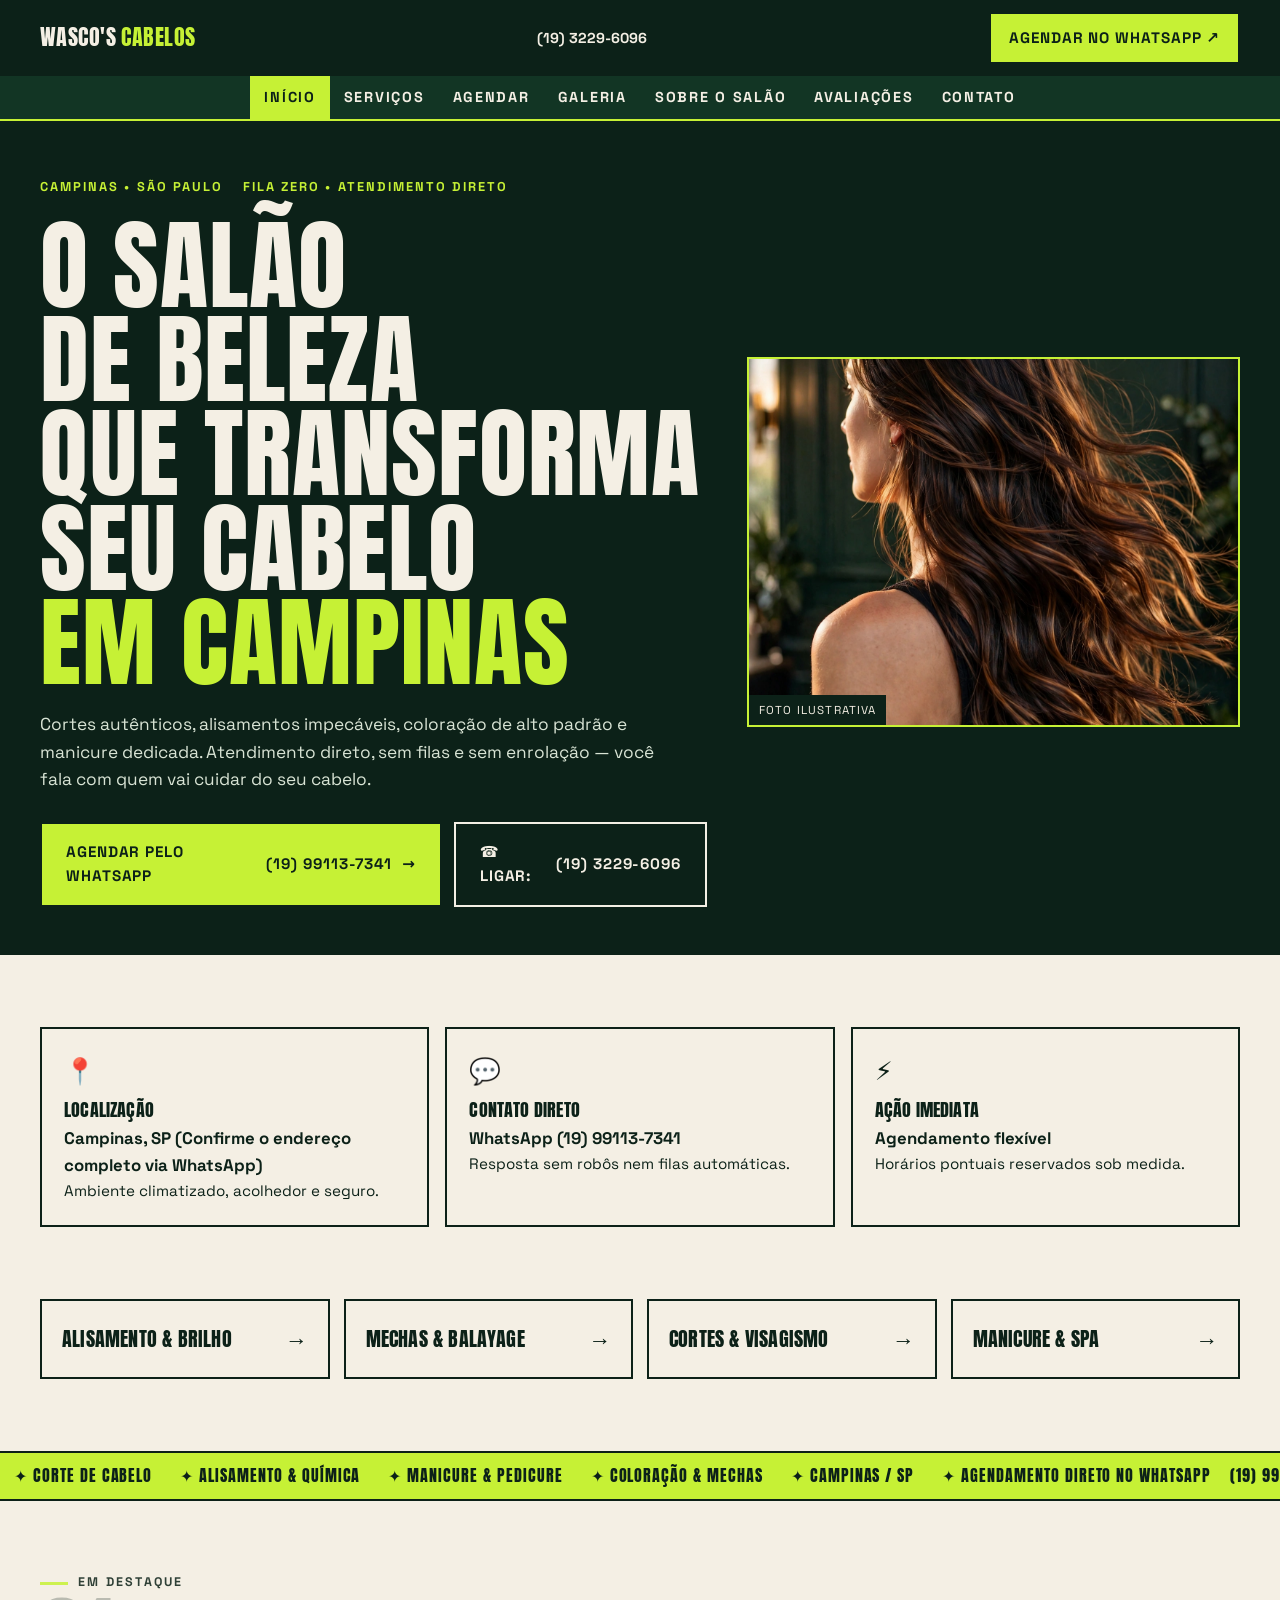
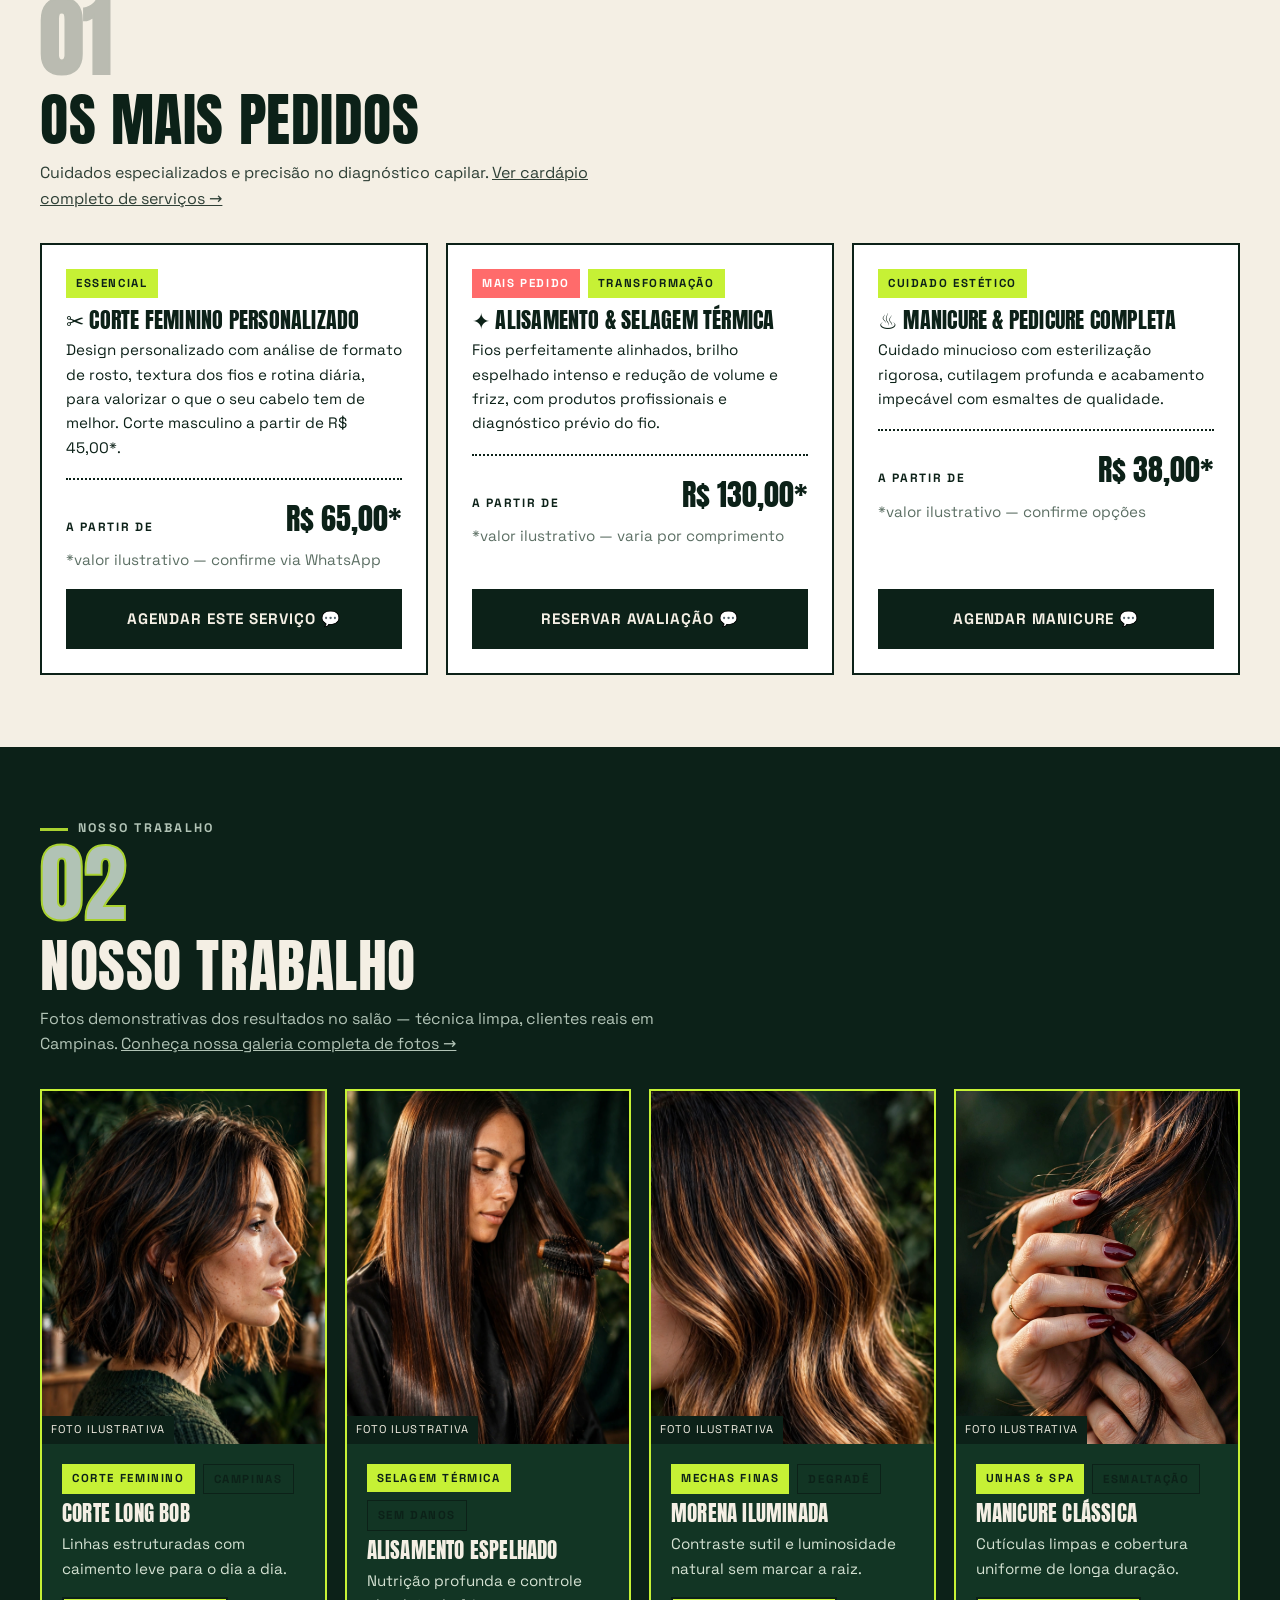
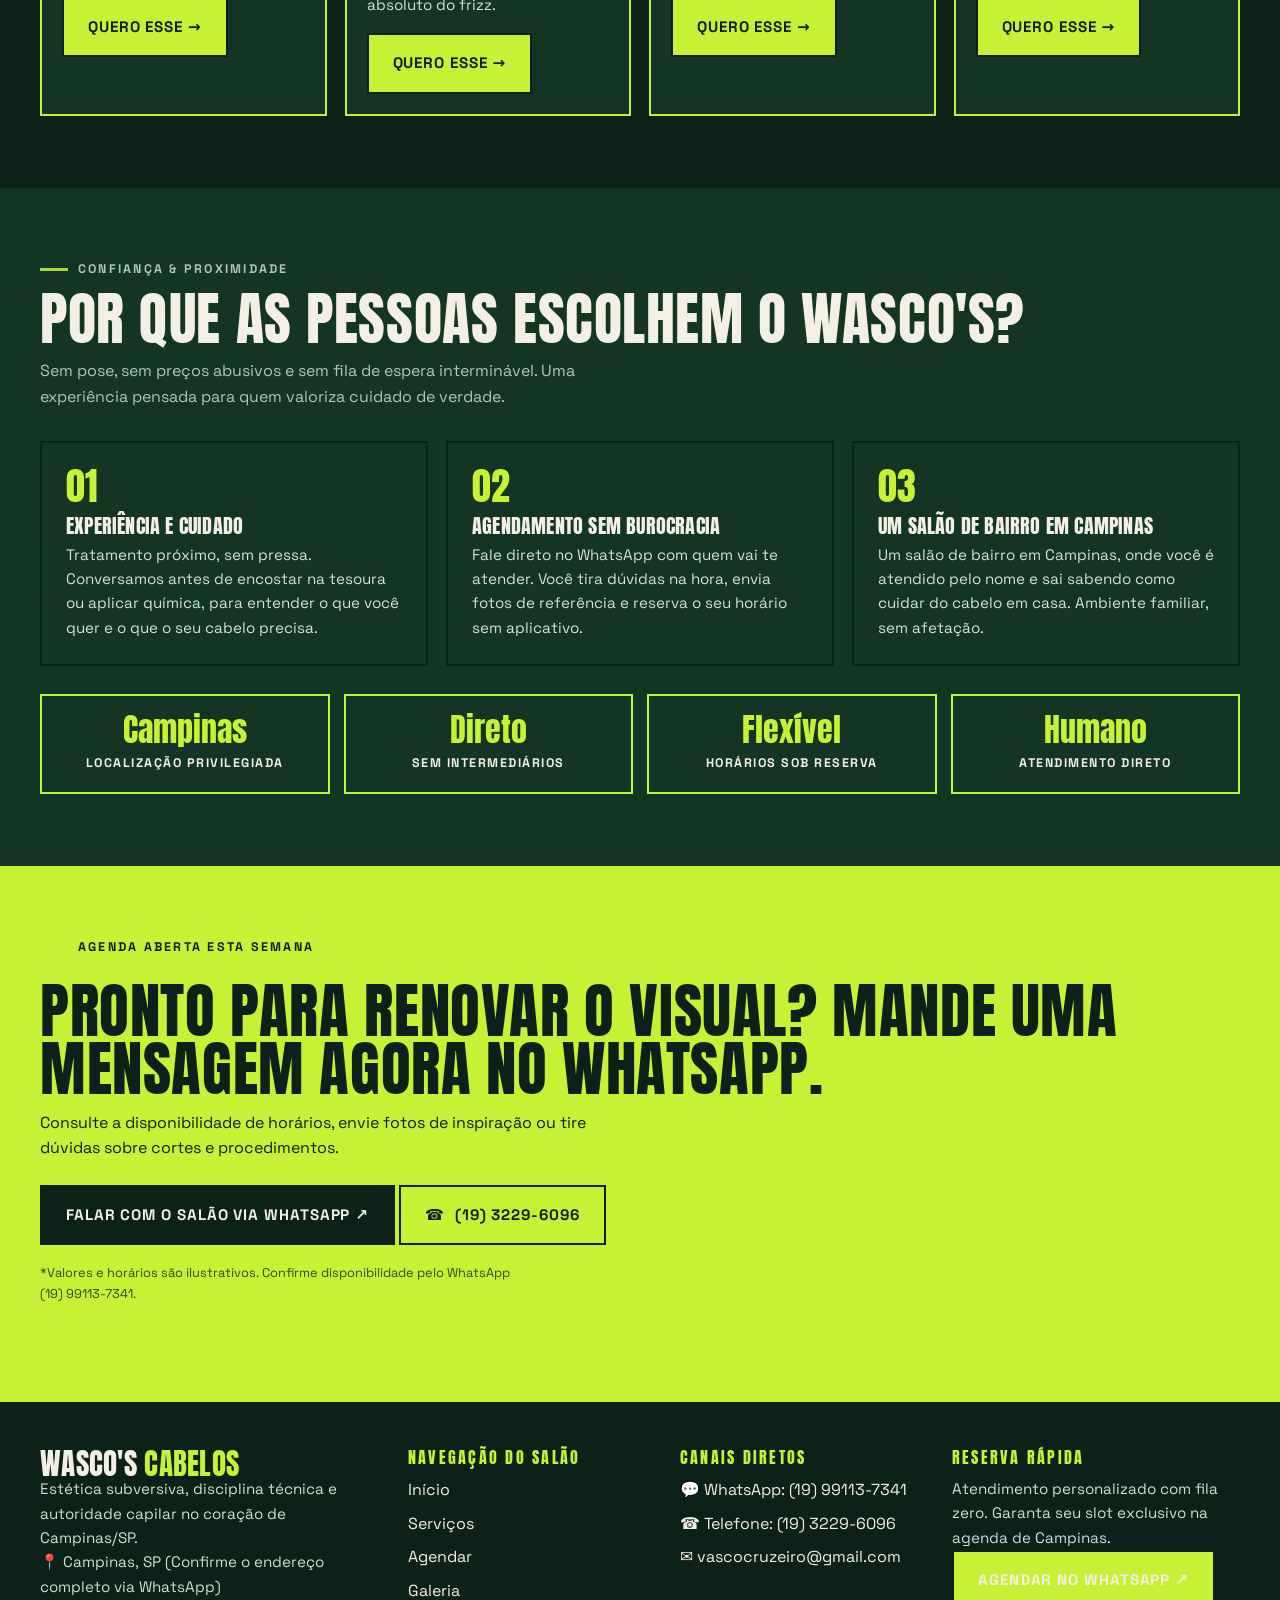
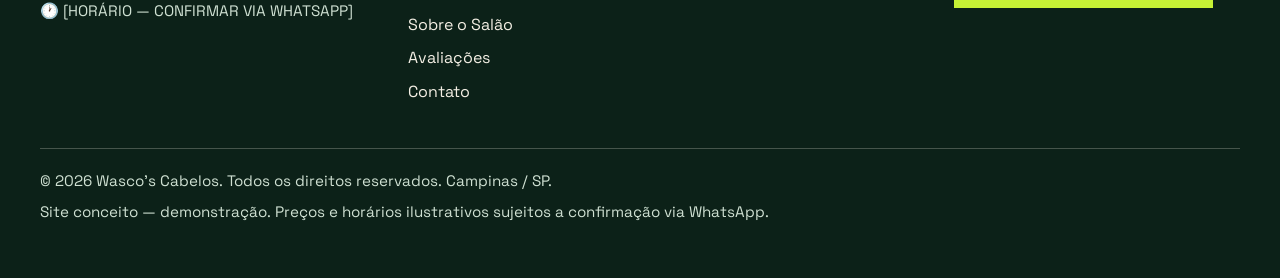
<file: index.html>
<!DOCTYPE html>
<html lang="pt-BR">
<head>
<meta charset="UTF-8">
<meta name="viewport" content="width=device-width, initial-scale=1.0">
<title>Wasco's Cabelos — Salão de Beleza em Campinas/SP | Cortes, Alisamento, Coloração e Manicure</title>
<meta name="description" content="Wasco's Cabelos é um salão de beleza em Campinas/SP. Cortes, alisamento, coloração, mechas e manicure com agendamento direto pelo WhatsApp (19) 99113-7341.">
<link rel="stylesheet" href="style.css">
</head>
<body>
<header class="site-header">
  <div class="wrap header-inner">
    <a class="logo" href="index.html">Wasco's <span>Cabelos</span></a>
    <a class="header-phone" href="tel:+551932296096"><span class="nb">(19) 3229-6096</span></a>
    <a class="btn header-cta" href="https://wa.me/5519991137341?text=Ol%C3%A1%2C%20equipe%20Wasco%27s%20Cabelos!%20Quero%20agendar%20um%20hor%C3%A1rio." target="_blank" rel="noopener">Agendar no WhatsApp ↗</a>
    <button class="nav-toggle" type="button" aria-expanded="false" aria-controls="main-nav">Menu ☰</button>
  </div>
  <nav class="main-nav" id="main-nav" aria-label="Navegação principal">
    <ul>
      <li><a href="index.html" aria-current="page">Início</a></li>
      <li><a href="servicos.html">Serviços</a></li>
      <li><a href="agendar.html">Agendar</a></li>
      <li><a href="galeria.html">Galeria</a></li>
      <li><a href="sobre.html">Sobre o Salão</a></li>
      <li><a href="avaliacoes.html">Avaliações</a></li>
      <li><a href="contato.html">Contato</a></li>
    </ul>
  </nav>
</header>

<main>
  <!-- HERO -->
  <section class="hero">
    <div class="wrap hero-grid">
      <div>
        <p class="hero-kicker"><span>Campinas • São Paulo</span><span>Fila zero • Atendimento direto</span></p>
        <h1><span class="w">O salão</span> <span class="w">de beleza</span> <span class="w">que transforma</span> <span class="w">seu cabelo</span> <span class="w hl">em Campinas</span></h1>
        <p class="lead">Cortes autênticos, alisamentos impecáveis, coloração de alto padrão e manicure dedicada. Atendimento direto, sem filas e sem enrolação — você fala com quem vai cuidar do seu cabelo.</p>
        <div class="hero-actions">
          <a class="btn" href="https://wa.me/5519991137341?text=Ol%C3%A1%2C%20equipe%20Wasco%27s%20Cabelos!%20Quero%20agendar%20um%20hor%C3%A1rio." target="_blank" rel="noopener">Agendar pelo WhatsApp <span class="nb">(19) 99113-7341</span> →</a>
          <a class="btn btn--outline" href="tel:+551932296096">☎ Ligar: <span class="nb">(19) 3229-6096</span></a>
        </div>
      </div>
      <figure class="hero-media">
        <img src="assets/img/hero.webp" alt="Cabelo longo escuro com mechas caramelo, brilho intenso, em salão de beleza" width="900" height="1200">
        <figcaption>Foto ilustrativa</figcaption>
      </figure>
    </div>
  </section>

  <!-- INFO TILES -->
  <section class="section--cream">
    <div class="wrap tiles">
      <article class="tile">
        <div class="tile-icon">📍</div>
        <h3>Localização</h3>
        <p class="tile-strong">Campinas, SP (Confirme o endereço completo via WhatsApp)</p>
        <p>Ambiente climatizado, acolhedor e seguro.</p>
      </article>
      <article class="tile">
        <div class="tile-icon">💬</div>
        <h3>Contato direto</h3>
        <p class="tile-strong">WhatsApp <span class="nb">(19) 99113-7341</span></p>
        <p>Resposta sem robôs nem filas automáticas.</p>
      </article>
      <article class="tile">
        <div class="tile-icon">⚡</div>
        <h3>Ação imediata</h3>
        <p class="tile-strong">Agendamento flexível</p>
        <p>Horários pontuais reservados sob medida.</p>
      </article>
    </div>
  </section>

  <!-- CATEGORY TILES -->
  <section class="section--cream" style="padding-top:0">
    <div class="wrap cat-grid">
      <a class="cat-tile" href="servicos.html#alisamentos"><h3>Alisamento &amp; Brilho</h3><span class="arrow">→</span></a>
      <a class="cat-tile" href="servicos.html#coloracao"><h3>Mechas &amp; Balayage</h3><span class="arrow">→</span></a>
      <a class="cat-tile" href="servicos.html#cortes"><h3>Cortes &amp; Visagismo</h3><span class="arrow">→</span></a>
      <a class="cat-tile" href="servicos.html#manicure"><h3>Manicure &amp; Spa</h3><span class="arrow">→</span></a>
    </div>
  </section>

  <!-- MARQUEE -->
  <div class="ticker" aria-hidden="true">
    <div class="ticker-track">
      <span>✦ Corte de cabelo</span><span>✦ Alisamento &amp; química</span><span>✦ Manicure &amp; pedicure</span><span>✦ Coloração &amp; mechas</span><span>✦ Campinas / SP</span><span>✦ Agendamento direto no WhatsApp <span class="nb">(19) 99113-7341</span></span>
      <span>✦ Corte de cabelo</span><span>✦ Alisamento &amp; química</span><span>✦ Manicure &amp; pedicure</span><span>✦ Coloração &amp; mechas</span><span>✦ Campinas / SP</span><span>✦ Agendamento direto no WhatsApp <span class="nb">(19) 99113-7341</span></span>
    </div>
  </div>

  <!-- FEATURED SERVICES -->
  <section class="section--cream">
    <div class="wrap">
      <div class="section-head">
        <p class="eyebrow">Em destaque</p>
        <p class="section-num on-cream">01</p>
        <h2>Os mais pedidos</h2>
        <p>Cuidados especializados e precisão no diagnóstico capilar. <a href="servicos.html">Ver cardápio completo de serviços →</a></p>
      </div>
      <div class="service-grid">
        <article class="service-card">
          <div class="badges"><span class="badge">Essencial</span></div>
          <h3>✂ Corte feminino personalizado</h3>
          <p>Design personalizado com análise de formato de rosto, textura dos fios e rotina diária, para valorizar o que o seu cabelo tem de melhor. Corte masculino a partir de R$ 45,00*.</p>
          <div class="price-row"><span class="from">A partir de</span><span class="price">R$ 65,00*</span></div>
          <p class="price-note">*valor ilustrativo — confirme via WhatsApp</p>
          <a class="btn btn--dark" href="agendar.html">Agendar este serviço 💬</a>
        </article>
        <article class="service-card">
          <div class="badges"><span class="badge badge--coral">Mais pedido</span><span class="badge">Transformação</span></div>
          <h3>✦ Alisamento &amp; selagem térmica</h3>
          <p>Fios perfeitamente alinhados, brilho espelhado intenso e redução de volume e frizz, com produtos profissionais e diagnóstico prévio do fio.</p>
          <div class="price-row"><span class="from">A partir de</span><span class="price">R$ 130,00*</span></div>
          <p class="price-note">*valor ilustrativo — varia por comprimento</p>
          <a class="btn btn--dark" href="agendar.html">Reservar avaliação 💬</a>
        </article>
        <article class="service-card">
          <div class="badges"><span class="badge">Cuidado estético</span></div>
          <h3>♨ Manicure &amp; pedicure completa</h3>
          <p>Cuidado minucioso com esterilização rigorosa, cutilagem profunda e acabamento impecável com esmaltes de qualidade.</p>
          <div class="price-row"><span class="from">A partir de</span><span class="price">R$ 38,00*</span></div>
          <p class="price-note">*valor ilustrativo — confirme opções</p>
          <a class="btn btn--dark" href="agendar.html">Agendar manicure 💬</a>
        </article>
      </div>
    </div>
  </section>

  <!-- GALLERY STRIP -->
  <section class="section--dark">
    <div class="wrap">
      <div class="section-head">
        <p class="eyebrow">Nosso trabalho</p>
        <p class="section-num">02</p>
        <h2>Nosso trabalho</h2>
        <p>Fotos demonstrativas dos resultados no salão — técnica limpa, clientes reais em Campinas. <a href="galeria.html">Conheça nossa galeria completa de fotos →</a></p>
      </div>
      <div class="work-grid">
        <article class="work-card">
          <figure><img src="assets/img/galeria-longbob.webp" alt="Corte long bob texturizado em cabelo escuro" loading="lazy" width="800" height="1000"><figcaption>Foto ilustrativa</figcaption></figure>
          <div class="work-body">
            <div class="work-cat"><span class="badge">Corte feminino</span><span class="badge badge--outline">Campinas</span></div>
            <h3>Corte long bob</h3>
            <p>Linhas estruturadas com caimento leve para o dia a dia.</p>
            <a class="btn" data-wa-work="Corte Long Bob" href="https://wa.me/5519991137341" target="_blank" rel="noopener">Quero esse →</a>
          </div>
        </article>
        <article class="work-card">
          <figure><img src="assets/img/galeria-selagem.webp" alt="Cabelo longo liso com brilho espelhado" loading="lazy" width="800" height="1000"><figcaption>Foto ilustrativa</figcaption></figure>
          <div class="work-body">
            <div class="work-cat"><span class="badge">Selagem térmica</span><span class="badge badge--outline">Sem danos</span></div>
            <h3>Alisamento espelhado</h3>
            <p>Nutrição profunda e controle absoluto do frizz.</p>
            <a class="btn" data-wa-work="Alisamento Espelhado" href="https://wa.me/5519991137341" target="_blank" rel="noopener">Quero esse →</a>
          </div>
        </article>
        <article class="work-card">
          <figure><img src="assets/img/galeria-morena.webp" alt="Morena iluminada com mechas caramelo em degradê suave" loading="lazy" width="800" height="1000"><figcaption>Foto ilustrativa</figcaption></figure>
          <div class="work-body">
            <div class="work-cat"><span class="badge">Mechas finas</span><span class="badge badge--outline">Degradê</span></div>
            <h3>Morena iluminada</h3>
            <p>Contraste sutil e luminosidade natural sem marcar a raiz.</p>
            <a class="btn" data-wa-work="Morena Iluminada" href="https://wa.me/5519991137341" target="_blank" rel="noopener">Quero esse →</a>
          </div>
        </article>
        <article class="work-card">
          <figure><img src="assets/img/galeria-manicure.webp" alt="Manicure com esmalte vinho intenso" loading="lazy" width="800" height="1000"><figcaption>Foto ilustrativa</figcaption></figure>
          <div class="work-body">
            <div class="work-cat"><span class="badge">Unhas &amp; spa</span><span class="badge badge--outline">Esmaltação</span></div>
            <h3>Manicure clássica</h3>
            <p>Cutículas limpas e cobertura uniforme de longa duração.</p>
            <a class="btn" data-wa-work="Manicure Clássica" href="https://wa.me/5519991137341" target="_blank" rel="noopener">Quero esse →</a>
          </div>
        </article>
      </div>
    </div>
  </section>

  <!-- TRUST -->
  <section class="section--green2">
    <div class="wrap">
      <div class="section-head">
        <p class="eyebrow">Confiança &amp; proximidade</p>
        <h2>Por que as pessoas escolhem o Wasco's?</h2>
        <p>Sem pose, sem preços abusivos e sem fila de espera interminável. Uma experiência pensada para quem valoriza cuidado de verdade.</p>
      </div>
      <div class="reasons">
        <article class="reason">
          <div class="num">01</div>
          <h3>Experiência e cuidado</h3>
          <p>Tratamento próximo, sem pressa. Conversamos antes de encostar na tesoura ou aplicar química, para entender o que você quer e o que o seu cabelo precisa.</p>
        </article>
        <article class="reason">
          <div class="num">02</div>
          <h3>Agendamento sem burocracia</h3>
          <p>Fale direto no WhatsApp com quem vai te atender. Você tira dúvidas na hora, envia fotos de referência e reserva o seu horário sem aplicativo.</p>
        </article>
        <article class="reason">
          <div class="num">03</div>
          <h3>Um salão de bairro em Campinas</h3>
          <p>Um salão de bairro em Campinas, onde você é atendido pelo nome e sai sabendo como cuidar do cabelo em casa. Ambiente familiar, sem afetação.</p>
        </article>
      </div>
      <div class="stat-grid">
        <div class="stat"><div class="stat-big">Campinas</div><div class="stat-label">Localização privilegiada</div></div>
        <div class="stat"><div class="stat-big">Direto</div><div class="stat-label">Sem intermediários</div></div>
        <div class="stat"><div class="stat-big">Flexível</div><div class="stat-label">Horários sob reserva</div></div>
        <div class="stat"><div class="stat-big">Humano</div><div class="stat-label">Atendimento direto</div></div>
      </div>
    </div>
  </section>

  <!-- CTA BANNER -->
  <section class="cta-banner">
    <div class="wrap">
      <p class="eyebrow">Agenda aberta esta semana</p>
      <h2>Pronto para renovar o visual? Mande uma mensagem agora no WhatsApp.</h2>
      <p>Consulte a disponibilidade de horários, envie fotos de inspiração ou tire dúvidas sobre cortes e procedimentos.</p>
      <a class="btn btn--dark" href="https://wa.me/5519991137341?text=Ol%C3%A1%2C%20equipe%20Wasco%27s%20Cabelos!%20Quero%20agendar%20um%20hor%C3%A1rio." target="_blank" rel="noopener">Falar com o salão via WhatsApp ↗</a>
      <a class="btn btn--outline-dark" href="tel:+551932296096">☎ <span class="nb">(19) 3229-6096</span></a>
      <p class="fine">*Valores e horários são ilustrativos. Confirme disponibilidade pelo WhatsApp <span class="nb">(19) 99113-7341</span>.</p>
    </div>
  </section>
</main>

<footer class="site-footer">
  <div class="wrap footer-grid">
    <div>
      <h2 class="logo-foot">Wasco's <span class="lime">Cabelos</span></h2>
      <p>Estética subversiva, disciplina técnica e autoridade capilar no coração de Campinas/SP.</p>
      <p>📍 Campinas, SP (Confirme o endereço completo via WhatsApp)</p>
      <p>🕐 [HORÁRIO — CONFIRMAR VIA WHATSAPP]</p>
    </div>
    <div>
      <h3>Navegação do salão</h3>
      <ul>
        <li><a href="index.html">Início</a></li>
        <li><a href="servicos.html">Serviços</a></li>
        <li><a href="agendar.html">Agendar</a></li>
        <li><a href="galeria.html">Galeria</a></li>
        <li><a href="sobre.html">Sobre o Salão</a></li>
        <li><a href="avaliacoes.html">Avaliações</a></li>
        <li><a href="contato.html">Contato</a></li>
      </ul>
    </div>
    <div>
      <h3>Canais diretos</h3>
      <ul>
        <li>💬 WhatsApp: <a href="https://wa.me/5519991137341" target="_blank" rel="noopener"><span class="nb">(19) 99113-7341</span></a></li>
        <li>☎ Telefone: <a href="tel:+551932296096"><span class="nb">(19) 3229-6096</span></a></li>
        <li>✉ <a href="mailto:vascocruzeiro@gmail.com">vascocruzeiro@gmail.com</a></li>
      </ul>
    </div>
    <div>
      <h3>Reserva rápida</h3>
      <p>Atendimento personalizado com fila zero. Garanta seu slot exclusivo na agenda de Campinas.</p>
      <a class="btn" href="https://wa.me/5519991137341?text=Ol%C3%A1%2C%20equipe%20Wasco%27s%20Cabelos!%20Quero%20agendar%20um%20hor%C3%A1rio." target="_blank" rel="noopener">Agendar no WhatsApp ↗</a>
    </div>
  </div>
  <div class="wrap footer-bottom">
    <p>© 2026 Wasco's Cabelos. Todos os direitos reservados. Campinas / SP.</p>
    <p>Site conceito — demonstração. Preços e horários ilustrativos sujeitos a confirmação via WhatsApp.</p>
  </div>
</footer>

<a class="sticky-wa" href="https://wa.me/5519991137341?text=Ol%C3%A1%2C%20equipe%20Wasco%27s%20Cabelos!%20Quero%20agendar%20um%20hor%C3%A1rio." target="_blank" rel="noopener"><span class="wa-dot"></span> Agendar via WhatsApp 💬</a>
<script src="app.js"></script>
</body>
</html>
</file>
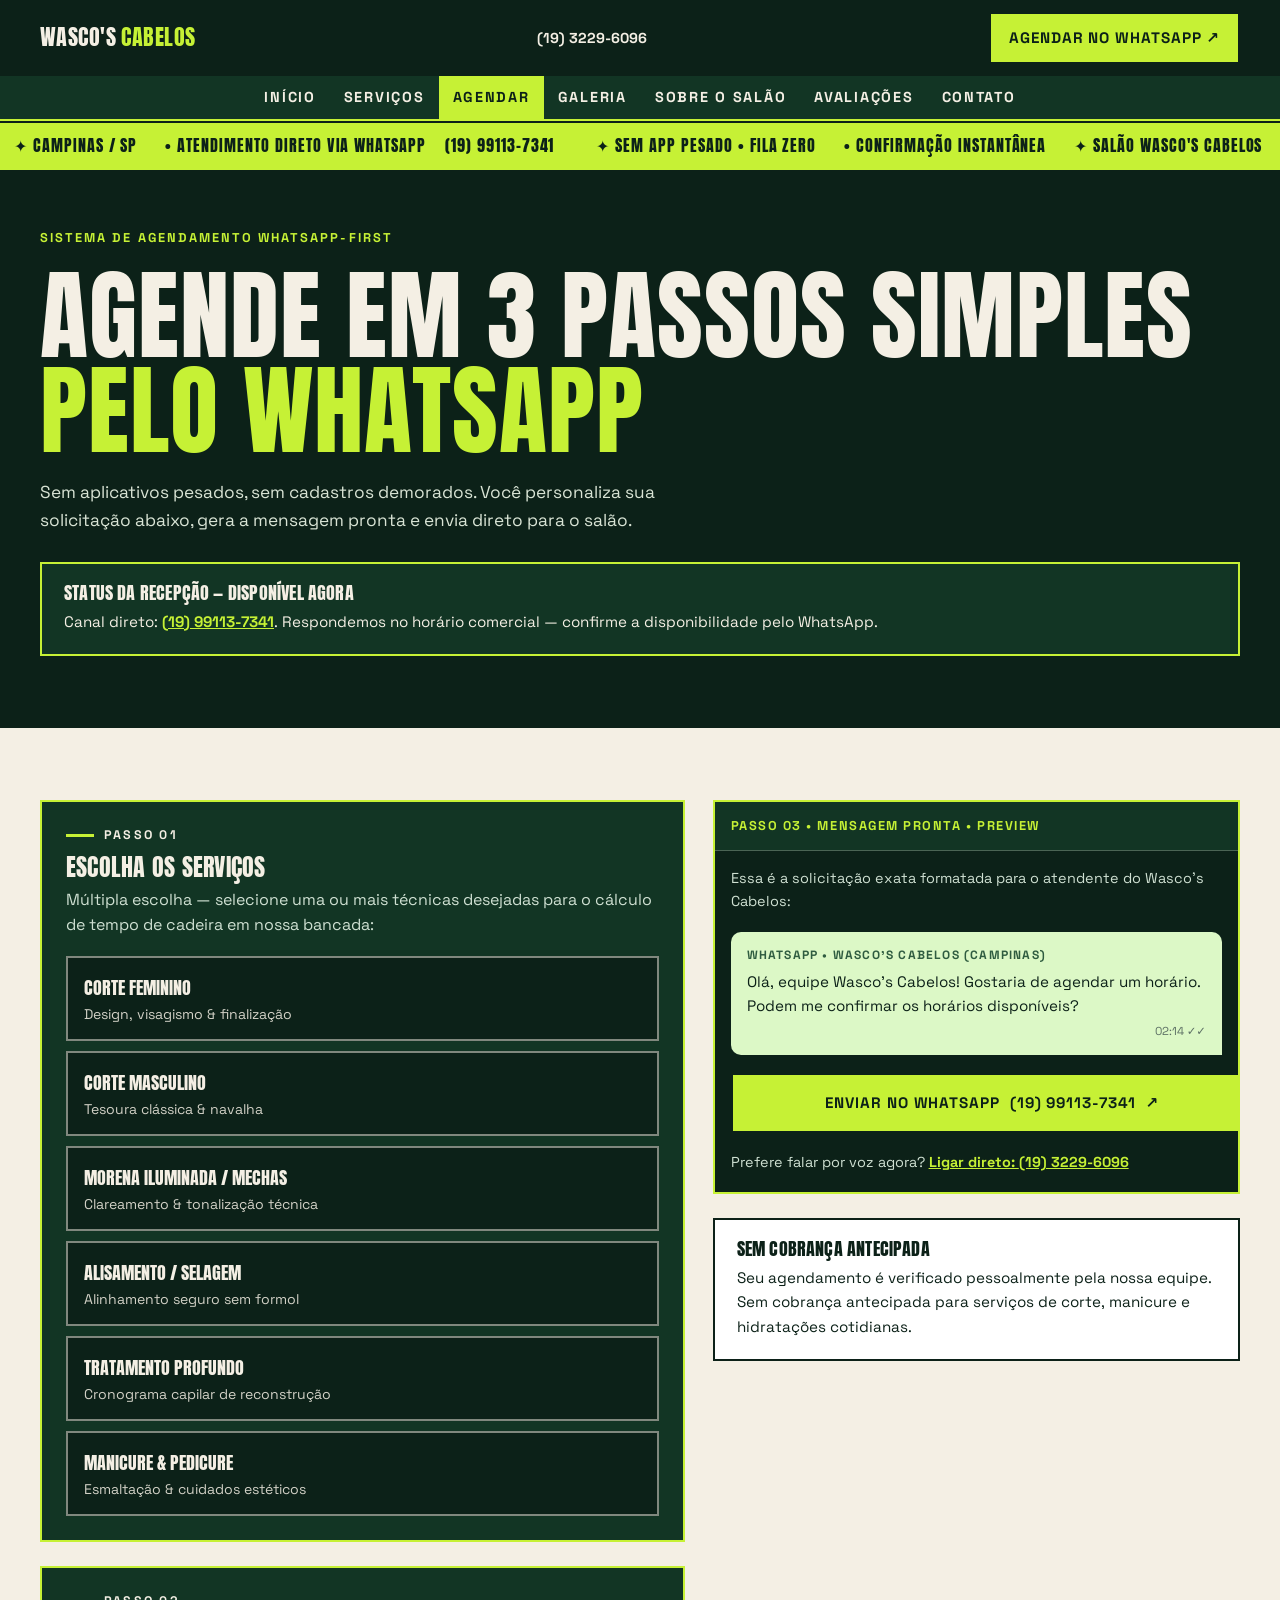
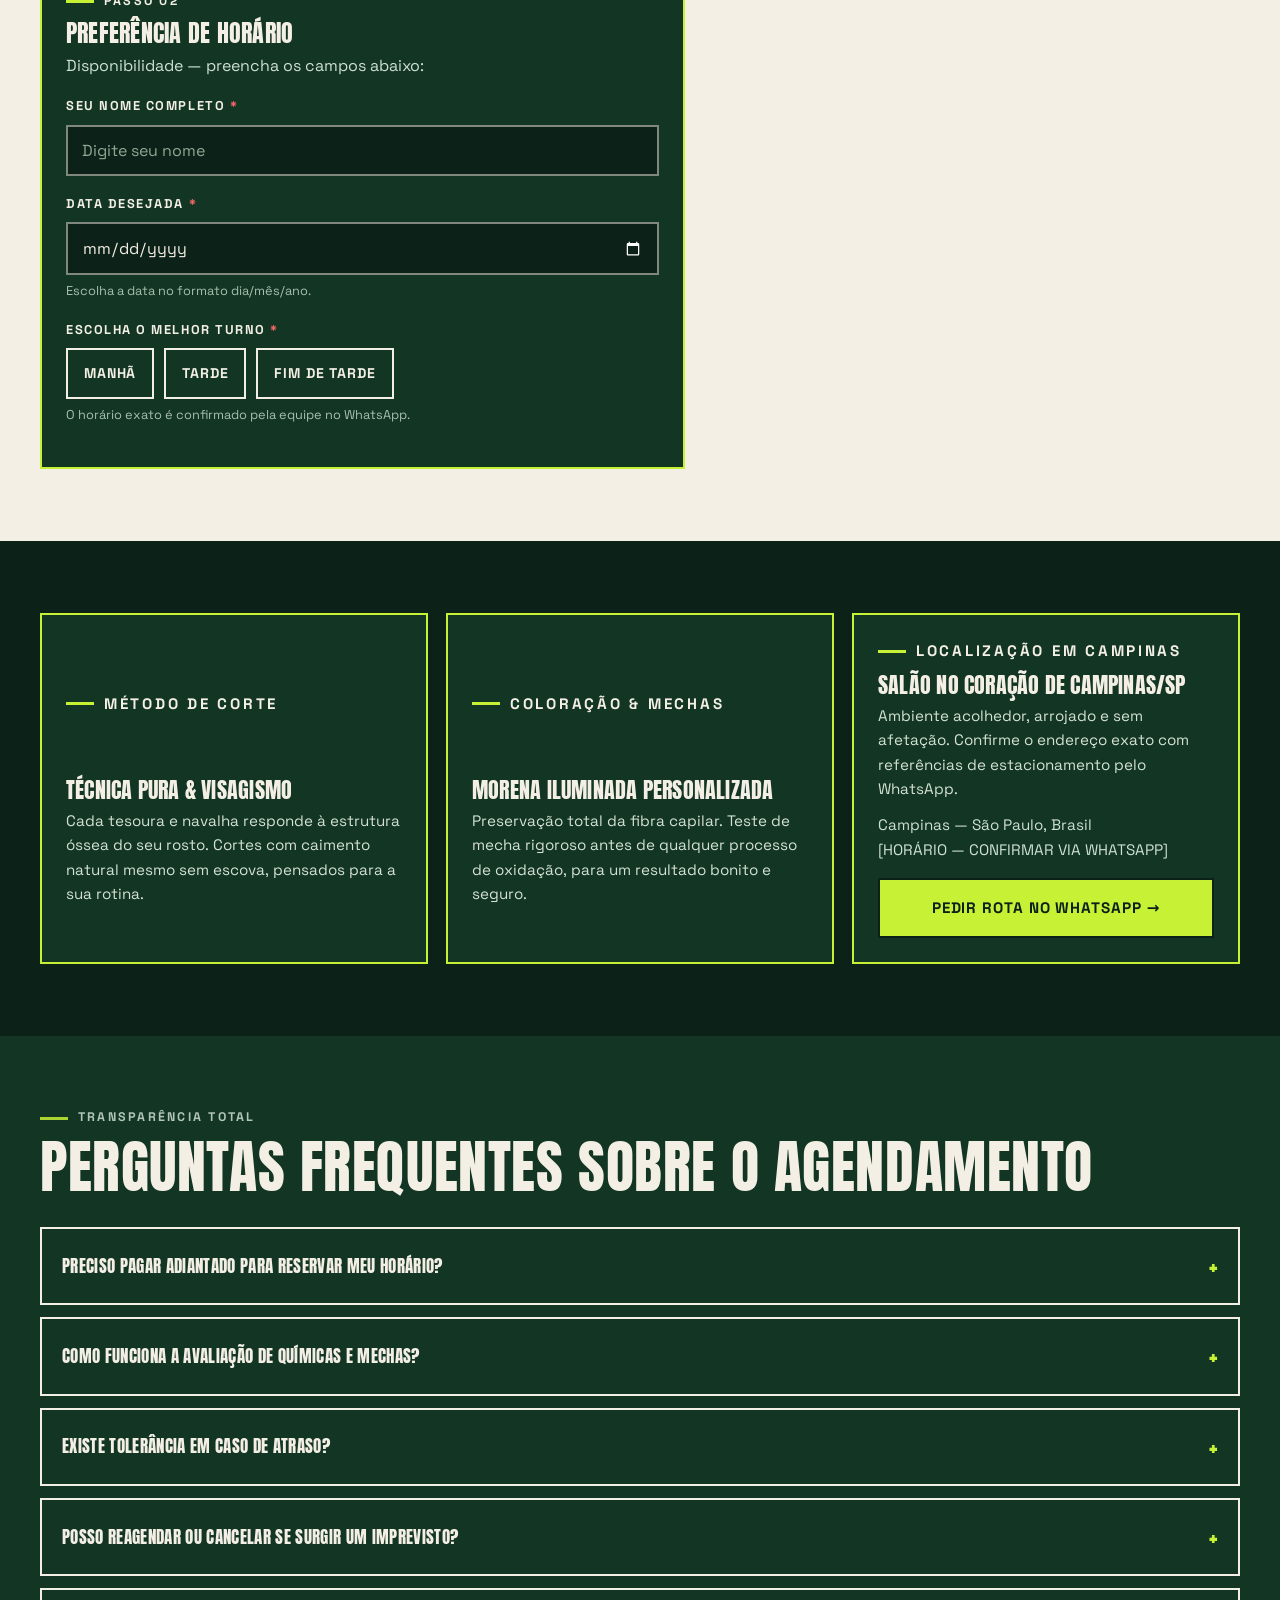
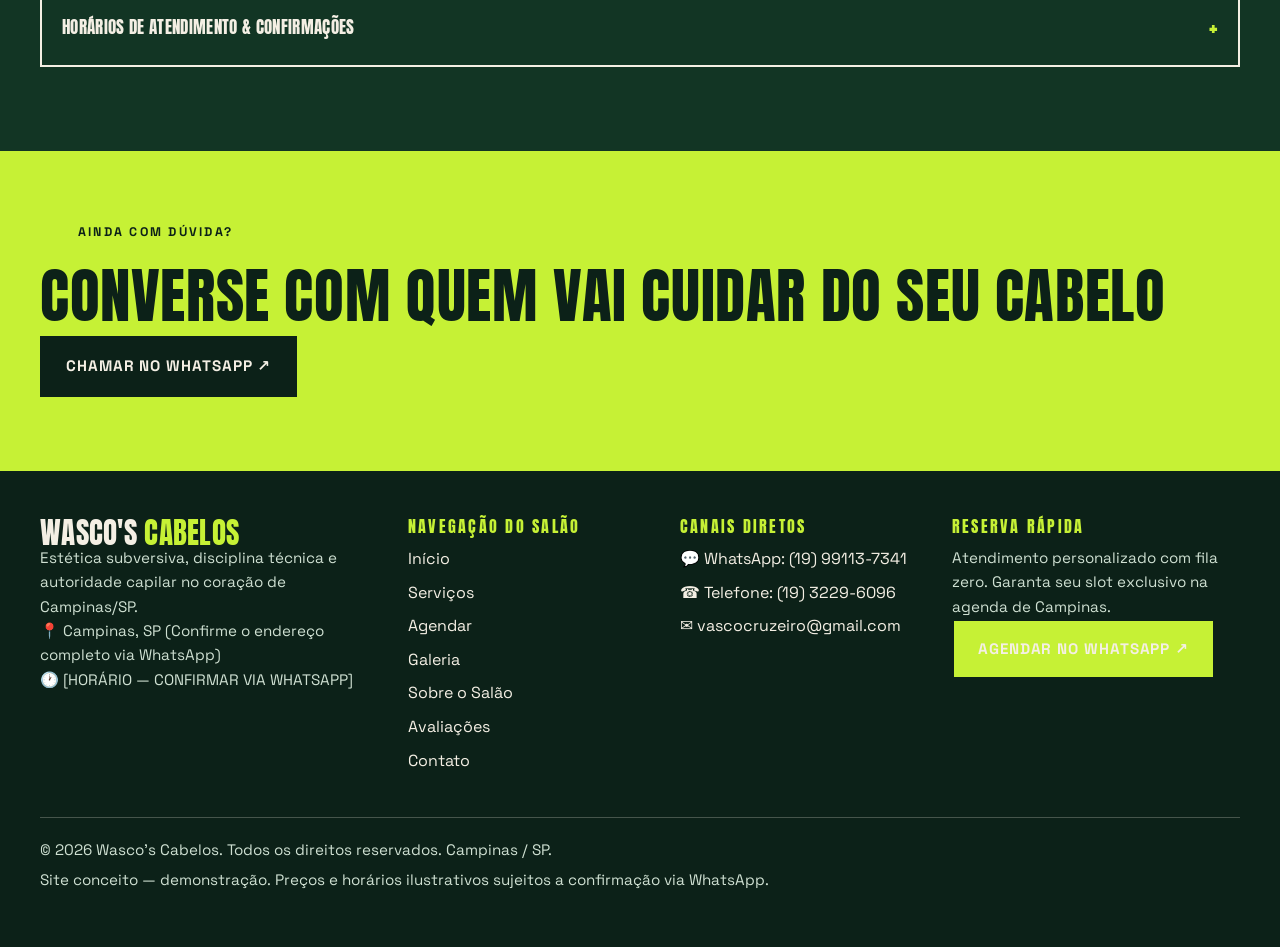
<file: agendar.html>
<!DOCTYPE html>
<html lang="pt-BR">
<head>
<meta charset="UTF-8">
<meta name="viewport" content="width=device-width, initial-scale=1.0">
<title>Agendar — Wasco's Cabelos | Agende em 3 passos pelo WhatsApp | Campinas/SP</title>
<meta name="description" content="Agende seu horário no Wasco's Cabelos em 3 passos: escolha o serviço, a data e o turno, e envie a mensagem pronta no WhatsApp (19) 99113-7341.">
<link rel="stylesheet" href="style.css">
</head>
<body>
<header class="site-header">
  <div class="wrap header-inner">
    <a class="logo" href="index.html">Wasco's <span>Cabelos</span></a>
    <a class="header-phone" href="tel:+551932296096"><span class="nb">(19) 3229-6096</span></a>
    <a class="btn header-cta" href="https://wa.me/5519991137341?text=Ol%C3%A1%2C%20equipe%20Wasco%27s%20Cabelos!%20Quero%20agendar%20um%20hor%C3%A1rio." target="_blank" rel="noopener">Agendar no WhatsApp ↗</a>
    <button class="nav-toggle" type="button" aria-expanded="false" aria-controls="main-nav">Menu ☰</button>
  </div>
  <nav class="main-nav" id="main-nav" aria-label="Navegação principal">
    <ul>
      <li><a href="index.html">Início</a></li>
      <li><a href="servicos.html">Serviços</a></li>
      <li><a href="agendar.html" aria-current="page">Agendar</a></li>
      <li><a href="galeria.html">Galeria</a></li>
      <li><a href="sobre.html">Sobre o Salão</a></li>
      <li><a href="avaliacoes.html">Avaliações</a></li>
      <li><a href="contato.html">Contato</a></li>
    </ul>
  </nav>
</header>

<main>
  <div class="ticker" aria-hidden="true">
    <div class="ticker-track">
      <span>✦ Campinas / SP</span><span>• Atendimento direto via WhatsApp <span class="nb">(19) 99113-7341</span></span><span>✦ Sem app pesado • Fila zero</span><span>• Confirmação instantânea</span><span>✦ Salão Wasco's Cabelos</span><span>• Disponibilidade semanal atualizada</span>
      <span>✦ Campinas / SP</span><span>• Atendimento direto via WhatsApp <span class="nb">(19) 99113-7341</span></span><span>✦ Sem app pesado • Fila zero</span><span>• Confirmação instantânea</span><span>✦ Salão Wasco's Cabelos</span><span>• Disponibilidade semanal atualizada</span>
    </div>
  </div>

  <!-- HERO -->
  <section class="hero">
    <div class="wrap">
      <p class="hero-kicker"><span>Sistema de agendamento WhatsApp-first</span></p>
      <h1><span class="w">Agende em</span> <span class="w">3 passos simples</span> <span class="w hl">pelo WhatsApp</span></h1>
      <p class="lead">Sem aplicativos pesados, sem cadastros demorados. Você personaliza sua solicitação abaixo, gera a mensagem pronta e envia direto para o salão.</p>
      <div class="notice notice--dark">
        <h3>Status da recepção — Disponível agora</h3>
        <p>Canal direto: <a href="https://wa.me/5519991137341" target="_blank" rel="noopener" style="color:var(--lime)"><strong><span class="nb">(19) 99113-7341</span></strong></a>. Respondemos no horário comercial — confirme a disponibilidade pelo WhatsApp.</p>
      </div>
    </div>
  </section>

  <!-- BOOKING FLOW -->
  <section class="section--cream" id="booking-flow">
    <div class="wrap booking-grid">
      <div>
        <!-- STEP 01 -->
        <div class="form-panel" style="margin-bottom:24px">
          <p class="eyebrow">Passo 01</p>
          <h2>Escolha os serviços</h2>
          <p style="color:#cfe0d2;margin-bottom:18px">Múltipla escolha — selecione uma ou mais técnicas desejadas para o cálculo de tempo de cadeira em nossa bancada:</p>
          <div style="display:grid;gap:10px">
            <button type="button" class="svc-toggle" data-service="Corte Feminino" aria-pressed="false"><span class="svc-check">✓</span><span class="svc-name">Corte Feminino</span><span class="svc-desc">Design, visagismo &amp; finalização</span></button>
            <button type="button" class="svc-toggle" data-service="Corte Masculino" aria-pressed="false"><span class="svc-check">✓</span><span class="svc-name">Corte Masculino</span><span class="svc-desc">Tesoura clássica &amp; navalha</span></button>
            <button type="button" class="svc-toggle" data-service="Morena Iluminada / Mechas" aria-pressed="false"><span class="svc-check">✓</span><span class="svc-name">Morena Iluminada / Mechas</span><span class="svc-desc">Clareamento &amp; tonalização técnica</span></button>
            <button type="button" class="svc-toggle" data-service="Alisamento / Selagem" aria-pressed="false"><span class="svc-check">✓</span><span class="svc-name">Alisamento / Selagem</span><span class="svc-desc">Alinhamento seguro sem formol</span></button>
            <button type="button" class="svc-toggle" data-service="Tratamento Profundo" aria-pressed="false"><span class="svc-check">✓</span><span class="svc-name">Tratamento Profundo</span><span class="svc-desc">Cronograma capilar de reconstrução</span></button>
            <button type="button" class="svc-toggle" data-service="Manicure &amp; Pedicure" aria-pressed="false"><span class="svc-check">✓</span><span class="svc-name">Manicure &amp; Pedicure</span><span class="svc-desc">Esmaltação &amp; cuidados estéticos</span></button>
          </div>
        </div>

        <!-- STEP 02 -->
        <div class="form-panel">
          <p class="eyebrow">Passo 02</p>
          <h2>Preferência de horário</h2>
          <p style="color:#cfe0d2;margin-bottom:18px">Disponibilidade — preencha os campos abaixo:</p>
          <div class="field">
            <label for="bk-name">Seu nome completo <span class="req">*</span></label>
            <input type="text" id="bk-name" name="bk-name" placeholder="Digite seu nome" autocomplete="name">
          </div>
          <div class="field">
            <label for="bk-date">Data desejada <span class="req">*</span></label>
            <input type="date" id="bk-date" name="bk-date">
            <p class="hint" id="bk-date-hint">Escolha a data no formato dia/mês/ano.</p>
          </div>
          <fieldset class="field" style="border:0">
            <legend style="font-size:0.8rem;font-weight:700;letter-spacing:0.12em;text-transform:uppercase;margin-bottom:8px">Escolha o melhor turno <span class="req" style="color:var(--coral)">*</span></legend>
            <div class="radio-group">
              <span class="radio-pill"><input type="radio" id="shift-manha" name="bk-shift" value="Manhã"><label for="shift-manha">Manhã</label></span>
              <span class="radio-pill"><input type="radio" id="shift-tarde" name="bk-shift" value="Tarde"><label for="shift-tarde">Tarde</label></span>
              <span class="radio-pill"><input type="radio" id="shift-fim" name="bk-shift" value="Fim de tarde"><label for="shift-fim">Fim de tarde</label></span>
            </div>
            <p class="hint">O horário exato é confirmado pela equipe no WhatsApp.</p>
          </fieldset>
        </div>
      </div>

      <!-- STEP 03 -->
      <div>
        <div class="wa-preview" aria-live="polite">
          <div class="wa-preview-head">Passo 03 • Mensagem pronta • Preview</div>
          <p style="padding:16px 16px 0;color:#cfe0d2;font-size:0.9rem">Essa é a solicitação exata formatada para o atendente do Wasco's Cabelos:</p>
          <div class="wa-bubble"><strong style="display:block;font-size:0.75rem;letter-spacing:0.1em;color:#2f5c40;margin-bottom:6px">WHATSAPP • WASCO'S CABELOS (CAMPINAS)</strong><span id="wa-preview-text">Olá, equipe Wasco's Cabelos! Gostaria de agendar um horário.
Podem me confirmar os horários disponíveis?</span><span class="wa-time" id="wa-preview-time"></span></div>
          <a class="btn btn--block" id="bk-send" href="https://wa.me/5519991137341" target="_blank" rel="noopener">Enviar no WhatsApp <span class="nb">(19) 99113-7341</span> ↗</a>
          <p style="padding:0 16px 18px;color:#cfe0d2;font-size:0.9rem">Prefere falar por voz agora? <a href="tel:+551932296096" style="color:var(--lime)"><strong>Ligar direto: <span class="nb">(19) 3229-6096</span></strong></a></p>
        </div>
        <div class="notice" style="margin-top:24px">
          <h3>Sem cobrança antecipada</h3>
          <p>Seu agendamento é verificado pessoalmente pela nossa equipe. Sem cobrança antecipada para serviços de corte, manicure e hidratações cotidianas.</p>
        </div>
      </div>
    </div>
  </section>

  <!-- TECHNIQUE CARDS -->
  <section class="section--dark">
    <div class="wrap">
      <div class="service-grid">
        <article class="service-card" style="background:var(--green-2);color:var(--cream);border-color:var(--lime)">
          <p class="eyebrow">Método de corte</p>
          <h3>Técnica pura &amp; visagismo</h3>
          <p style="color:#d5e2d3">Cada tesoura e navalha responde à estrutura óssea do seu rosto. Cortes com caimento natural mesmo sem escova, pensados para a sua rotina.</p>
        </article>
        <article class="service-card" style="background:var(--green-2);color:var(--cream);border-color:var(--lime)">
          <p class="eyebrow">Coloração &amp; mechas</p>
          <h3>Morena iluminada personalizada</h3>
          <p style="color:#d5e2d3">Preservação total da fibra capilar. Teste de mecha rigoroso antes de qualquer processo de oxidação, para um resultado bonito e seguro.</p>
        </article>
        <article class="service-card" style="background:var(--green-2);color:var(--cream);border-color:var(--lime)">
          <p class="eyebrow">Localização em Campinas</p>
          <h3>Salão no coração de Campinas/SP</h3>
          <p style="color:#d5e2d3">Ambiente acolhedor, arrojado e sem afetação. Confirme o endereço exato com referências de estacionamento pelo WhatsApp.</p>
          <p style="margin-top:12px;color:#cfe0d2">Campinas — São Paulo, Brasil<br>[HORÁRIO — CONFIRMAR VIA WHATSAPP]</p>
          <a class="btn" href="https://wa.me/5519991137341?text=Ol%C3%A1%2C%20equipe%20Wasco%27s%20Cabelos!%20Podem%20me%20passar%20a%20rota%20do%20sal%C3%A3o%3F" target="_blank" rel="noopener">Pedir rota no WhatsApp →</a>
        </article>
      </div>
    </div>
  </section>

  <!-- FAQ -->
  <section class="section--green2">
    <div class="wrap">
      <div class="section-head">
        <p class="eyebrow">Transparência total</p>
        <h2>Perguntas frequentes sobre o agendamento</h2>
      </div>
      <details class="faq-item">
        <summary>Preciso pagar adiantado para reservar meu horário? <span class="plus">+</span></summary>
        <div class="faq-body"><p>Não. Não cobramos taxa prévia para agendamentos de corte, manicure e hidratações cotidianas. Você confirma o horário pelo WhatsApp e paga no salão, após o atendimento.</p></div>
      </details>
      <details class="faq-item">
        <summary>Como funciona a avaliação de químicas e mechas? <span class="plus">+</span></summary>
        <div class="faq-body"><p>Você pode enviar uma foto recente do seu cabelo à luz natural e uma imagem de referência diretamente no WhatsApp <strong><span class="nb">(19) 99113-7341</span></strong>. Nosso especialista fará uma pré-avaliação do histórico químico e estimará o tempo de bancada antes da sua visita.</p></div>
      </details>
      <details class="faq-item">
        <summary>Existe tolerância em caso de atraso? <span class="plus">+</span></summary>
        <div class="faq-body"><p>Sim — entendemos imprevistos. Avise pelo WhatsApp assim que puder. Trabalhamos com uma agenda organizada para atender todo mundo no horário marcado, então sua comunicação ajuda a manter o atendimento de todos.</p></div>
      </details>
      <details class="faq-item">
        <summary>Posso reagendar ou cancelar se surgir um imprevisto? <span class="plus">+</span></summary>
        <div class="faq-body"><p>Com certeza. Pedimos apenas a gentileza de nos avisar com pelo menos 3 horas de antecedência pelo WhatsApp, para que possamos liberar o horário para outra pessoa.</p></div>
      </details>
      <details class="faq-item">
        <summary>Horários de atendimento &amp; confirmações <span class="plus">+</span></summary>
        <div class="faq-body"><p>[HORÁRIO — CONFIRMAR VIA WHATSAPP]. Horários e tabelas de valores são ilustrativos e sujeitos a confirmação. A confirmação do seu horário é feita diretamente no WhatsApp.</p></div>
      </details>
    </div>
  </section>

  <!-- FINAL CTA -->
  <section class="cta-banner">
    <div class="wrap">
      <p class="eyebrow">Ainda com dúvida?</p>
      <h2>Converse com quem vai cuidar do seu cabelo</h2>
      <a class="btn btn--dark" href="https://wa.me/5519991137341?text=Ol%C3%A1%2C%20equipe%20Wasco%27s%20Cabelos!%20Tenho%20uma%20d%C3%BAvida%20sobre%20agendamento." target="_blank" rel="noopener">Chamar no WhatsApp ↗</a>
    </div>
  </section>
</main>

<footer class="site-footer">
  <div class="wrap footer-grid">
    <div>
      <h2 class="logo-foot">Wasco's <span class="lime">Cabelos</span></h2>
      <p>Estética subversiva, disciplina técnica e autoridade capilar no coração de Campinas/SP.</p>
      <p>📍 Campinas, SP (Confirme o endereço completo via WhatsApp)</p>
      <p>🕐 [HORÁRIO — CONFIRMAR VIA WHATSAPP]</p>
    </div>
    <div>
      <h3>Navegação do salão</h3>
      <ul>
        <li><a href="index.html">Início</a></li>
        <li><a href="servicos.html">Serviços</a></li>
        <li><a href="agendar.html">Agendar</a></li>
        <li><a href="galeria.html">Galeria</a></li>
        <li><a href="sobre.html">Sobre o Salão</a></li>
        <li><a href="avaliacoes.html">Avaliações</a></li>
        <li><a href="contato.html">Contato</a></li>
      </ul>
    </div>
    <div>
      <h3>Canais diretos</h3>
      <ul>
        <li>💬 WhatsApp: <a href="https://wa.me/5519991137341" target="_blank" rel="noopener"><span class="nb">(19) 99113-7341</span></a></li>
        <li>☎ Telefone: <a href="tel:+551932296096"><span class="nb">(19) 3229-6096</span></a></li>
        <li>✉ <a href="mailto:vascocruzeiro@gmail.com">vascocruzeiro@gmail.com</a></li>
      </ul>
    </div>
    <div>
      <h3>Reserva rápida</h3>
      <p>Atendimento personalizado com fila zero. Garanta seu slot exclusivo na agenda de Campinas.</p>
      <a class="btn" href="https://wa.me/5519991137341?text=Ol%C3%A1%2C%20equipe%20Wasco%27s%20Cabelos!%20Quero%20agendar%20um%20hor%C3%A1rio." target="_blank" rel="noopener">Agendar no WhatsApp ↗</a>
    </div>
  </div>
  <div class="wrap footer-bottom">
    <p>© 2026 Wasco's Cabelos. Todos os direitos reservados. Campinas / SP.</p>
    <p>Site conceito — demonstração. Preços e horários ilustrativos sujeitos a confirmação via WhatsApp.</p>
  </div>
</footer>

<a class="sticky-wa" href="https://wa.me/5519991137341?text=Ol%C3%A1%2C%20equipe%20Wasco%27s%20Cabelos!%20Quero%20agendar%20um%20hor%C3%A1rio." target="_blank" rel="noopener"><span class="wa-dot"></span> Agendar via WhatsApp 💬</a>
<script src="app.js"></script>
</body>
</html>
</file>
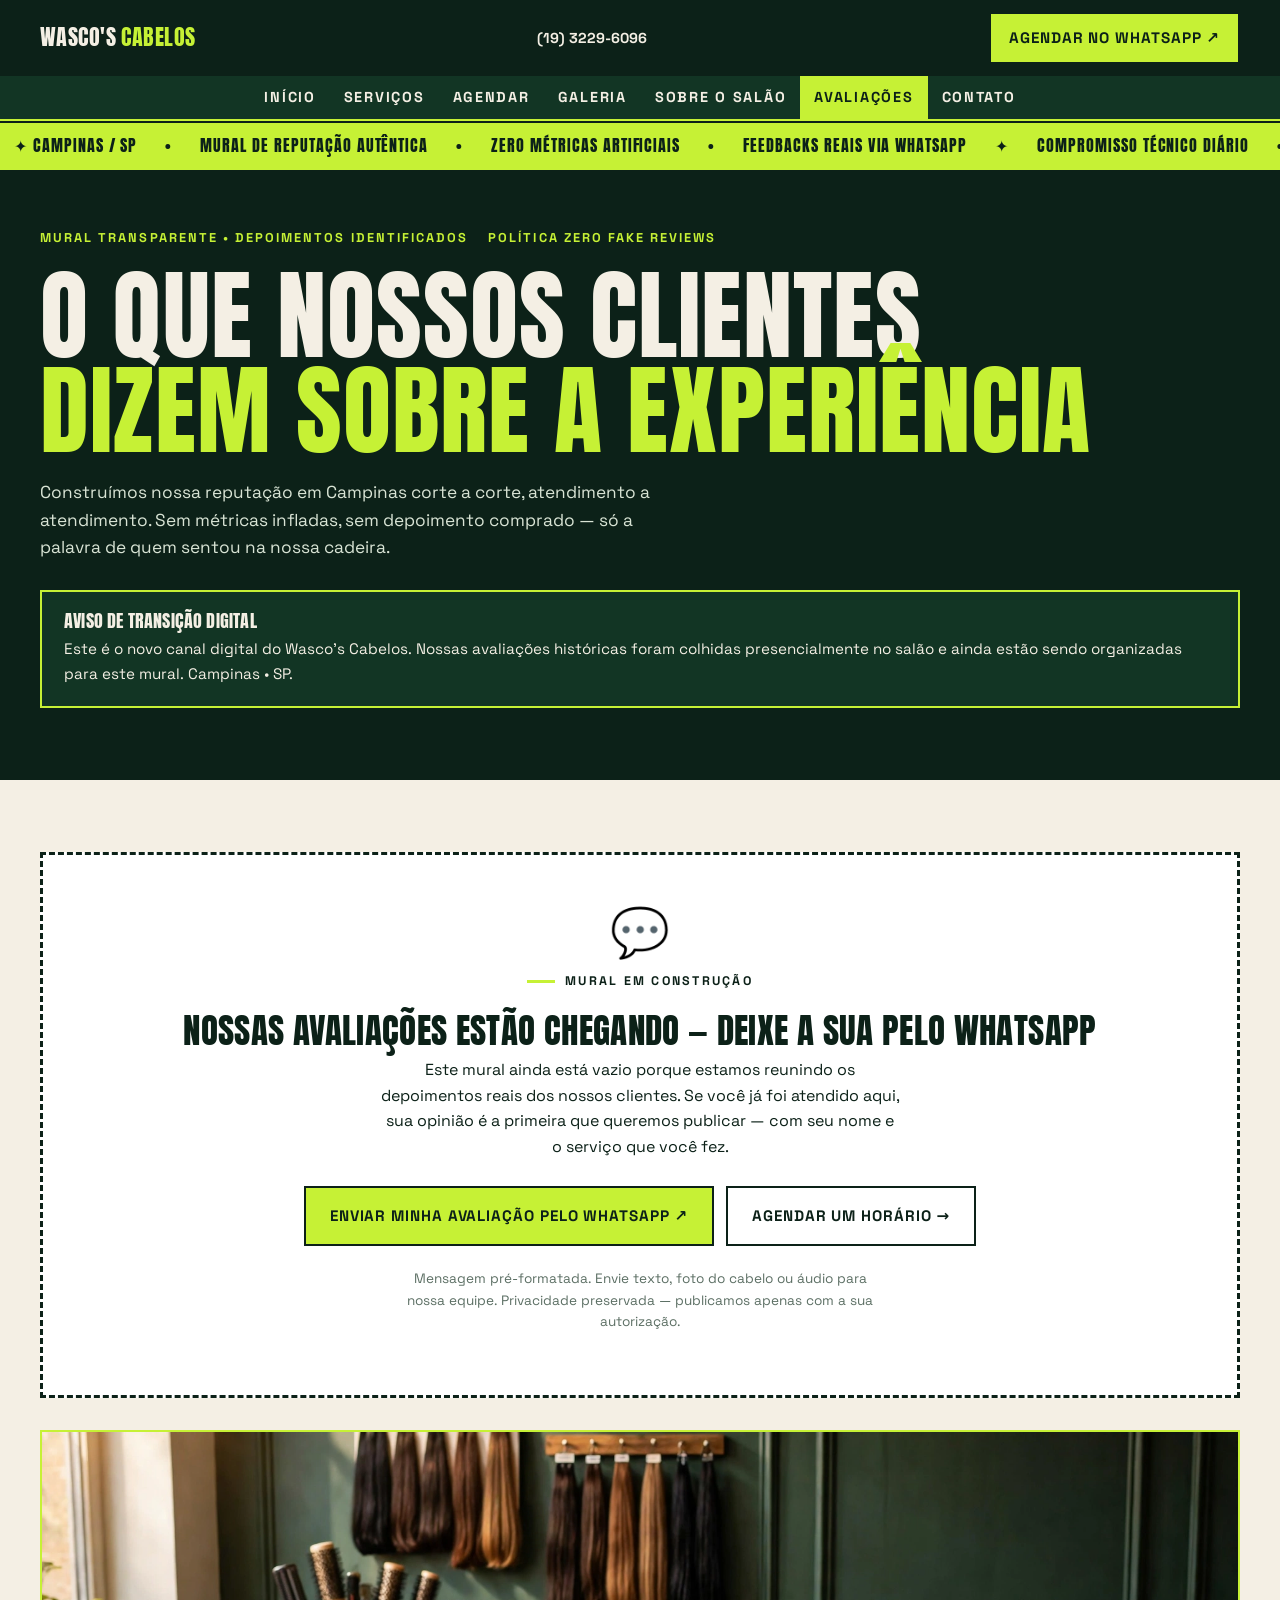
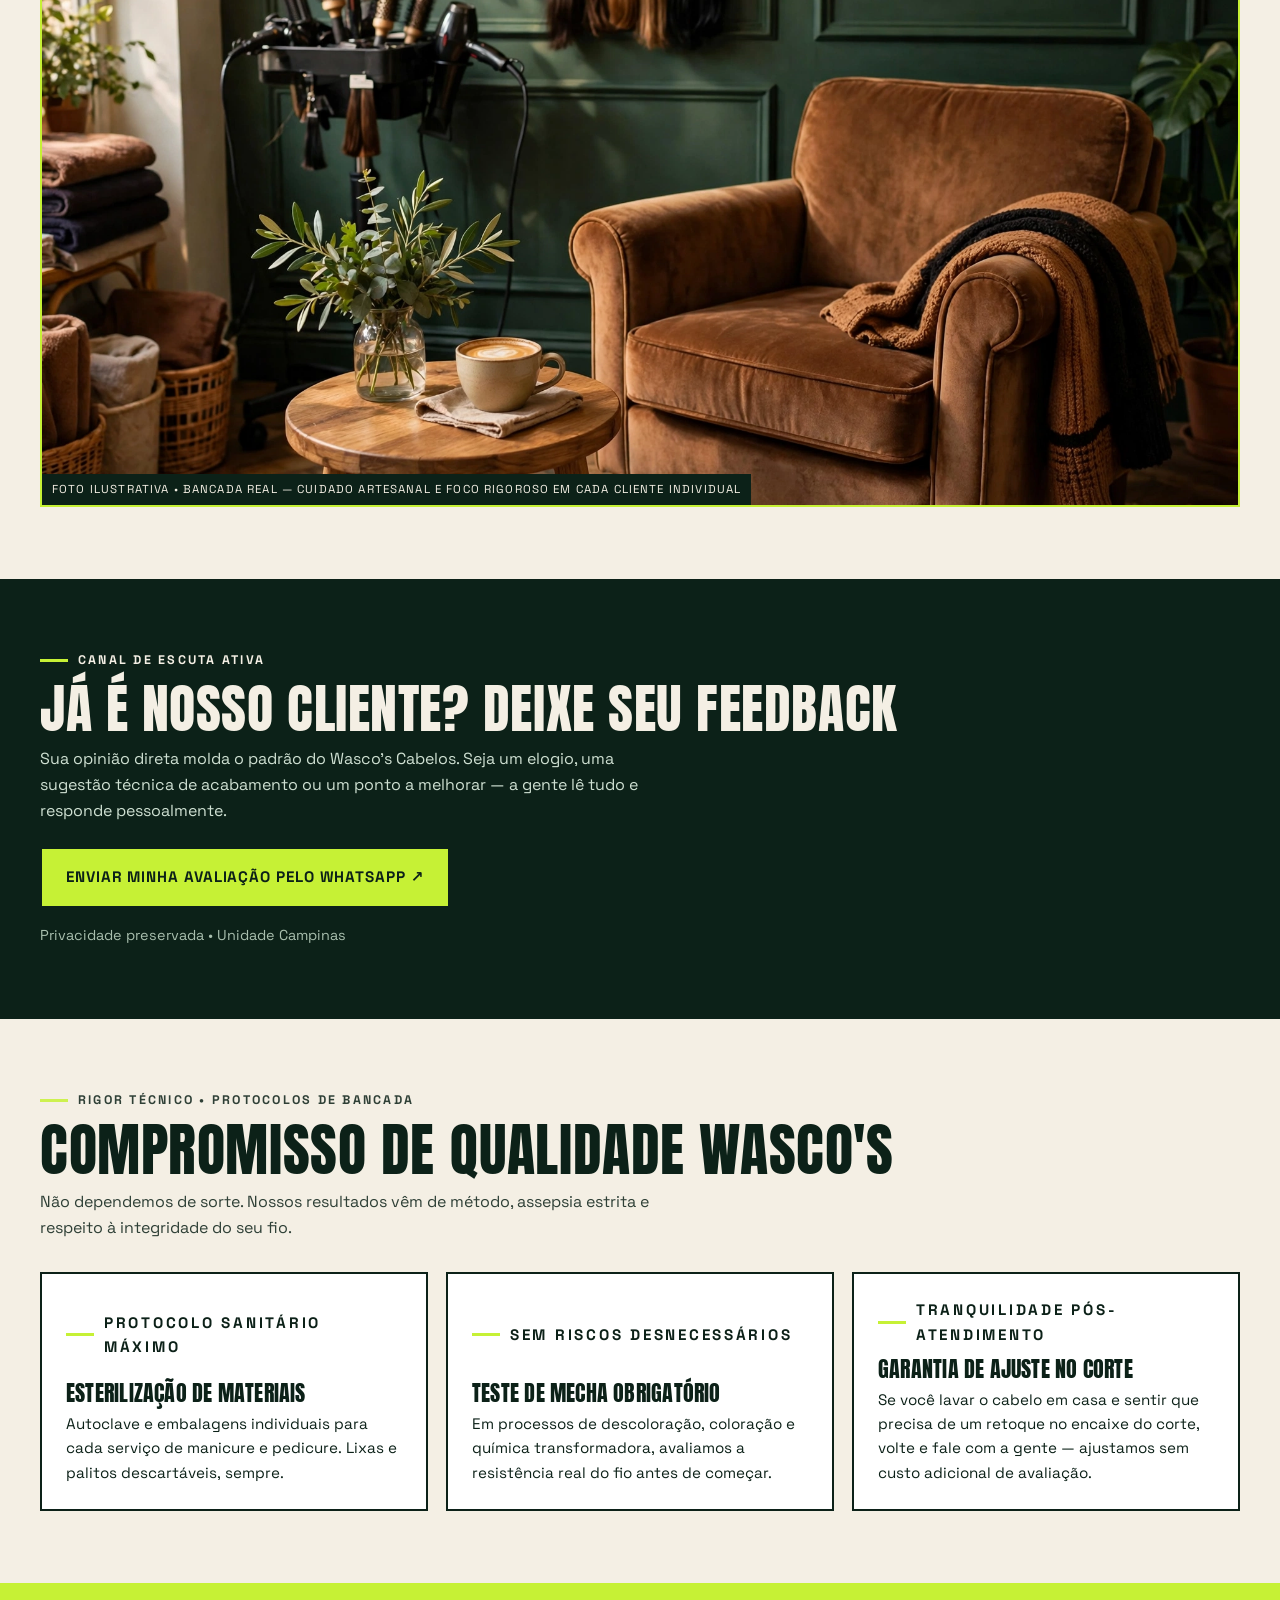
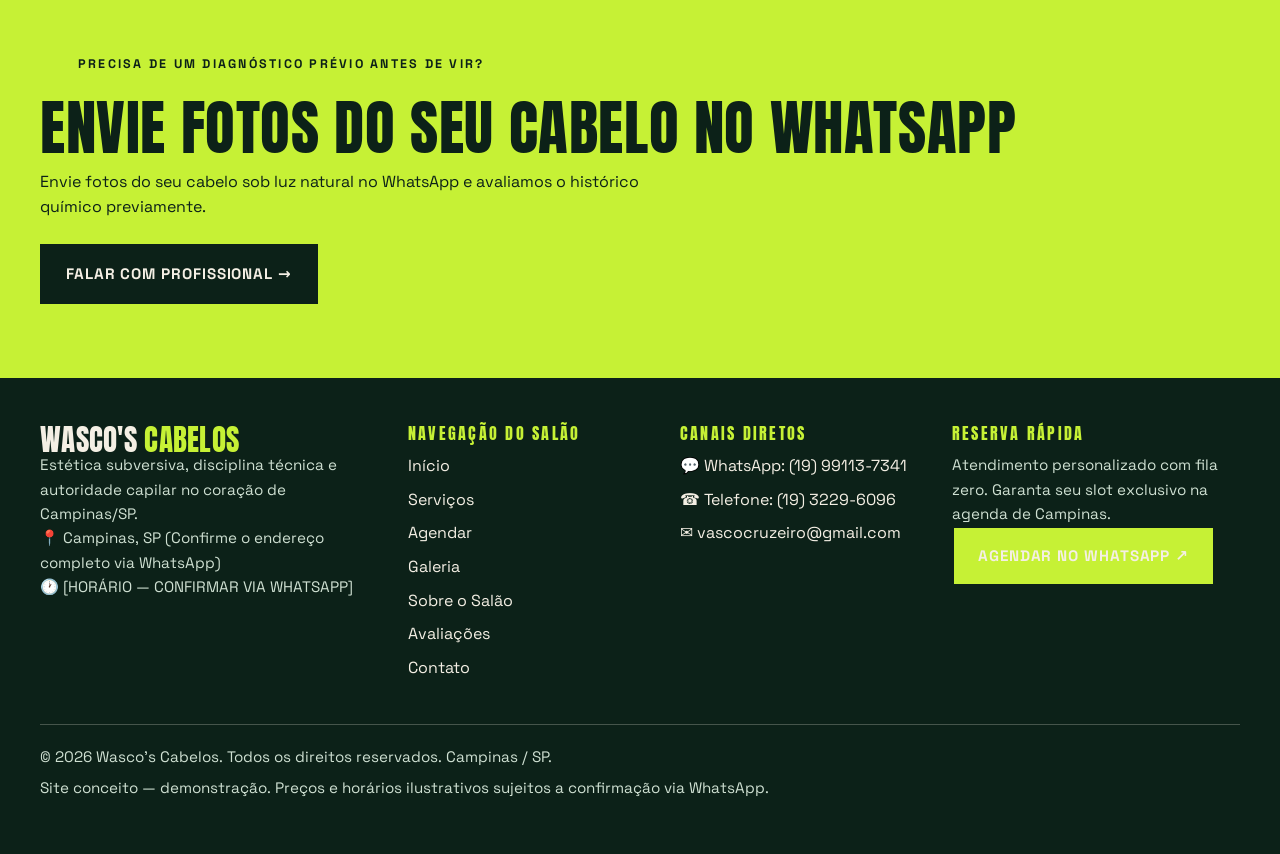
<file: avaliacoes.html>
<!DOCTYPE html>
<html lang="pt-BR">
<head>
<meta charset="UTF-8">
<meta name="viewport" content="width=device-width, initial-scale=1.0">
<title>Avaliações — Wasco's Cabelos | O que nossos clientes dizem | Campinas/SP</title>
<meta name="description" content="Avaliações do Wasco's Cabelos em Campinas/SP. Nosso mural de reputação está começando — deixe seu feedback pelo WhatsApp (19) 99113-7341.">
<link rel="stylesheet" href="style.css">
</head>
<body>
<header class="site-header">
  <div class="wrap header-inner">
    <a class="logo" href="index.html">Wasco's <span>Cabelos</span></a>
    <a class="header-phone" href="tel:+551932296096"><span class="nb">(19) 3229-6096</span></a>
    <a class="btn header-cta" href="https://wa.me/5519991137341?text=Ol%C3%A1%2C%20equipe%20Wasco%27s%20Cabelos!%20Quero%20agendar%20um%20hor%C3%A1rio." target="_blank" rel="noopener">Agendar no WhatsApp ↗</a>
    <button class="nav-toggle" type="button" aria-expanded="false" aria-controls="main-nav">Menu ☰</button>
  </div>
  <nav class="main-nav" id="main-nav" aria-label="Navegação principal">
    <ul>
      <li><a href="index.html">Início</a></li>
      <li><a href="servicos.html">Serviços</a></li>
      <li><a href="agendar.html">Agendar</a></li>
      <li><a href="galeria.html">Galeria</a></li>
      <li><a href="sobre.html">Sobre o Salão</a></li>
      <li><a href="avaliacoes.html" aria-current="page">Avaliações</a></li>
      <li><a href="contato.html">Contato</a></li>
    </ul>
  </nav>
</header>

<main>
  <div class="ticker" aria-hidden="true">
    <div class="ticker-track">
      <span>✦ Campinas / SP</span><span>•</span><span>Mural de reputação autêntica</span><span>•</span><span>Zero métricas artificiais</span><span>•</span><span>Feedbacks reais via WhatsApp</span><span>✦</span><span>Compromisso técnico diário</span><span>•</span><span>Wasco's Cabelos</span>
      <span>✦ Campinas / SP</span><span>•</span><span>Mural de reputação autêntica</span><span>•</span><span>Zero métricas artificiais</span><span>•</span><span>Feedbacks reais via WhatsApp</span><span>✦</span><span>Compromisso técnico diário</span><span>•</span><span>Wasco's Cabelos</span>
    </div>
  </div>

  <!-- HERO -->
  <section class="hero">
    <div class="wrap">
      <p class="hero-kicker"><span>Mural transparente • Depoimentos identificados</span><span>Política zero fake reviews</span></p>
      <h1><span class="w">O que nossos clientes</span> <span class="w hl">dizem sobre a experiência</span></h1>
      <p class="lead">Construímos nossa reputação em Campinas corte a corte, atendimento a atendimento. Sem métricas infladas, sem depoimento comprado — só a palavra de quem sentou na nossa cadeira.</p>
      <div class="notice notice--dark">
        <h3>Aviso de transição digital</h3>
        <p>Este é o novo canal digital do Wasco's Cabelos. Nossas avaliações históricas foram colhidas presencialmente no salão e ainda estão sendo organizadas para este mural. Campinas • SP.</p>
      </div>
    </div>
  </section>

  <!-- EMPTY STATE -->
  <section class="section--cream">
    <div class="wrap">
      <div class="empty-state">
        <div class="empty-icon">💬</div>
        <p class="eyebrow" style="justify-content:center">Mural em construção</p>
        <h3>Nossas avaliações estão chegando — deixe a sua pelo WhatsApp</h3>
        <p>Este mural ainda está vazio porque estamos reunindo os depoimentos reais dos nossos clientes. Se você já foi atendido aqui, sua opinião é a primeira que queremos publicar — com seu nome e o serviço que você fez.</p>
        <a class="btn" href="https://wa.me/5519991137341?text=Ol%C3%A1%2C%20equipe%20Wasco%27s%20Cabelos!%20Quero%20deixar%20minha%20avalia%C3%A7%C3%A3o%20do%20sal%C3%A3o." target="_blank" rel="noopener">Enviar minha avaliação pelo WhatsApp ↗</a>
        <a class="btn btn--outline-dark" href="agendar.html">Agendar um horário →</a>
        <p style="margin-top:18px;font-size:0.85rem;color:var(--muted-dark)">Mensagem pré-formatada. Envie texto, foto do cabelo ou áudio para nossa equipe. Privacidade preservada — publicamos apenas com a sua autorização.</p>
      </div>

      <figure class="hero-media" style="margin-top:32px">
        <img src="assets/img/avaliacoes-fundo.webp" alt="Cantinho aconchegante do salão com poltrona e café" loading="lazy" width="1200" height="800" style="aspect-ratio:16/9">
        <figcaption>Foto ilustrativa • Bancada real — cuidado artesanal e foco rigoroso em cada cliente individual</figcaption>
      </figure>
    </div>
  </section>

  <!-- FEEDBACK CTA -->
  <section class="section--dark">
    <div class="wrap">
      <p class="eyebrow">Canal de escuta ativa</p>
      <h2 style="font-size:clamp(2rem,6vw,3.4rem);margin:12px 0">Já é nosso cliente? Deixe seu feedback</h2>
      <p style="color:#cfe0d2;max-width:62ch;margin-bottom:24px">Sua opinião direta molda o padrão do Wasco's Cabelos. Seja um elogio, uma sugestão técnica de acabamento ou um ponto a melhorar — a gente lê tudo e responde pessoalmente.</p>
      <a class="btn" href="https://wa.me/5519991137341?text=Ol%C3%A1%2C%20equipe%20Wasco%27s%20Cabelos!%20Quero%20deixar%20meu%20feedback." target="_blank" rel="noopener">Enviar minha avaliação pelo WhatsApp ↗</a>
      <p style="margin-top:16px;color:#a9bfae;font-size:0.9rem">Privacidade preservada • Unidade Campinas</p>
    </div>
  </section>

  <!-- QUALITY COMMITMENT -->
  <section class="section--cream">
    <div class="wrap">
      <div class="section-head">
        <p class="eyebrow">Rigor técnico • Protocolos de bancada</p>
        <h2>Compromisso de qualidade Wasco's</h2>
        <p>Não dependemos de sorte. Nossos resultados vêm de método, assepsia estrita e respeito à integridade do seu fio.</p>
      </div>
      <div class="service-grid">
        <article class="service-card">
          <p class="eyebrow">Protocolo sanitário máximo</p>
          <h3>Esterilização de materiais</h3>
          <p>Autoclave e embalagens individuais para cada serviço de manicure e pedicure. Lixas e palitos descartáveis, sempre.</p>
        </article>
        <article class="service-card">
          <p class="eyebrow">Sem riscos desnecessários</p>
          <h3>Teste de mecha obrigatório</h3>
          <p>Em processos de descoloração, coloração e química transformadora, avaliamos a resistência real do fio antes de começar.</p>
        </article>
        <article class="service-card">
          <p class="eyebrow">Tranquilidade pós-atendimento</p>
          <h3>Garantia de ajuste no corte</h3>
          <p>Se você lavar o cabelo em casa e sentir que precisa de um retoque no encaixe do corte, volte e fale com a gente — ajustamos sem custo adicional de avaliação.</p>
        </article>
      </div>
    </div>
  </section>

  <!-- DIAGNOSTIC STRIP -->
  <section class="cta-banner">
    <div class="wrap">
      <p class="eyebrow">Precisa de um diagnóstico prévio antes de vir?</p>
      <h2>Envie fotos do seu cabelo no WhatsApp</h2>
      <p>Envie fotos do seu cabelo sob luz natural no WhatsApp e avaliamos o histórico químico previamente.</p>
      <a class="btn btn--dark" href="https://wa.me/5519991137341?text=Ol%C3%A1%2C%20equipe%20Wasco%27s%20Cabelos!%20Quero%20um%20diagn%C3%B3stico%20pr%C3%A9vio%20do%20meu%20cabelo." target="_blank" rel="noopener">Falar com profissional →</a>
    </div>
  </section>
</main>

<footer class="site-footer">
  <div class="wrap footer-grid">
    <div>
      <h2 class="logo-foot">Wasco's <span class="lime">Cabelos</span></h2>
      <p>Estética subversiva, disciplina técnica e autoridade capilar no coração de Campinas/SP.</p>
      <p>📍 Campinas, SP (Confirme o endereço completo via WhatsApp)</p>
      <p>🕐 [HORÁRIO — CONFIRMAR VIA WHATSAPP]</p>
    </div>
    <div>
      <h3>Navegação do salão</h3>
      <ul>
        <li><a href="index.html">Início</a></li>
        <li><a href="servicos.html">Serviços</a></li>
        <li><a href="agendar.html">Agendar</a></li>
        <li><a href="galeria.html">Galeria</a></li>
        <li><a href="sobre.html">Sobre o Salão</a></li>
        <li><a href="avaliacoes.html">Avaliações</a></li>
        <li><a href="contato.html">Contato</a></li>
      </ul>
    </div>
    <div>
      <h3>Canais diretos</h3>
      <ul>
        <li>💬 WhatsApp: <a href="https://wa.me/5519991137341" target="_blank" rel="noopener"><span class="nb">(19) 99113-7341</span></a></li>
        <li>☎ Telefone: <a href="tel:+551932296096"><span class="nb">(19) 3229-6096</span></a></li>
        <li>✉ <a href="mailto:vascocruzeiro@gmail.com">vascocruzeiro@gmail.com</a></li>
      </ul>
    </div>
    <div>
      <h3>Reserva rápida</h3>
      <p>Atendimento personalizado com fila zero. Garanta seu slot exclusivo na agenda de Campinas.</p>
      <a class="btn" href="https://wa.me/5519991137341?text=Ol%C3%A1%2C%20equipe%20Wasco%27s%20Cabelos!%20Quero%20agendar%20um%20hor%C3%A1rio." target="_blank" rel="noopener">Agendar no WhatsApp ↗</a>
    </div>
  </div>
  <div class="wrap footer-bottom">
    <p>© 2026 Wasco's Cabelos. Todos os direitos reservados. Campinas / SP.</p>
    <p>Site conceito — demonstração. Preços e horários ilustrativos sujeitos a confirmação via WhatsApp.</p>
  </div>
</footer>

<a class="sticky-wa" href="https://wa.me/5519991137341?text=Ol%C3%A1%2C%20equipe%20Wasco%27s%20Cabelos!%20Quero%20agendar%20um%20hor%C3%A1rio." target="_blank" rel="noopener"><span class="wa-dot"></span> Agendar via WhatsApp 💬</a>
<script src="app.js"></script>
</body>
</html>
</file>
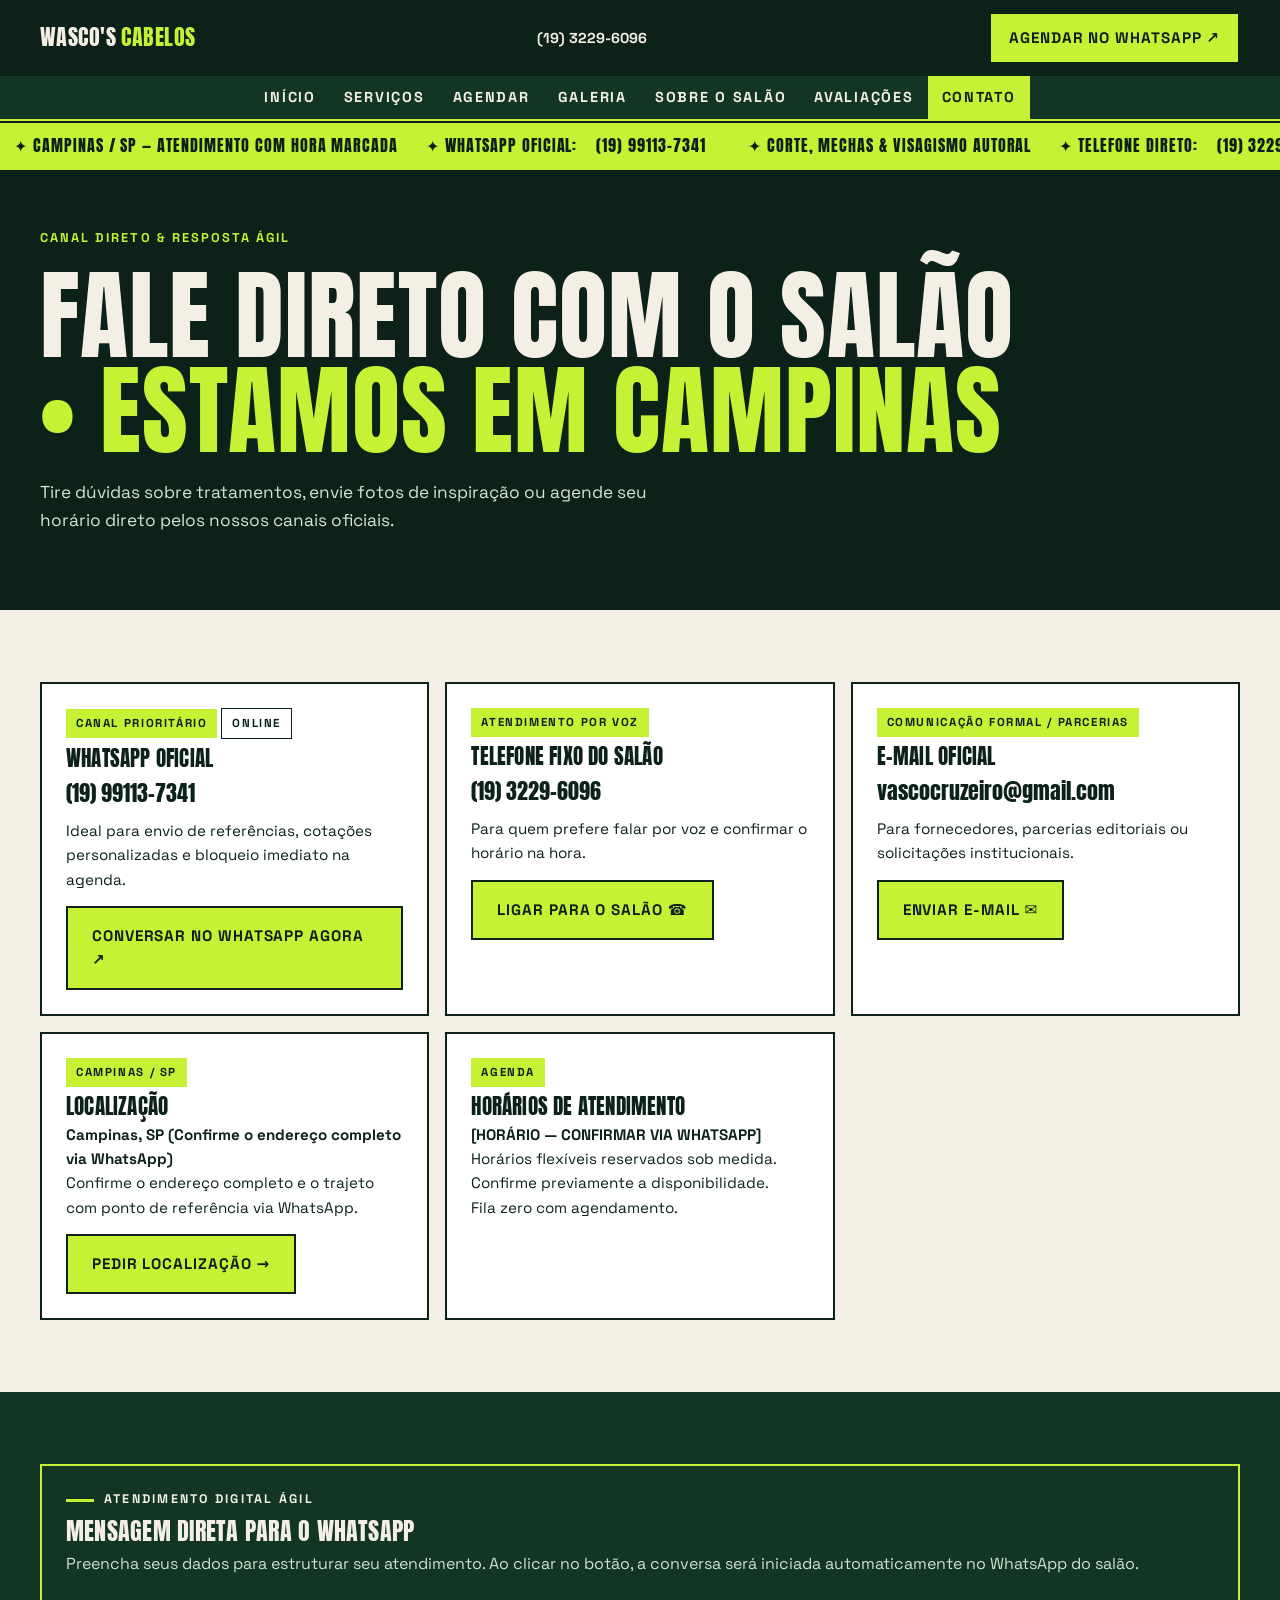
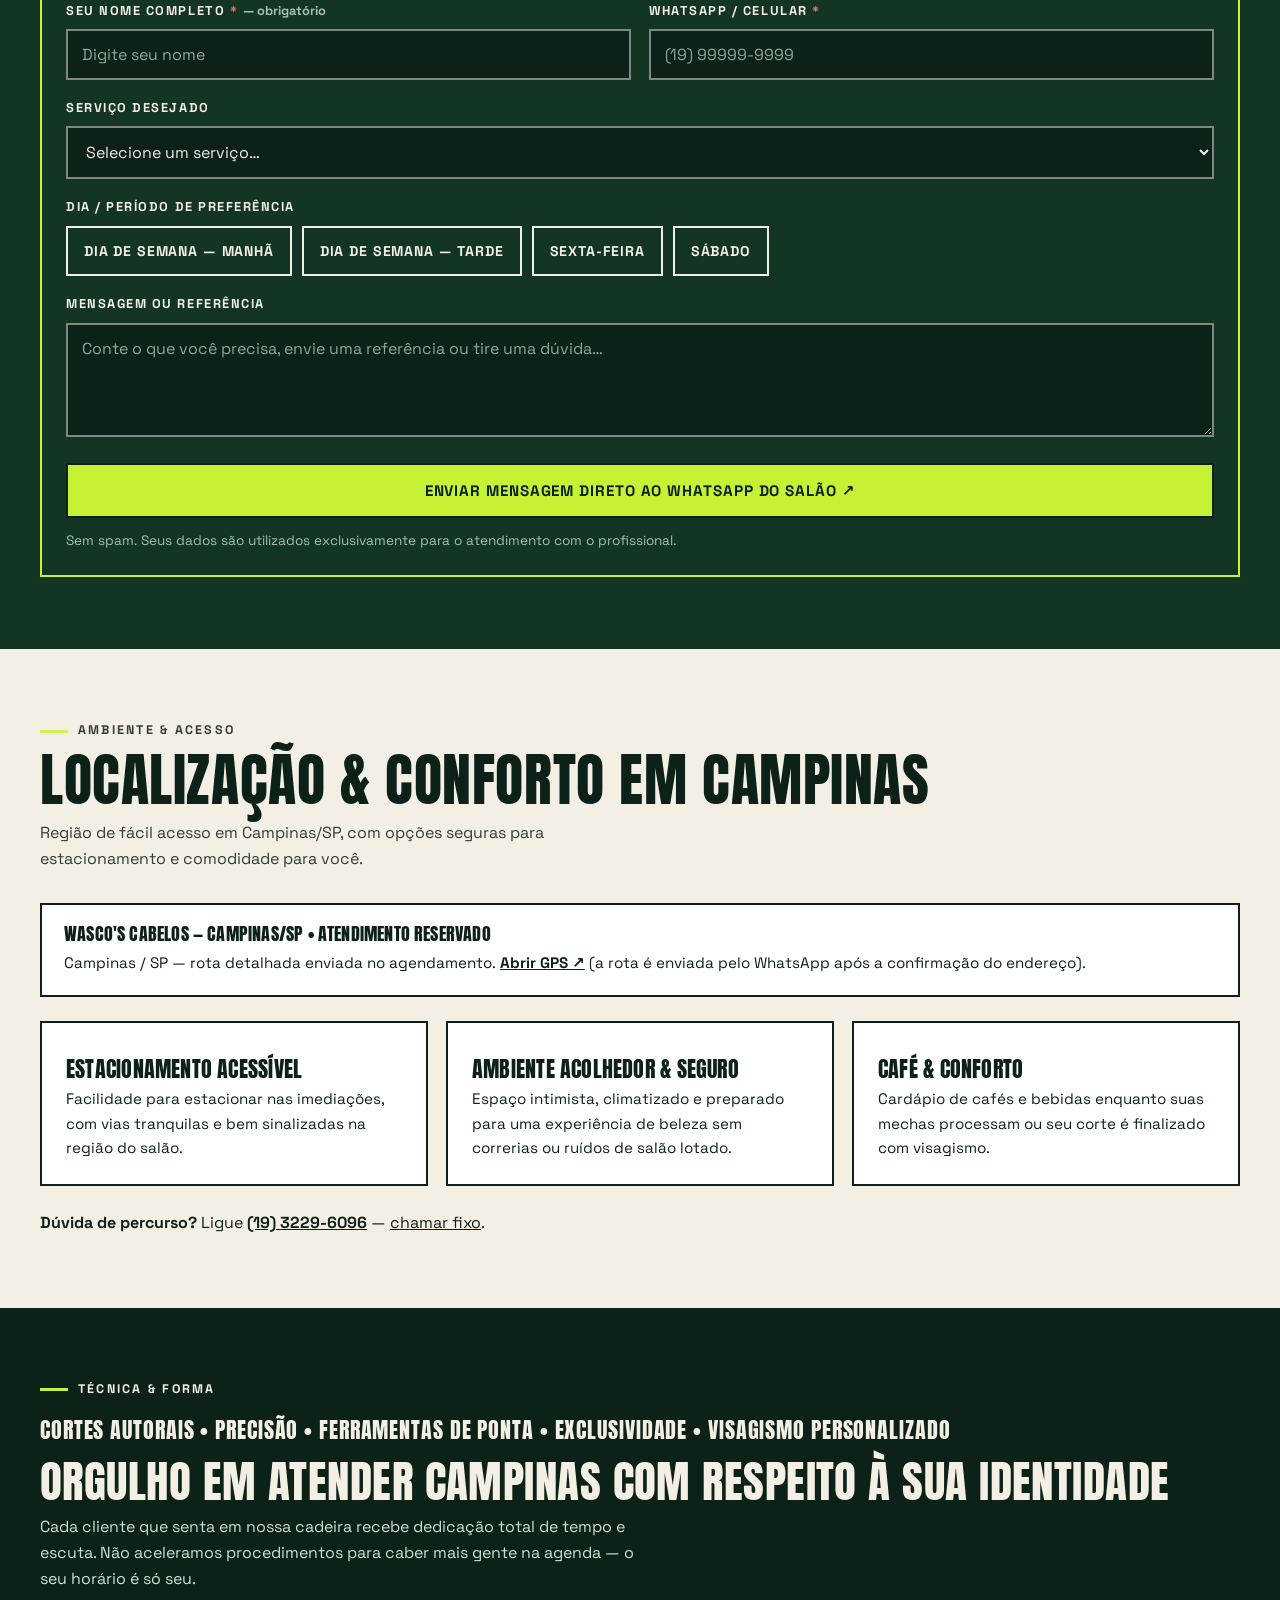
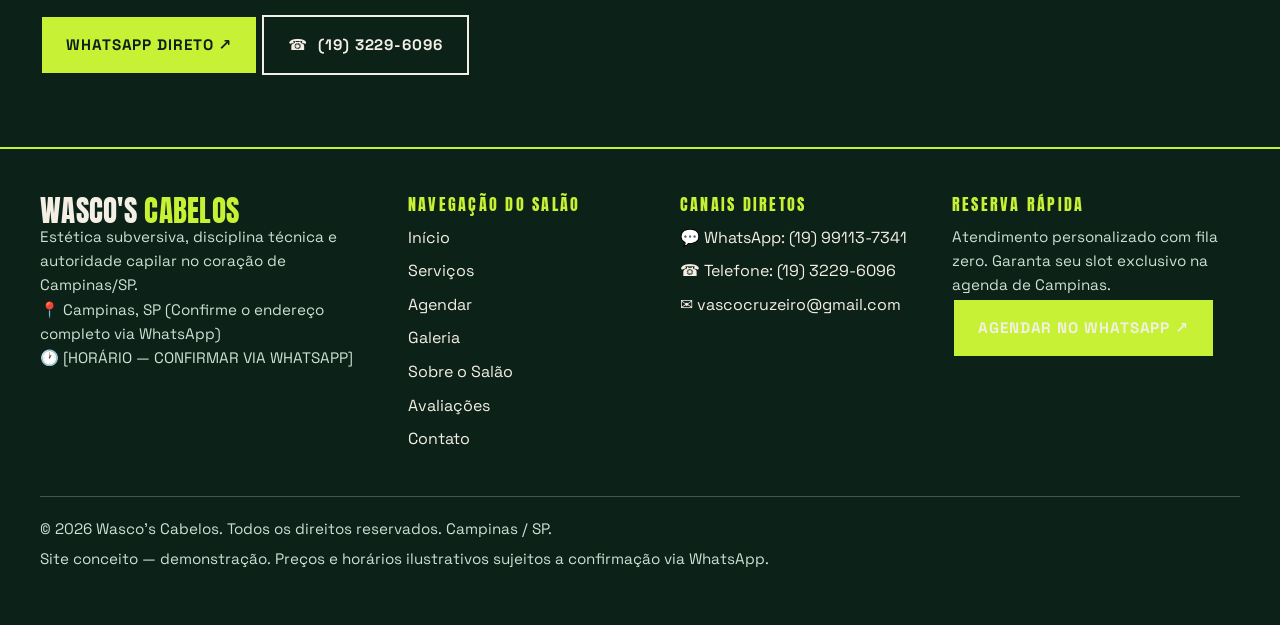
<file: contato.html>
<!DOCTYPE html>
<html lang="pt-BR">
<head>
<meta charset="UTF-8">
<meta name="viewport" content="width=device-width, initial-scale=1.0">
<title>Contato — Wasco's Cabelos | WhatsApp, telefone e e-mail | Campinas/SP</title>
<meta name="description" content="Fale direto com o Wasco's Cabelos em Campinas/SP: WhatsApp (19) 99113-7341, telefone (19) 3229-6096, e-mail vascocruzeiro@gmail.com. Envie sua mensagem e agende.">
<link rel="stylesheet" href="style.css">
</head>
<body>
<header class="site-header">
  <div class="wrap header-inner">
    <a class="logo" href="index.html">Wasco's <span>Cabelos</span></a>
    <a class="header-phone" href="tel:+551932296096"><span class="nb">(19) 3229-6096</span></a>
    <a class="btn header-cta" href="https://wa.me/5519991137341?text=Ol%C3%A1%2C%20equipe%20Wasco%27s%20Cabelos!%20Quero%20agendar%20um%20hor%C3%A1rio." target="_blank" rel="noopener">Agendar no WhatsApp ↗</a>
    <button class="nav-toggle" type="button" aria-expanded="false" aria-controls="main-nav">Menu ☰</button>
  </div>
  <nav class="main-nav" id="main-nav" aria-label="Navegação principal">
    <ul>
      <li><a href="index.html">Início</a></li>
      <li><a href="servicos.html">Serviços</a></li>
      <li><a href="agendar.html">Agendar</a></li>
      <li><a href="galeria.html">Galeria</a></li>
      <li><a href="sobre.html">Sobre o Salão</a></li>
      <li><a href="avaliacoes.html">Avaliações</a></li>
      <li><a href="contato.html" aria-current="page">Contato</a></li>
    </ul>
  </nav>
</header>

<main>
  <div class="ticker" aria-hidden="true">
    <div class="ticker-track">
      <span>✦ Campinas / SP — Atendimento com hora marcada</span><span>✦ WhatsApp oficial: <span class="nb">(19) 99113-7341</span></span><span>✦ Corte, mechas &amp; visagismo autoral</span><span>✦ Telefone direto: <span class="nb">(19) 3229-6096</span></span><span>✦ Agendamento exclusivo via WhatsApp</span>
      <span>✦ Campinas / SP — Atendimento com hora marcada</span><span>✦ WhatsApp oficial: <span class="nb">(19) 99113-7341</span></span><span>✦ Corte, mechas &amp; visagismo autoral</span><span>✦ Telefone direto: <span class="nb">(19) 3229-6096</span></span><span>✦ Agendamento exclusivo via WhatsApp</span>
    </div>
  </div>

  <!-- HERO -->
  <section class="hero">
    <div class="wrap">
      <p class="hero-kicker"><span>Canal direto &amp; resposta ágil</span></p>
      <h1><span class="w">Fale direto com o salão</span> <span class="w hl">• Estamos em Campinas</span></h1>
      <p class="lead">Tire dúvidas sobre tratamentos, envie fotos de inspiração ou agende seu horário direto pelos nossos canais oficiais.</p>
    </div>
  </section>

  <!-- CHANNELS -->
  <section class="section--cream">
    <div class="wrap">
      <div class="channel-grid">
        <article class="channel-card">
          <span class="badge">Canal prioritário</span>
          <span class="badge badge--outline">Online</span>
          <h3>WhatsApp oficial</h3>
          <a class="big-link" href="https://wa.me/5519991137341" target="_blank" rel="noopener"><span class="nb">(19) 99113-7341</span></a>
          <p>Ideal para envio de referências, cotações personalizadas e bloqueio imediato na agenda.</p>
          <a class="btn" href="https://wa.me/5519991137341?text=Ol%C3%A1%2C%20equipe%20Wasco%27s%20Cabelos!" target="_blank" rel="noopener">Conversar no WhatsApp agora ↗</a>
        </article>
        <article class="channel-card">
          <span class="badge">Atendimento por voz</span>
          <h3>Telefone fixo do salão</h3>
          <a class="big-link" href="tel:+551932296096"><span class="nb">(19) 3229-6096</span></a>
          <p>Para quem prefere falar por voz e confirmar o horário na hora.</p>
          <a class="btn" href="tel:+551932296096">Ligar para o salão ☎</a>
        </article>
        <article class="channel-card">
          <span class="badge">Comunicação formal / Parcerias</span>
          <h3>E-mail oficial</h3>
          <a class="big-link" href="mailto:vascocruzeiro@gmail.com">vascocruzeiro@gmail.com</a>
          <p>Para fornecedores, parcerias editoriais ou solicitações institucionais.</p>
          <a class="btn" href="mailto:vascocruzeiro@gmail.com">Enviar e-mail ✉</a>
        </article>
        <article class="channel-card">
          <span class="badge">Campinas / SP</span>
          <h3>Localização</h3>
          <p><strong>Campinas, SP (Confirme o endereço completo via WhatsApp)</strong></p>
          <p>Confirme o endereço completo e o trajeto com ponto de referência via WhatsApp.</p>
          <a class="btn" href="https://wa.me/5519991137341?text=Ol%C3%A1%2C%20equipe%20Wasco%27s%20Cabelos!%20Podem%20me%20passar%20a%20localiza%C3%A7%C3%A3o%20do%20sal%C3%A3o%3F" target="_blank" rel="noopener">Pedir localização →</a>
        </article>
        <article class="channel-card">
          <span class="badge">Agenda</span>
          <h3>Horários de atendimento</h3>
          <p><strong>[HORÁRIO — CONFIRMAR VIA WHATSAPP]</strong></p>
          <p>Horários flexíveis reservados sob medida. Confirme previamente a disponibilidade.</p>
          <p>Fila zero com agendamento.</p>
        </article>
      </div>
    </div>
  </section>

  <!-- FORM -->
  <section class="section--green2">
    <div class="wrap">
      <div class="form-panel">
        <p class="eyebrow">Atendimento digital ágil</p>
        <h2>Mensagem direta para o WhatsApp</h2>
        <p style="color:#cfe0d2;margin-bottom:24px">Preencha seus dados para estruturar seu atendimento. Ao clicar no botão, a conversa será iniciada automaticamente no WhatsApp do salão.</p>
        <form id="contact-form" novalidate>
          <div class="form-two-col">
            <div class="field">
              <label for="ct-name">Seu nome completo <span class="req">*</span> <span style="color:var(--muted-light);text-transform:none;letter-spacing:0">— obrigatório</span></label>
              <input type="text" id="ct-name" name="ct-name" placeholder="Digite seu nome" autocomplete="name">
              <p class="error">Informe seu nome para continuar.</p>
            </div>
            <div class="field">
              <label for="ct-phone">WhatsApp / celular <span class="req">*</span></label>
              <input type="tel" id="ct-phone" name="ct-phone" placeholder="(19) 99999-9999" autocomplete="tel">
              <p class="error">Informe seu WhatsApp para continuarmos a conversa.</p>
            </div>
          </div>
          <div class="field">
            <label for="ct-service">Serviço desejado</label>
            <select id="ct-service" name="ct-service">
              <option value="">Selecione um serviço…</option>
              <option value="Cortes &amp; Visagismo">Cortes &amp; Visagismo</option>
              <option value="Alisamentos &amp; Química Capilar">Alisamentos &amp; Química Capilar</option>
              <option value="Coloração &amp; Mechas">Coloração &amp; Mechas</option>
              <option value="Manicure &amp; Pedicure">Manicure &amp; Pedicure</option>
              <option value="Outro procedimento / dúvida geral">Outro procedimento / dúvida geral</option>
            </select>
          </div>
          <fieldset class="field" style="border:0">
            <legend style="font-size:0.8rem;font-weight:700;letter-spacing:0.12em;text-transform:uppercase;margin-bottom:8px">Dia / período de preferência</legend>
            <div class="radio-group">
              <span class="radio-pill"><input type="radio" id="ct-per1" name="ct-period" value="Dia de semana — Manhã"><label for="ct-per1">Dia de semana — Manhã</label></span>
              <span class="radio-pill"><input type="radio" id="ct-per2" name="ct-period" value="Dia de semana — Tarde"><label for="ct-per2">Dia de semana — Tarde</label></span>
              <span class="radio-pill"><input type="radio" id="ct-per3" name="ct-period" value="Sexta-feira"><label for="ct-per3">Sexta-feira</label></span>
              <span class="radio-pill"><input type="radio" id="ct-per4" name="ct-period" value="Sábado"><label for="ct-per4">Sábado</label></span>
            </div>
          </fieldset>
          <div class="field">
            <label for="ct-message">Mensagem ou referência</label>
            <textarea id="ct-message" name="ct-message" rows="4" placeholder="Conte o que você precisa, envie uma referência ou tire uma dúvida…"></textarea>
          </div>
          <button type="submit" class="btn btn--block">Enviar mensagem direto ao WhatsApp do salão ↗</button>
          <p style="font-size:0.85rem;color:var(--muted-light);margin-top:12px">Sem spam. Seus dados são utilizados exclusivamente para o atendimento com o profissional.</p>
        </form>
        <div class="form-success" id="contact-success" role="status">
          <h3>Mensagem pronta! ✓</h3>
          <p>Sua mensagem foi montada e o WhatsApp deve ter aberto em uma nova aba. Se não abriu, <a href="https://wa.me/5519991137341" target="_blank" rel="noopener" style="color:var(--lime)"><strong>clique aqui para abrir a conversa</strong></a>.</p>
        </div>
      </div>
    </div>
  </section>

  <!-- LOCATION / COMFORT -->
  <section class="section--cream">
    <div class="wrap">
      <div class="section-head">
        <p class="eyebrow">Ambiente &amp; acesso</p>
        <h2>Localização &amp; conforto em Campinas</h2>
        <p>Região de fácil acesso em Campinas/SP, com opções seguras para estacionamento e comodidade para você.</p>
      </div>
      <div class="notice">
        <h3>Wasco's Cabelos — Campinas/SP • Atendimento reservado</h3>
        <p>Campinas / SP — rota detalhada enviada no agendamento. <a href="https://wa.me/5519991137341?text=Ol%C3%A1%2C%20equipe%20Wasco%27s%20Cabelos!%20Podem%20me%20passar%20a%20rota%20do%20sal%C3%A3o%3F" target="_blank" rel="noopener"><strong>Abrir GPS ↗</strong></a> (a rota é enviada pelo WhatsApp após a confirmação do endereço).</p>
      </div>
      <div class="service-grid">
        <article class="service-card">
          <h3>Estacionamento acessível</h3>
          <p>Facilidade para estacionar nas imediações, com vias tranquilas e bem sinalizadas na região do salão.</p>
        </article>
        <article class="service-card">
          <h3>Ambiente acolhedor &amp; seguro</h3>
          <p>Espaço intimista, climatizado e preparado para uma experiência de beleza sem correrias ou ruídos de salão lotado.</p>
        </article>
        <article class="service-card">
          <h3>Café &amp; conforto</h3>
          <p>Cardápio de cafés e bebidas enquanto suas mechas processam ou seu corte é finalizado com visagismo.</p>
        </article>
      </div>
      <p style="margin-top:24px"><strong>Dúvida de percurso?</strong> Ligue <a href="tel:+551932296096"><strong><span class="nb">(19) 3229-6096</span></strong></a> — <a href="tel:+551932296096">chamar fixo</a>.</p>
    </div>
  </section>

  <!-- COMMITMENT BAND -->
  <section class="section--dark">
    <div class="wrap">
      <p class="eyebrow">Técnica &amp; forma</p>
      <p style="font-family:var(--font-display);font-size:1.4rem;text-transform:uppercase;margin:12px 0;letter-spacing:0.04em">Cortes autorais • Precisão • Ferramentas de ponta • Exclusividade • Visagismo personalizado</p>
      <h2 style="font-size:clamp(1.8rem,5vw,2.8rem);margin:12px 0">Orgulho em atender Campinas com respeito à sua identidade</h2>
      <p style="color:#cfe0d2;max-width:62ch;margin-bottom:24px">Cada cliente que senta em nossa cadeira recebe dedicação total de tempo e escuta. Não aceleramos procedimentos para caber mais gente na agenda — o seu horário é só seu.</p>
      <a class="btn" href="https://wa.me/5519991137341" target="_blank" rel="noopener">WhatsApp direto ↗</a>
      <a class="btn btn--outline" href="tel:+551932296096">☎ <span class="nb">(19) 3229-6096</span></a>
    </div>
  </section>
</main>

<footer class="site-footer">
  <div class="wrap footer-grid">
    <div>
      <h2 class="logo-foot">Wasco's <span class="lime">Cabelos</span></h2>
      <p>Estética subversiva, disciplina técnica e autoridade capilar no coração de Campinas/SP.</p>
      <p>📍 Campinas, SP (Confirme o endereço completo via WhatsApp)</p>
      <p>🕐 [HORÁRIO — CONFIRMAR VIA WHATSAPP]</p>
    </div>
    <div>
      <h3>Navegação do salão</h3>
      <ul>
        <li><a href="index.html">Início</a></li>
        <li><a href="servicos.html">Serviços</a></li>
        <li><a href="agendar.html">Agendar</a></li>
        <li><a href="galeria.html">Galeria</a></li>
        <li><a href="sobre.html">Sobre o Salão</a></li>
        <li><a href="avaliacoes.html">Avaliações</a></li>
        <li><a href="contato.html">Contato</a></li>
      </ul>
    </div>
    <div>
      <h3>Canais diretos</h3>
      <ul>
        <li>💬 WhatsApp: <a href="https://wa.me/5519991137341" target="_blank" rel="noopener"><span class="nb">(19) 99113-7341</span></a></li>
        <li>☎ Telefone: <a href="tel:+551932296096"><span class="nb">(19) 3229-6096</span></a></li>
        <li>✉ <a href="mailto:vascocruzeiro@gmail.com">vascocruzeiro@gmail.com</a></li>
      </ul>
    </div>
    <div>
      <h3>Reserva rápida</h3>
      <p>Atendimento personalizado com fila zero. Garanta seu slot exclusivo na agenda de Campinas.</p>
      <a class="btn" href="https://wa.me/5519991137341?text=Ol%C3%A1%2C%20equipe%20Wasco%27s%20Cabelos!%20Quero%20agendar%20um%20hor%C3%A1rio." target="_blank" rel="noopener">Agendar no WhatsApp ↗</a>
    </div>
  </div>
  <div class="wrap footer-bottom">
    <p>© 2026 Wasco's Cabelos. Todos os direitos reservados. Campinas / SP.</p>
    <p>Site conceito — demonstração. Preços e horários ilustrativos sujeitos a confirmação via WhatsApp.</p>
  </div>
</footer>

<a class="sticky-wa" href="https://wa.me/5519991137341?text=Ol%C3%A1%2C%20equipe%20Wasco%27s%20Cabelos!%20Quero%20agendar%20um%20hor%C3%A1rio." target="_blank" rel="noopener"><span class="wa-dot"></span> Agendar via WhatsApp 💬</a>
<script src="app.js"></script>
</body>
</html>
</file>
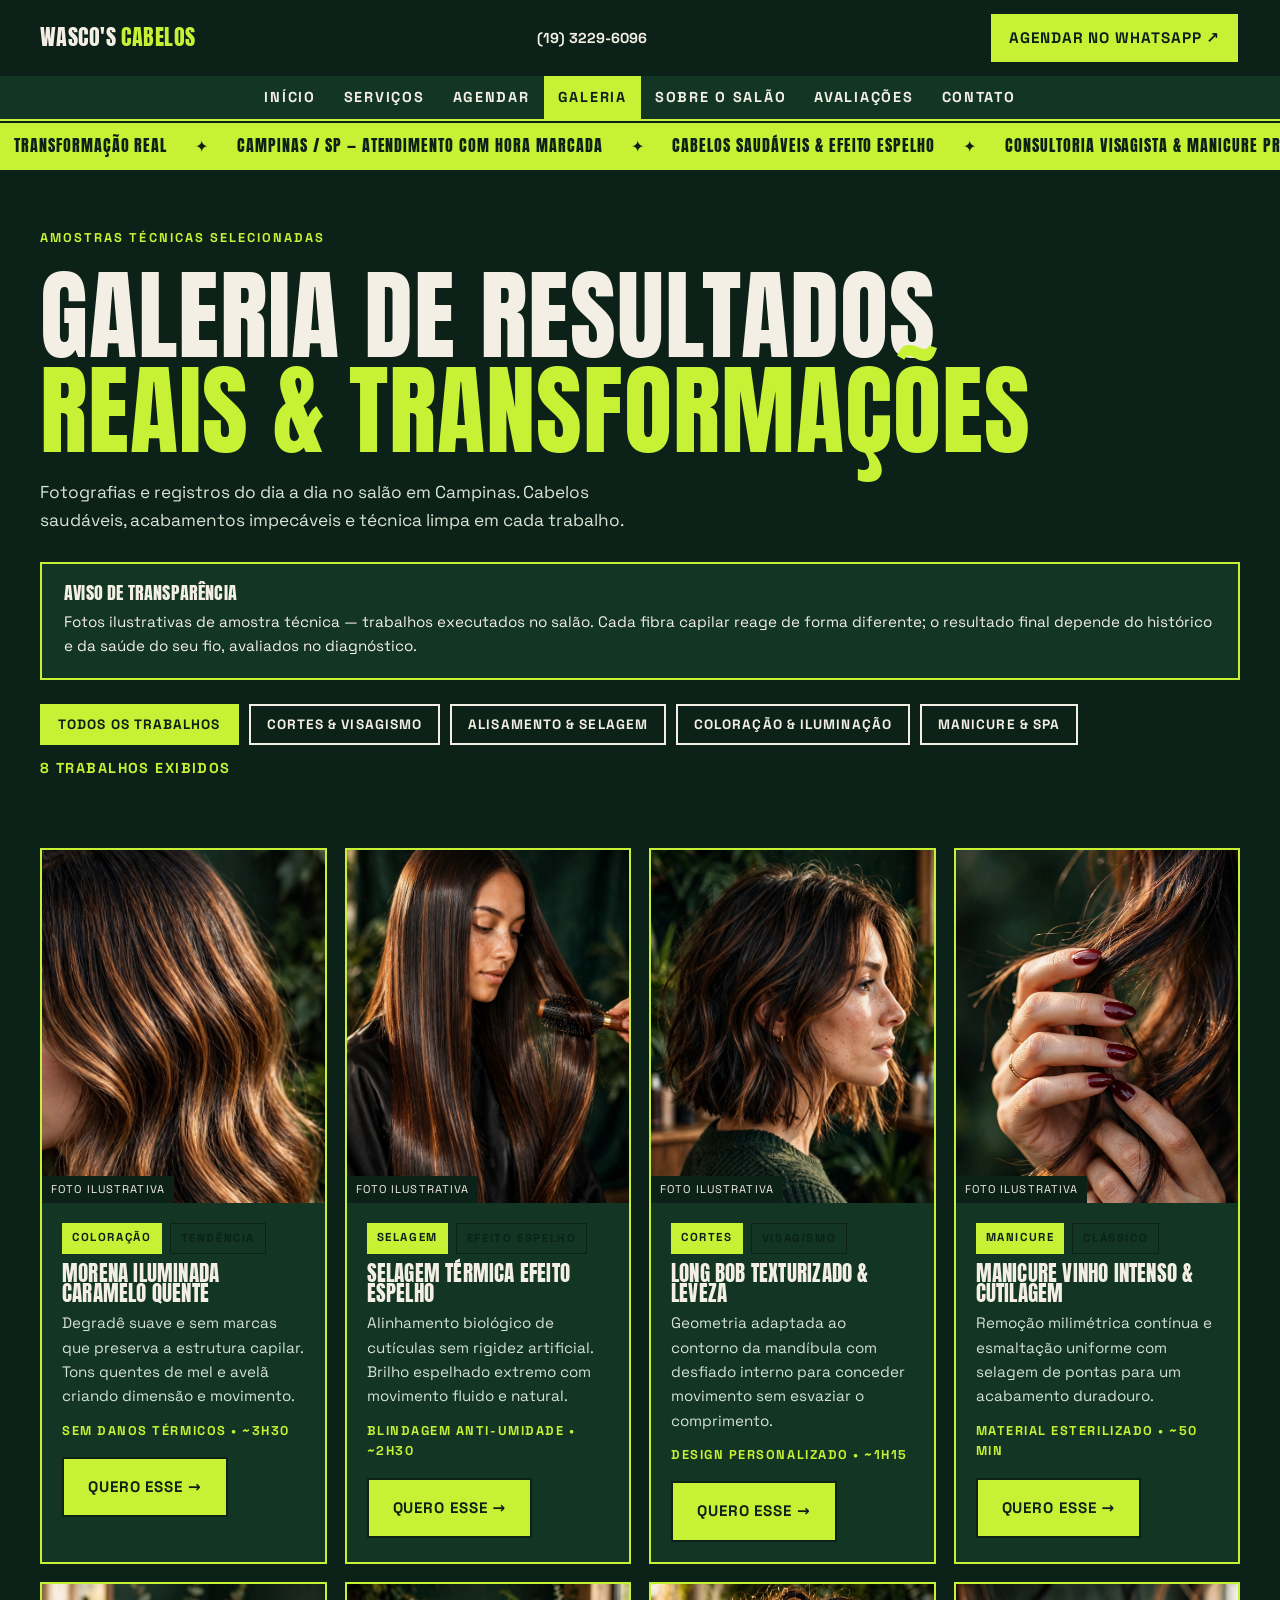
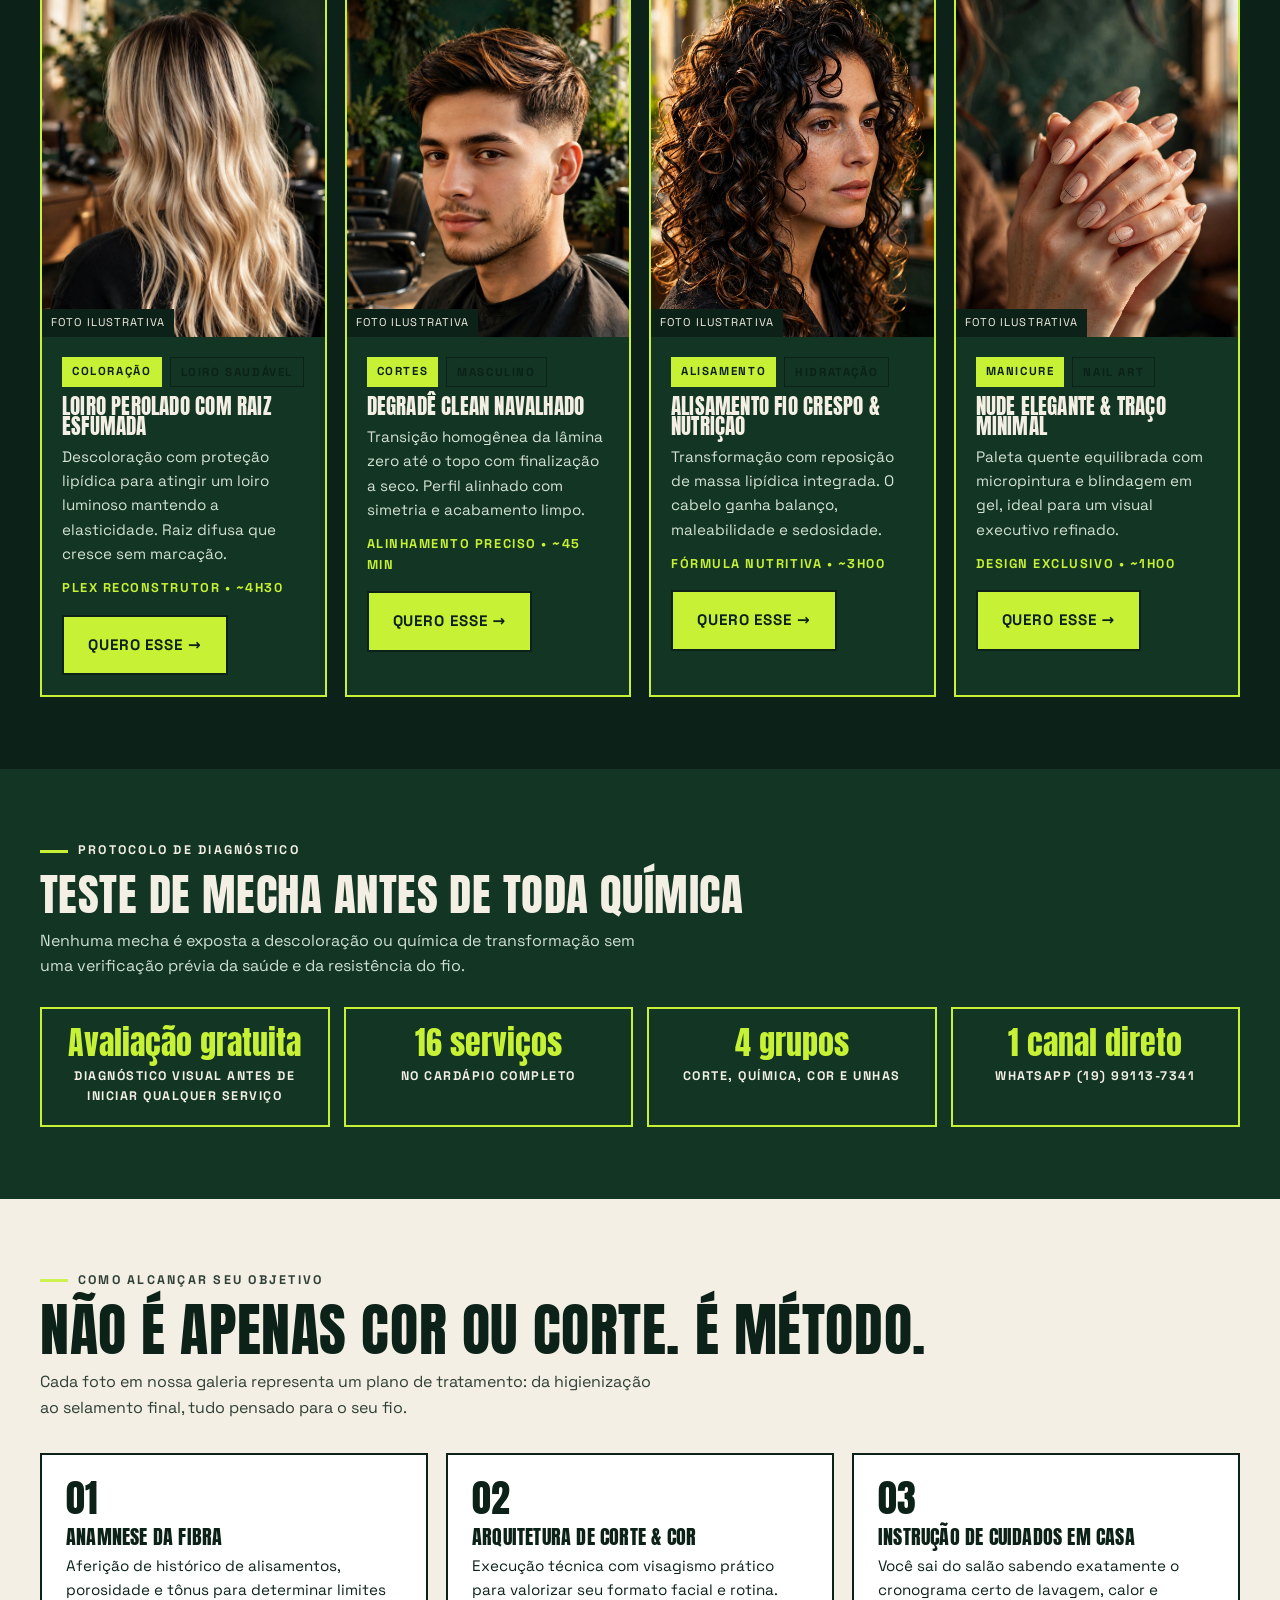
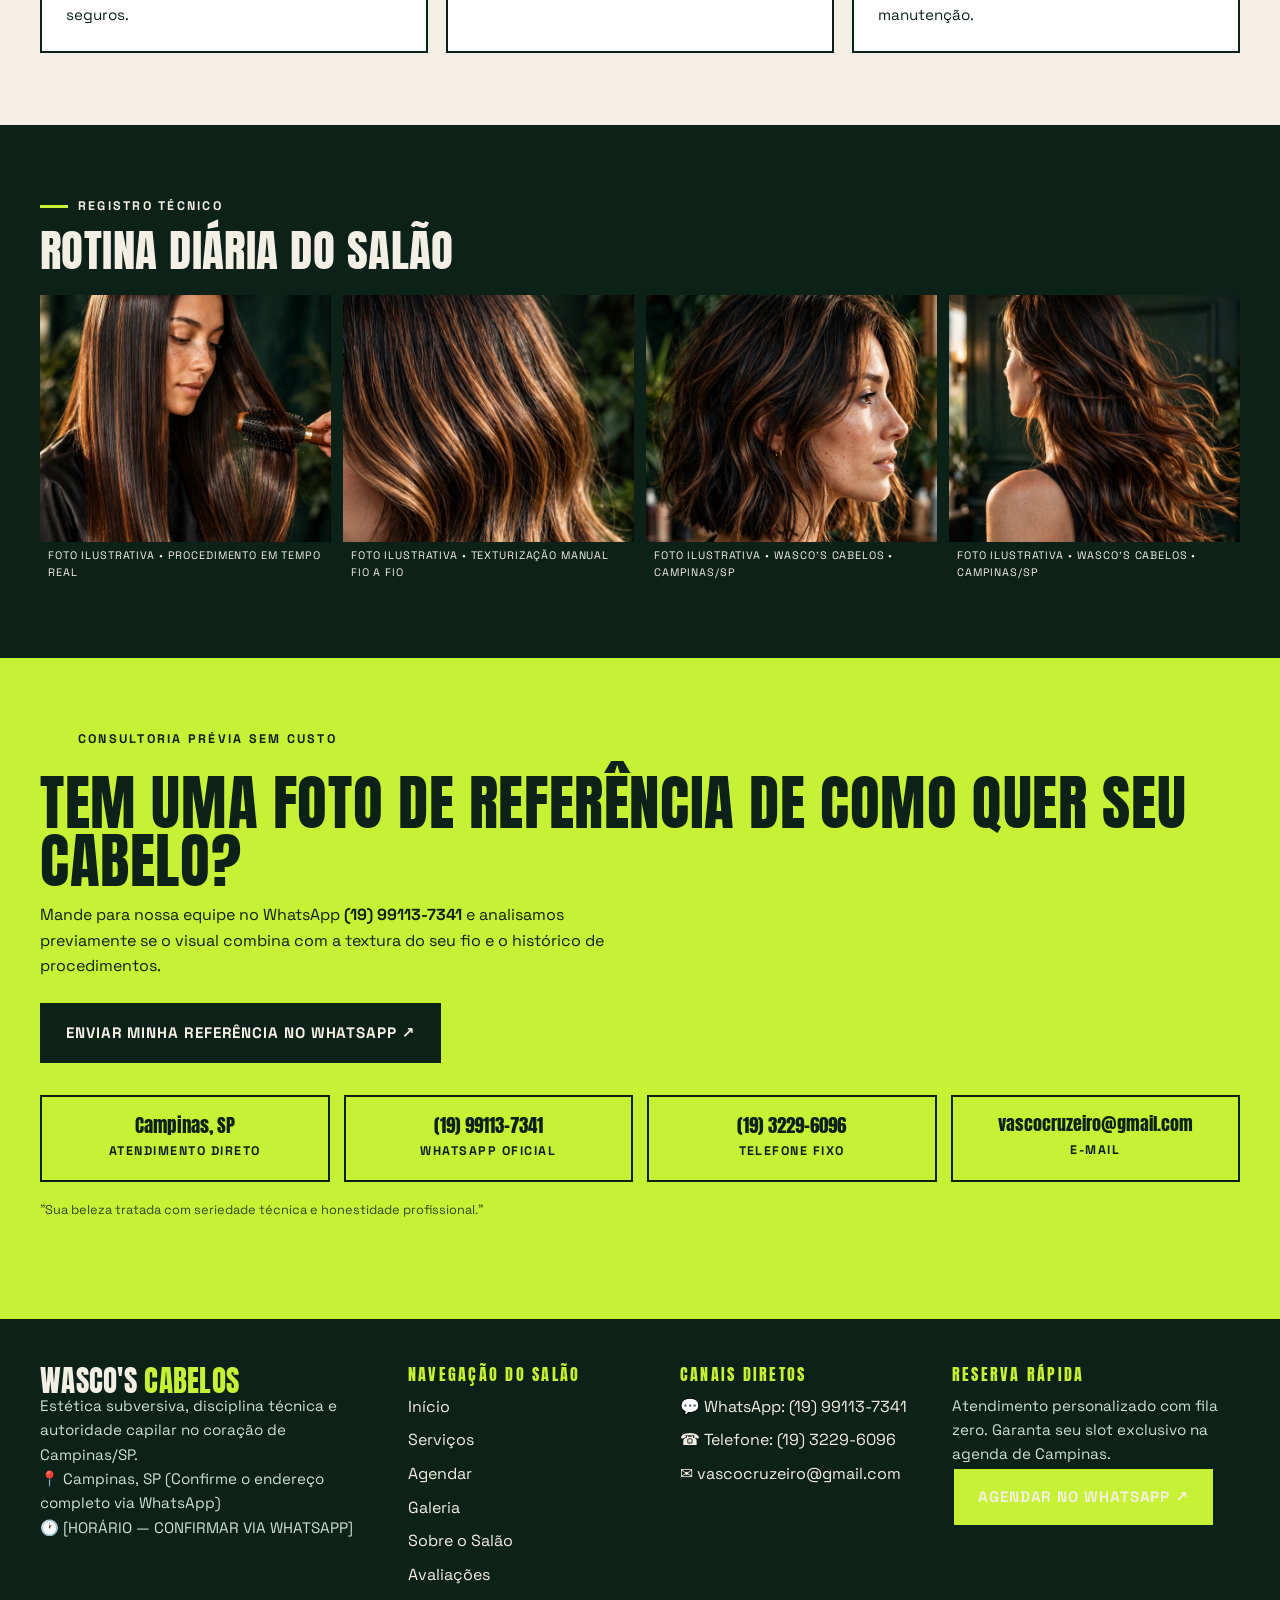
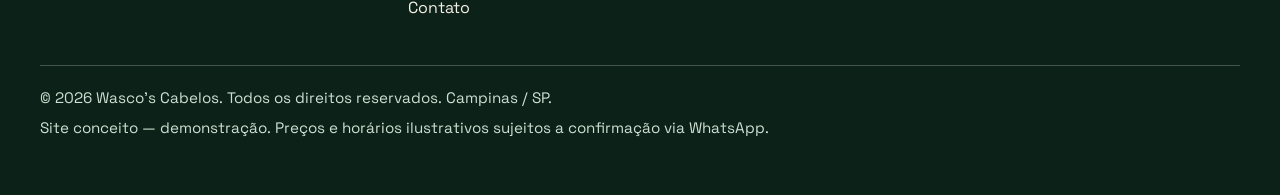
<file: galeria.html>
<!DOCTYPE html>
<html lang="pt-BR">
<head>
<meta charset="UTF-8">
<meta name="viewport" content="width=device-width, initial-scale=1.0">
<title>Galeria — Wasco's Cabelos | Resultados e transformações em Campinas/SP</title>
<meta name="description" content="Galeria de trabalhos do Wasco's Cabelos em Campinas/SP: cortes, alisamento, coloração e manicure. Fotos ilustrativas de amostra técnica.">
<link rel="stylesheet" href="style.css">
</head>
<body>
<header class="site-header">
  <div class="wrap header-inner">
    <a class="logo" href="index.html">Wasco's <span>Cabelos</span></a>
    <a class="header-phone" href="tel:+551932296096"><span class="nb">(19) 3229-6096</span></a>
    <a class="btn header-cta" href="https://wa.me/5519991137341?text=Ol%C3%A1%2C%20equipe%20Wasco%27s%20Cabelos!%20Quero%20agendar%20um%20hor%C3%A1rio." target="_blank" rel="noopener">Agendar no WhatsApp ↗</a>
    <button class="nav-toggle" type="button" aria-expanded="false" aria-controls="main-nav">Menu ☰</button>
  </div>
  <nav class="main-nav" id="main-nav" aria-label="Navegação principal">
    <ul>
      <li><a href="index.html">Início</a></li>
      <li><a href="servicos.html">Serviços</a></li>
      <li><a href="agendar.html">Agendar</a></li>
      <li><a href="galeria.html" aria-current="page">Galeria</a></li>
      <li><a href="sobre.html">Sobre o Salão</a></li>
      <li><a href="avaliacoes.html">Avaliações</a></li>
      <li><a href="contato.html">Contato</a></li>
    </ul>
  </nav>
</header>

<main>
  <div class="ticker" aria-hidden="true">
    <div class="ticker-track">
      <span>Transformação real</span><span>✦</span><span>Campinas / SP — Atendimento com hora marcada</span><span>✦</span><span>Cabelos saudáveis &amp; efeito espelho</span><span>✦</span><span>Consultoria visagista &amp; manicure premium</span><span>✦</span><span>Wasco's Cabelos</span><span>✦</span><span>Galeria oficial — Campinas/SP</span><span>✦</span>
      <span>Transformação real</span><span>✦</span><span>Campinas / SP — Atendimento com hora marcada</span><span>✦</span><span>Cabelos saudáveis &amp; efeito espelho</span><span>✦</span><span>Consultoria visagista &amp; manicure premium</span><span>✦</span><span>Wasco's Cabelos</span><span>✦</span><span>Galeria oficial — Campinas/SP</span><span>✦</span>
    </div>
  </div>

  <!-- HERO -->
  <section class="hero">
    <div class="wrap">
      <p class="hero-kicker"><span>Amostras técnicas selecionadas</span></p>
      <h1><span class="w">Galeria de resultados</span> <span class="w hl">reais &amp; transformações</span></h1>
      <p class="lead">Fotografias e registros do dia a dia no salão em Campinas. Cabelos saudáveis, acabamentos impecáveis e técnica limpa em cada trabalho.</p>
      <div class="notice notice--dark">
        <h3>Aviso de transparência</h3>
        <p>Fotos ilustrativas de amostra técnica — trabalhos executados no salão. Cada fibra capilar reage de forma diferente; o resultado final depende do histórico e da saúde do seu fio, avaliados no diagnóstico.</p>
      </div>
      <div class="filter-bar" role="group" aria-label="Filtrar trabalhos por categoria">
        <button type="button" class="chip" data-filter="all" aria-pressed="true">Todos os trabalhos</button>
        <button type="button" class="chip" data-filter="cortes" aria-pressed="false">Cortes &amp; Visagismo</button>
        <button type="button" class="chip" data-filter="alisamento" aria-pressed="false">Alisamento &amp; Selagem</button>
        <button type="button" class="chip" data-filter="coloracao" aria-pressed="false">Coloração &amp; Iluminação</button>
        <button type="button" class="chip" data-filter="manicure" aria-pressed="false">Manicure &amp; Spa</button>
      </div>
      <p class="result-count" id="result-count" aria-live="polite">8 trabalhos exibidos</p>
    </div>
  </section>

  <!-- GRID -->
  <section class="section--dark" style="padding-top:0">
    <div class="wrap">
      <div class="work-grid">
        <article class="work-card" data-cat="coloracao">
          <figure><img src="assets/img/galeria-morena.webp" alt="Morena iluminada caramelo quente com degradê suave" loading="lazy" width="800" height="1000"><figcaption>Foto ilustrativa</figcaption></figure>
          <div class="work-body">
            <div class="work-cat"><span class="badge">Coloração</span><span class="badge badge--outline">Tendência</span></div>
            <h3>Morena iluminada caramelo quente</h3>
            <p>Degradê suave e sem marcas que preserva a estrutura capilar. Tons quentes de mel e avelã criando dimensão e movimento.</p>
            <p class="work-feat">Sem danos térmicos • ~3h30</p>
            <a class="btn" data-wa-work="Morena Iluminada Caramelo Quente" href="https://wa.me/5519991137341" target="_blank" rel="noopener">Quero esse →</a>
          </div>
        </article>
        <article class="work-card" data-cat="alisamento">
          <figure><img src="assets/img/galeria-selagem.webp" alt="Selagem térmica com efeito espelho em cabelo longo liso" loading="lazy" width="800" height="1000"><figcaption>Foto ilustrativa</figcaption></figure>
          <div class="work-body">
            <div class="work-cat"><span class="badge">Selagem</span><span class="badge badge--outline">Efeito espelho</span></div>
            <h3>Selagem térmica efeito espelho</h3>
            <p>Alinhamento biológico de cutículas sem rigidez artificial. Brilho espelhado extremo com movimento fluido e natural.</p>
            <p class="work-feat">Blindagem anti-umidade • ~2h30</p>
            <a class="btn" data-wa-work="Selagem Térmica Efeito Espelho" href="https://wa.me/5519991137341" target="_blank" rel="noopener">Quero esse →</a>
          </div>
        </article>
        <article class="work-card" data-cat="cortes">
          <figure><img src="assets/img/galeria-longbob.webp" alt="Long bob texturizado com leveza em cabelo escuro" loading="lazy" width="800" height="1000"><figcaption>Foto ilustrativa</figcaption></figure>
          <div class="work-body">
            <div class="work-cat"><span class="badge">Cortes</span><span class="badge badge--outline">Visagismo</span></div>
            <h3>Long bob texturizado &amp; leveza</h3>
            <p>Geometria adaptada ao contorno da mandíbula com desfiado interno para conceder movimento sem esvaziar o comprimento.</p>
            <p class="work-feat">Design personalizado • ~1h15</p>
            <a class="btn" data-wa-work="Long Bob Texturizado" href="https://wa.me/5519991137341" target="_blank" rel="noopener">Quero esse →</a>
          </div>
        </article>
        <article class="work-card" data-cat="manicure">
          <figure><img src="assets/img/galeria-manicure.webp" alt="Manicure vinho intenso com cutilagem impecável" loading="lazy" width="800" height="1000"><figcaption>Foto ilustrativa</figcaption></figure>
          <div class="work-body">
            <div class="work-cat"><span class="badge">Manicure</span><span class="badge badge--outline">Clássico</span></div>
            <h3>Manicure vinho intenso &amp; cutilagem</h3>
            <p>Remoção milimétrica contínua e esmaltação uniforme com selagem de pontas para um acabamento duradouro.</p>
            <p class="work-feat">Material esterilizado • ~50 min</p>
            <a class="btn" data-wa-work="Manicure Vinho Intenso" href="https://wa.me/5519991137341" target="_blank" rel="noopener">Quero esse →</a>
          </div>
        </article>
        <article class="work-card" data-cat="coloracao">
          <figure><img src="assets/img/galeria-loiro.webp" alt="Loiro perolado com raiz esfumada" loading="lazy" width="800" height="1000"><figcaption>Foto ilustrativa</figcaption></figure>
          <div class="work-body">
            <div class="work-cat"><span class="badge">Coloração</span><span class="badge badge--outline">Loiro saudável</span></div>
            <h3>Loiro perolado com raiz esfumada</h3>
            <p>Descoloração com proteção lipídica para atingir um loiro luminoso mantendo a elasticidade. Raiz difusa que cresce sem marcação.</p>
            <p class="work-feat">Plex reconstrutor • ~4h30</p>
            <a class="btn" data-wa-work="Loiro Perolado com Raiz Esfumada" href="https://wa.me/5519991137341" target="_blank" rel="noopener">Quero esse →</a>
          </div>
        </article>
        <article class="work-card" data-cat="cortes">
          <figure><img src="assets/img/galeria-degrade.webp" alt="Degradê clean navalhado em corte masculino" loading="lazy" width="800" height="1000"><figcaption>Foto ilustrativa</figcaption></figure>
          <div class="work-body">
            <div class="work-cat"><span class="badge">Cortes</span><span class="badge badge--outline">Masculino</span></div>
            <h3>Degradê clean navalhado</h3>
            <p>Transição homogênea da lâmina zero até o topo com finalização a seco. Perfil alinhado com simetria e acabamento limpo.</p>
            <p class="work-feat">Alinhamento preciso • ~45 min</p>
            <a class="btn" data-wa-work="Degradê Clean Navalhado" href="https://wa.me/5519991137341" target="_blank" rel="noopener">Quero esse →</a>
          </div>
        </article>
        <article class="work-card" data-cat="alisamento">
          <figure><img src="assets/img/galeria-alisamento.webp" alt="Cabelo crespo com nutrição e brilho após alisamento" loading="lazy" width="800" height="1000"><figcaption>Foto ilustrativa</figcaption></figure>
          <div class="work-body">
            <div class="work-cat"><span class="badge">Alisamento</span><span class="badge badge--outline">Hidratação</span></div>
            <h3>Alisamento fio crespo &amp; nutrição</h3>
            <p>Transformação com reposição de massa lipídica integrada. O cabelo ganha balanço, maleabilidade e sedosidade.</p>
            <p class="work-feat">Fórmula nutritiva • ~3h00</p>
            <a class="btn" data-wa-work="Alisamento Fio Crespo" href="https://wa.me/5519991137341" target="_blank" rel="noopener">Quero esse →</a>
          </div>
        </article>
        <article class="work-card" data-cat="manicure">
          <figure><img src="assets/img/galeria-nude.webp" alt="Unhas nude elegantes com traço minimalista" loading="lazy" width="800" height="1000"><figcaption>Foto ilustrativa</figcaption></figure>
          <div class="work-body">
            <div class="work-cat"><span class="badge">Manicure</span><span class="badge badge--outline">Nail art</span></div>
            <h3>Nude elegante &amp; traço minimal</h3>
            <p>Paleta quente equilibrada com micropintura e blindagem em gel, ideal para um visual executivo refinado.</p>
            <p class="work-feat">Design exclusivo • ~1h00</p>
            <a class="btn" data-wa-work="Nude Elegante e Traço Minimal" href="https://wa.me/5519991137341" target="_blank" rel="noopener">Quero esse →</a>
          </div>
        </article>
      </div>
    </div>
  </section>

  <!-- DIAGNOSTIC BAND -->
  <section class="section--green2">
    <div class="wrap">
      <p class="eyebrow">Protocolo de diagnóstico</p>
      <h2 style="font-size:clamp(1.8rem,5vw,2.8rem);margin:12px 0">Teste de mecha antes de toda química</h2>
      <p style="color:#cfe0d2;max-width:62ch">Nenhuma mecha é exposta a descoloração ou química de transformação sem uma verificação prévia da saúde e da resistência do fio.</p>
      <div class="stat-grid">
        <div class="stat"><div class="stat-big">Avaliação gratuita</div><div class="stat-label">Diagnóstico visual antes de iniciar qualquer serviço</div></div>
        <div class="stat"><div class="stat-big">16 serviços</div><div class="stat-label">No cardápio completo</div></div>
        <div class="stat"><div class="stat-big">4 grupos</div><div class="stat-label">Corte, química, cor e unhas</div></div>
        <div class="stat"><div class="stat-big">1 canal direto</div><div class="stat-label">WhatsApp <span class="nb">(19) 99113-7341</span></div></div>
      </div>
    </div>
  </section>

  <!-- METHOD -->
  <section class="section--cream">
    <div class="wrap">
      <div class="section-head">
        <p class="eyebrow">Como alcançar seu objetivo</p>
        <h2>Não é apenas cor ou corte. É método.</h2>
        <p>Cada foto em nossa galeria representa um plano de tratamento: da higienização ao selamento final, tudo pensado para o seu fio.</p>
      </div>
      <div class="steps">
        <article class="step">
          <div class="num">01</div>
          <h4>Anamnese da fibra</h4>
          <p>Aferição de histórico de alisamentos, porosidade e tônus para determinar limites seguros.</p>
        </article>
        <article class="step">
          <div class="num">02</div>
          <h4>Arquitetura de corte &amp; cor</h4>
          <p>Execução técnica com visagismo prático para valorizar seu formato facial e rotina.</p>
        </article>
        <article class="step">
          <div class="num">03</div>
          <h4>Instrução de cuidados em casa</h4>
          <p>Você sai do salão sabendo exatamente o cronograma certo de lavagem, calor e manutenção.</p>
        </article>
      </div>
    </div>
  </section>

  <!-- PHOTO STRIP -->
  <section class="section--dark">
    <div class="wrap">
      <p class="eyebrow">Registro técnico</p>
      <h2 style="font-size:clamp(1.8rem,5vw,2.8rem);margin:12px 0 24px">Rotina diária do salão</h2>
      <div class="strip-grid">
        <figure><img src="assets/img/galeria-selagem.webp" alt="Procedimento de selagem em tempo real" loading="lazy" width="600" height="600"><figcaption>Foto ilustrativa • Procedimento em tempo real</figcaption></figure>
        <figure><img src="assets/img/galeria-morena.webp" alt="Texturização manual fio a fio" loading="lazy" width="600" height="600"><figcaption>Foto ilustrativa • Texturização manual fio a fio</figcaption></figure>
        <figure><img src="assets/img/galeria-longbob.webp" alt="Acabamento de corte no salão" loading="lazy" width="600" height="600"><figcaption>Foto ilustrativa • Wasco's Cabelos • Campinas/SP</figcaption></figure>
        <figure><img src="assets/img/hero.webp" alt="Cabelo finalizado com brilho no salão" loading="lazy" width="600" height="600"><figcaption>Foto ilustrativa • Wasco's Cabelos • Campinas/SP</figcaption></figure>
      </div>
    </div>
  </section>

  <!-- REFERENCE CTA -->
  <section class="cta-banner">
    <div class="wrap">
      <p class="eyebrow">Consultoria prévia sem custo</p>
      <h2>Tem uma foto de referência de como quer seu cabelo?</h2>
      <p>Mande para nossa equipe no WhatsApp <strong><span class="nb">(19) 99113-7341</span></strong> e analisamos previamente se o visual combina com a textura do seu fio e o histórico de procedimentos.</p>
      <a class="btn btn--dark" href="https://wa.me/5519991137341?text=Ol%C3%A1%2C%20equipe%20Wasco%27s%20Cabelos!%20Quero%20enviar%20uma%20foto%20de%20refer%C3%AAncia." target="_blank" rel="noopener">Enviar minha referência no WhatsApp ↗</a>
      <div class="stat-grid" style="margin-top:32px">
        <div class="stat" style="border-color:var(--green)"><div class="stat-big" style="color:var(--green);font-size:1.2rem">Campinas, SP</div><div class="stat-label" style="color:var(--green)">Atendimento direto</div></div>
        <div class="stat" style="border-color:var(--green)"><div class="stat-big" style="color:var(--green);font-size:1.2rem"><span class="nb">(19) 99113-7341</span></div><div class="stat-label" style="color:var(--green)">WhatsApp oficial</div></div>
        <div class="stat" style="border-color:var(--green)"><div class="stat-big" style="color:var(--green);font-size:1.2rem"><span class="nb">(19) 3229-6096</span></div><div class="stat-label" style="color:var(--green)">Telefone fixo</div></div>
        <div class="stat" style="border-color:var(--green)"><div class="stat-big" style="color:var(--green);font-size:1.1rem">vascocruzeiro@gmail.com</div><div class="stat-label" style="color:var(--green)">E-mail</div></div>
      </div>
      <p class="fine">"Sua beleza tratada com seriedade técnica e honestidade profissional."</p>
    </div>
  </section>
</main>

<footer class="site-footer">
  <div class="wrap footer-grid">
    <div>
      <h2 class="logo-foot">Wasco's <span class="lime">Cabelos</span></h2>
      <p>Estética subversiva, disciplina técnica e autoridade capilar no coração de Campinas/SP.</p>
      <p>📍 Campinas, SP (Confirme o endereço completo via WhatsApp)</p>
      <p>🕐 [HORÁRIO — CONFIRMAR VIA WHATSAPP]</p>
    </div>
    <div>
      <h3>Navegação do salão</h3>
      <ul>
        <li><a href="index.html">Início</a></li>
        <li><a href="servicos.html">Serviços</a></li>
        <li><a href="agendar.html">Agendar</a></li>
        <li><a href="galeria.html">Galeria</a></li>
        <li><a href="sobre.html">Sobre o Salão</a></li>
        <li><a href="avaliacoes.html">Avaliações</a></li>
        <li><a href="contato.html">Contato</a></li>
      </ul>
    </div>
    <div>
      <h3>Canais diretos</h3>
      <ul>
        <li>💬 WhatsApp: <a href="https://wa.me/5519991137341" target="_blank" rel="noopener"><span class="nb">(19) 99113-7341</span></a></li>
        <li>☎ Telefone: <a href="tel:+551932296096"><span class="nb">(19) 3229-6096</span></a></li>
        <li>✉ <a href="mailto:vascocruzeiro@gmail.com">vascocruzeiro@gmail.com</a></li>
      </ul>
    </div>
    <div>
      <h3>Reserva rápida</h3>
      <p>Atendimento personalizado com fila zero. Garanta seu slot exclusivo na agenda de Campinas.</p>
      <a class="btn" href="https://wa.me/5519991137341?text=Ol%C3%A1%2C%20equipe%20Wasco%27s%20Cabelos!%20Quero%20agendar%20um%20hor%C3%A1rio." target="_blank" rel="noopener">Agendar no WhatsApp ↗</a>
    </div>
  </div>
  <div class="wrap footer-bottom">
    <p>© 2026 Wasco's Cabelos. Todos os direitos reservados. Campinas / SP.</p>
    <p>Site conceito — demonstração. Preços e horários ilustrativos sujeitos a confirmação via WhatsApp.</p>
  </div>
</footer>

<a class="sticky-wa" href="https://wa.me/5519991137341?text=Ol%C3%A1%2C%20equipe%20Wasco%27s%20Cabelos!%20Quero%20agendar%20um%20hor%C3%A1rio." target="_blank" rel="noopener"><span class="wa-dot"></span> Agendar via WhatsApp 💬</a>
<script src="app.js"></script>
</body>
</html>
</file>
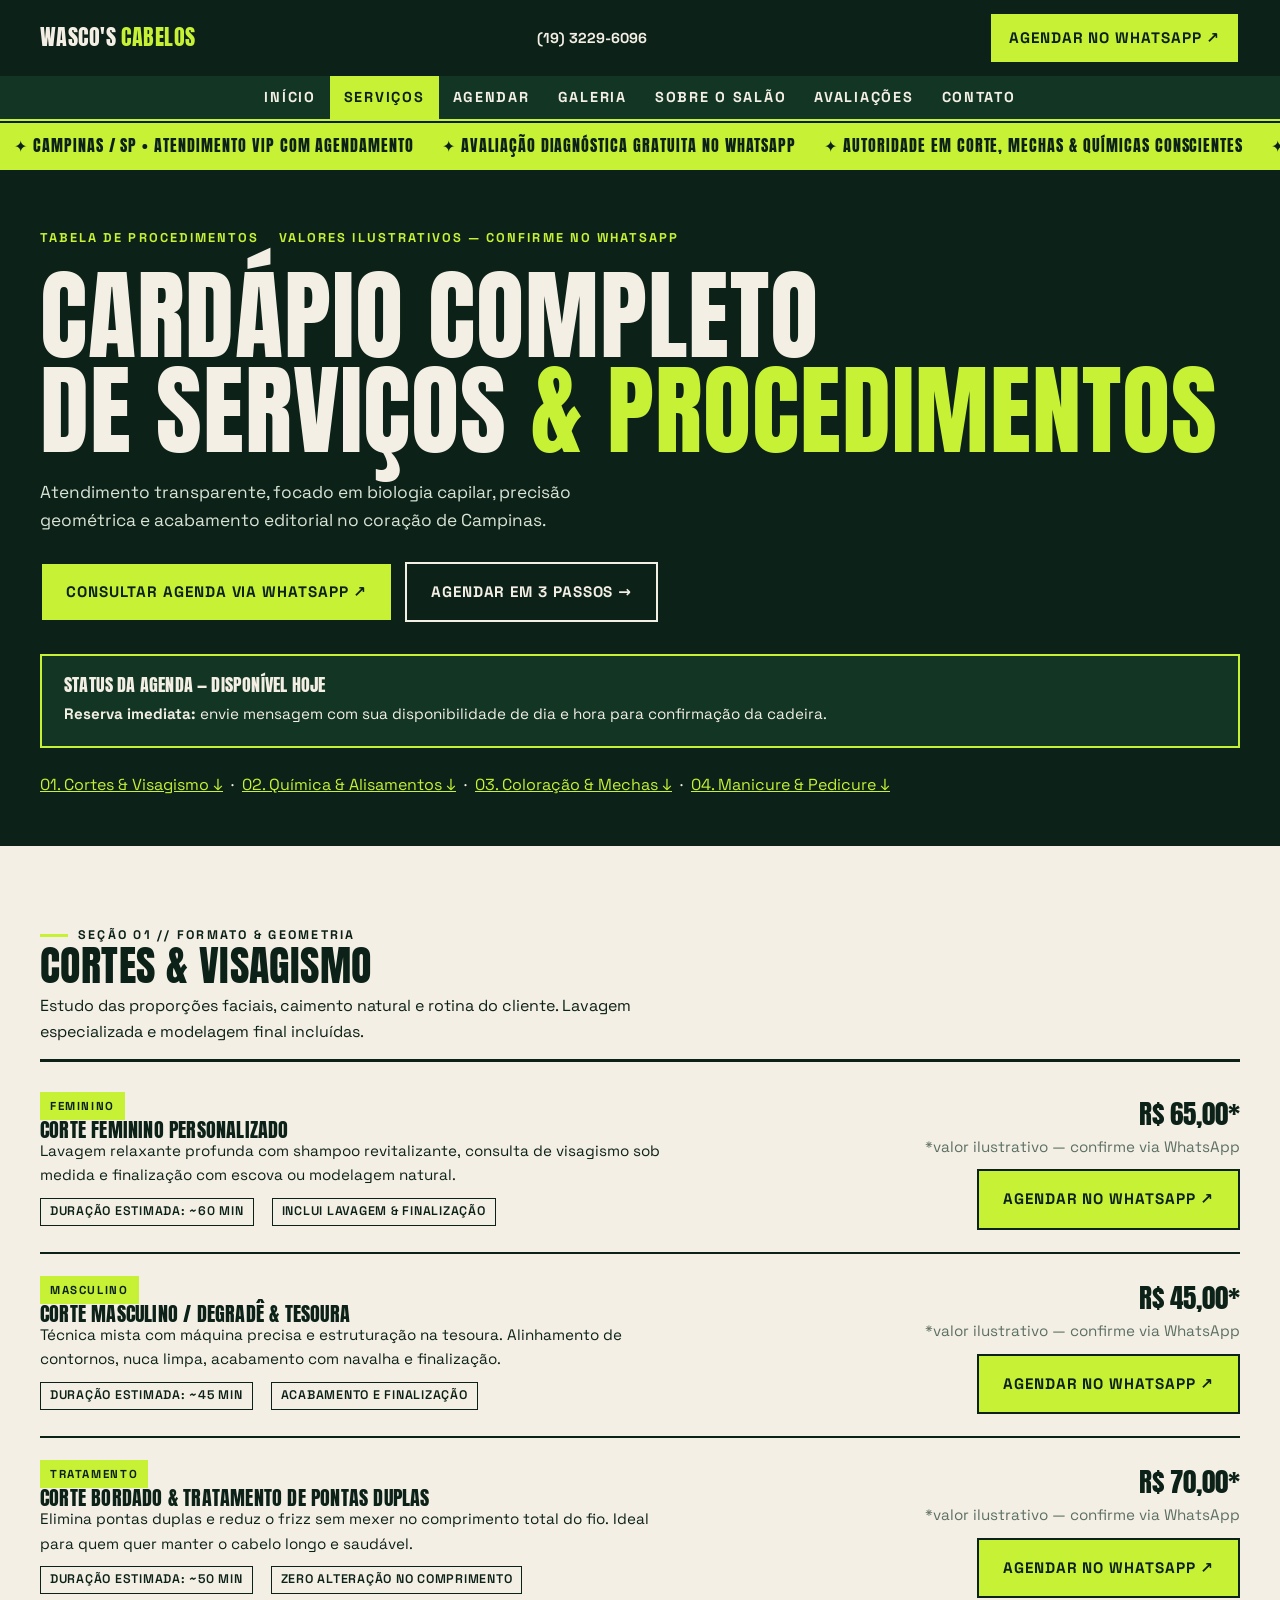
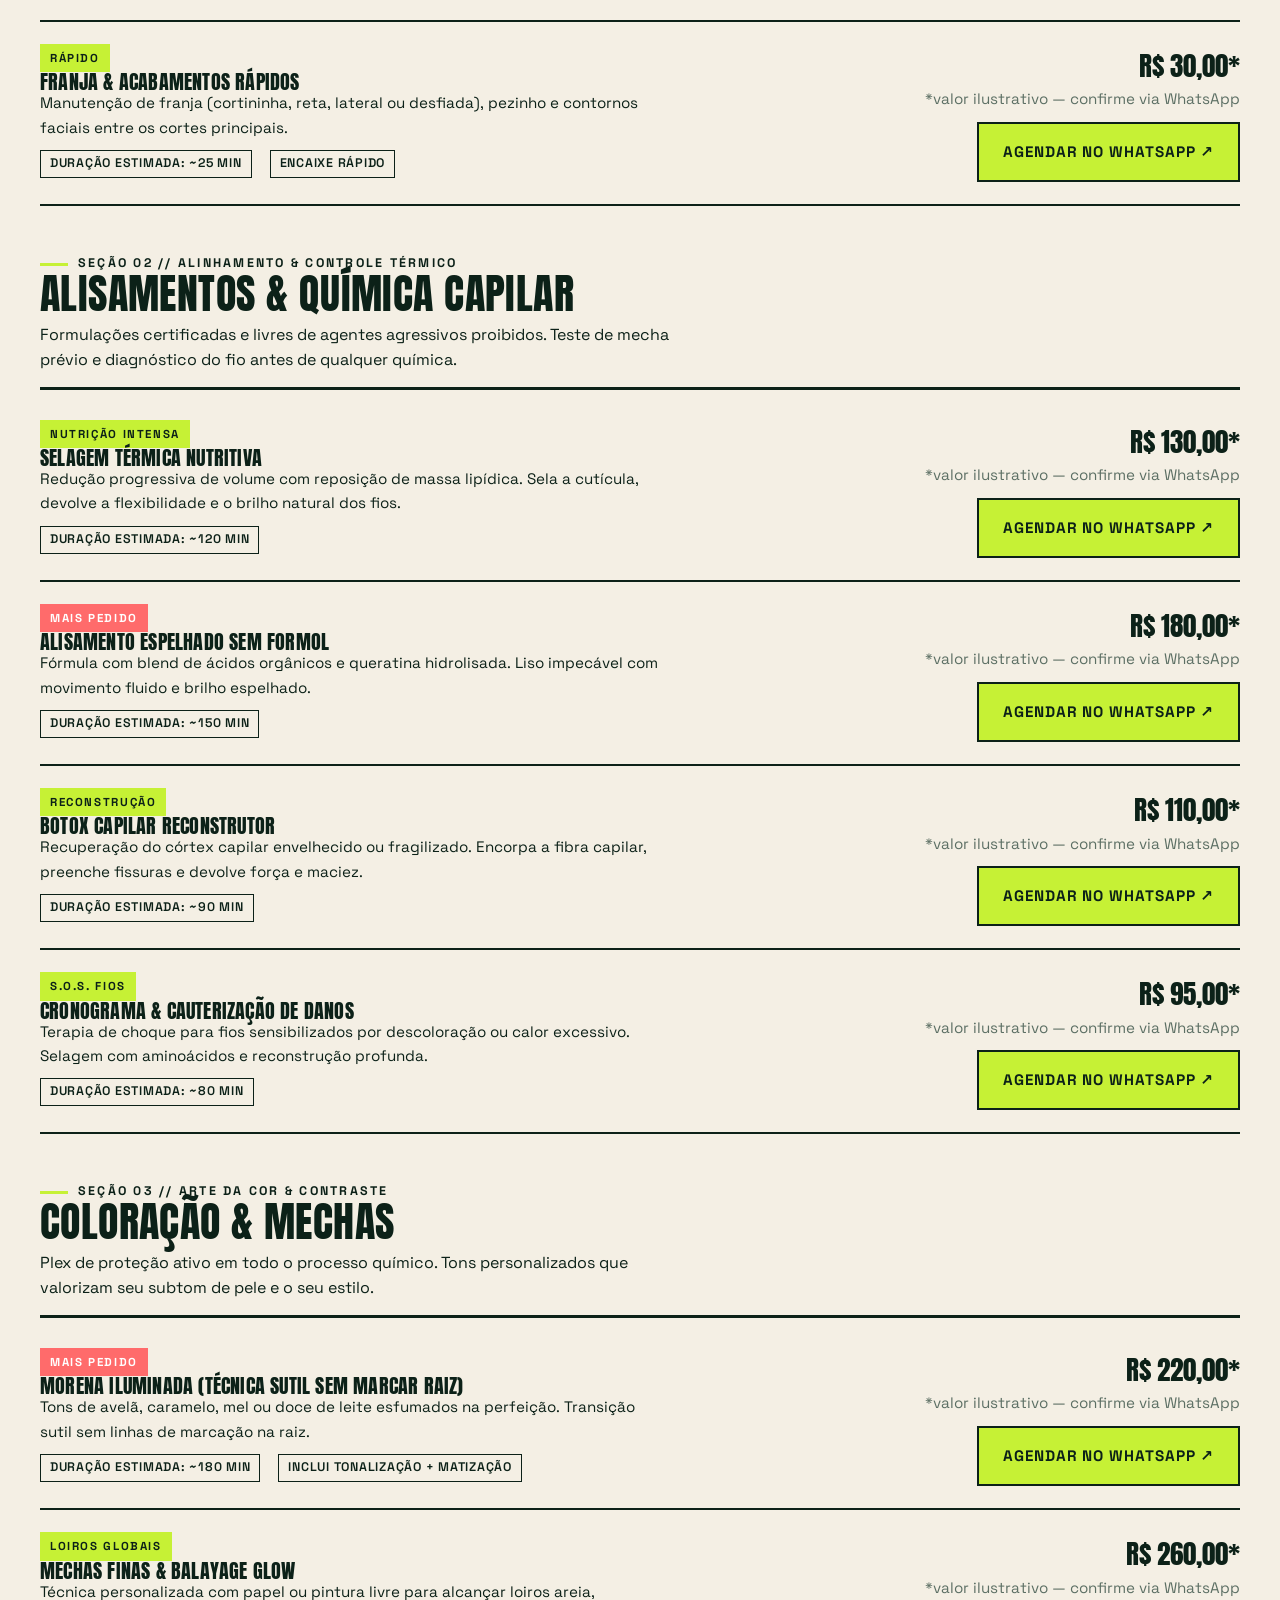
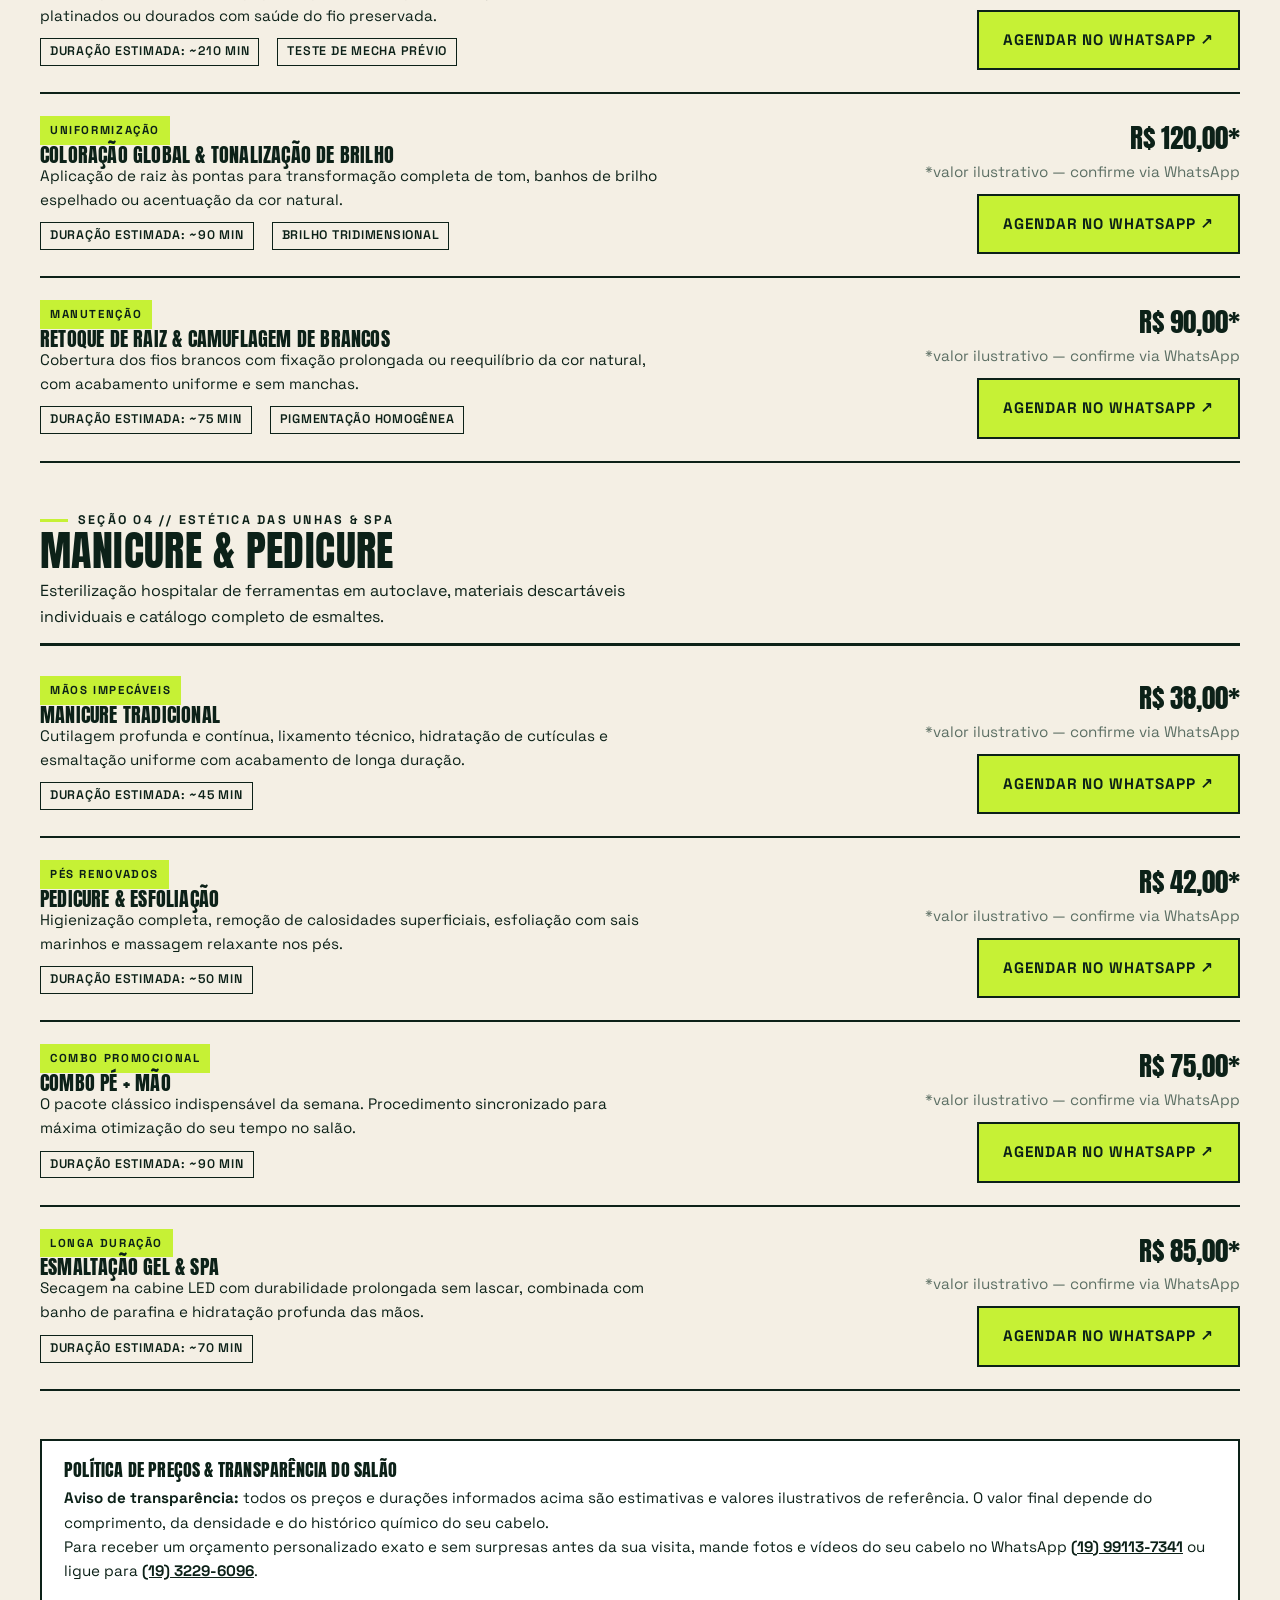
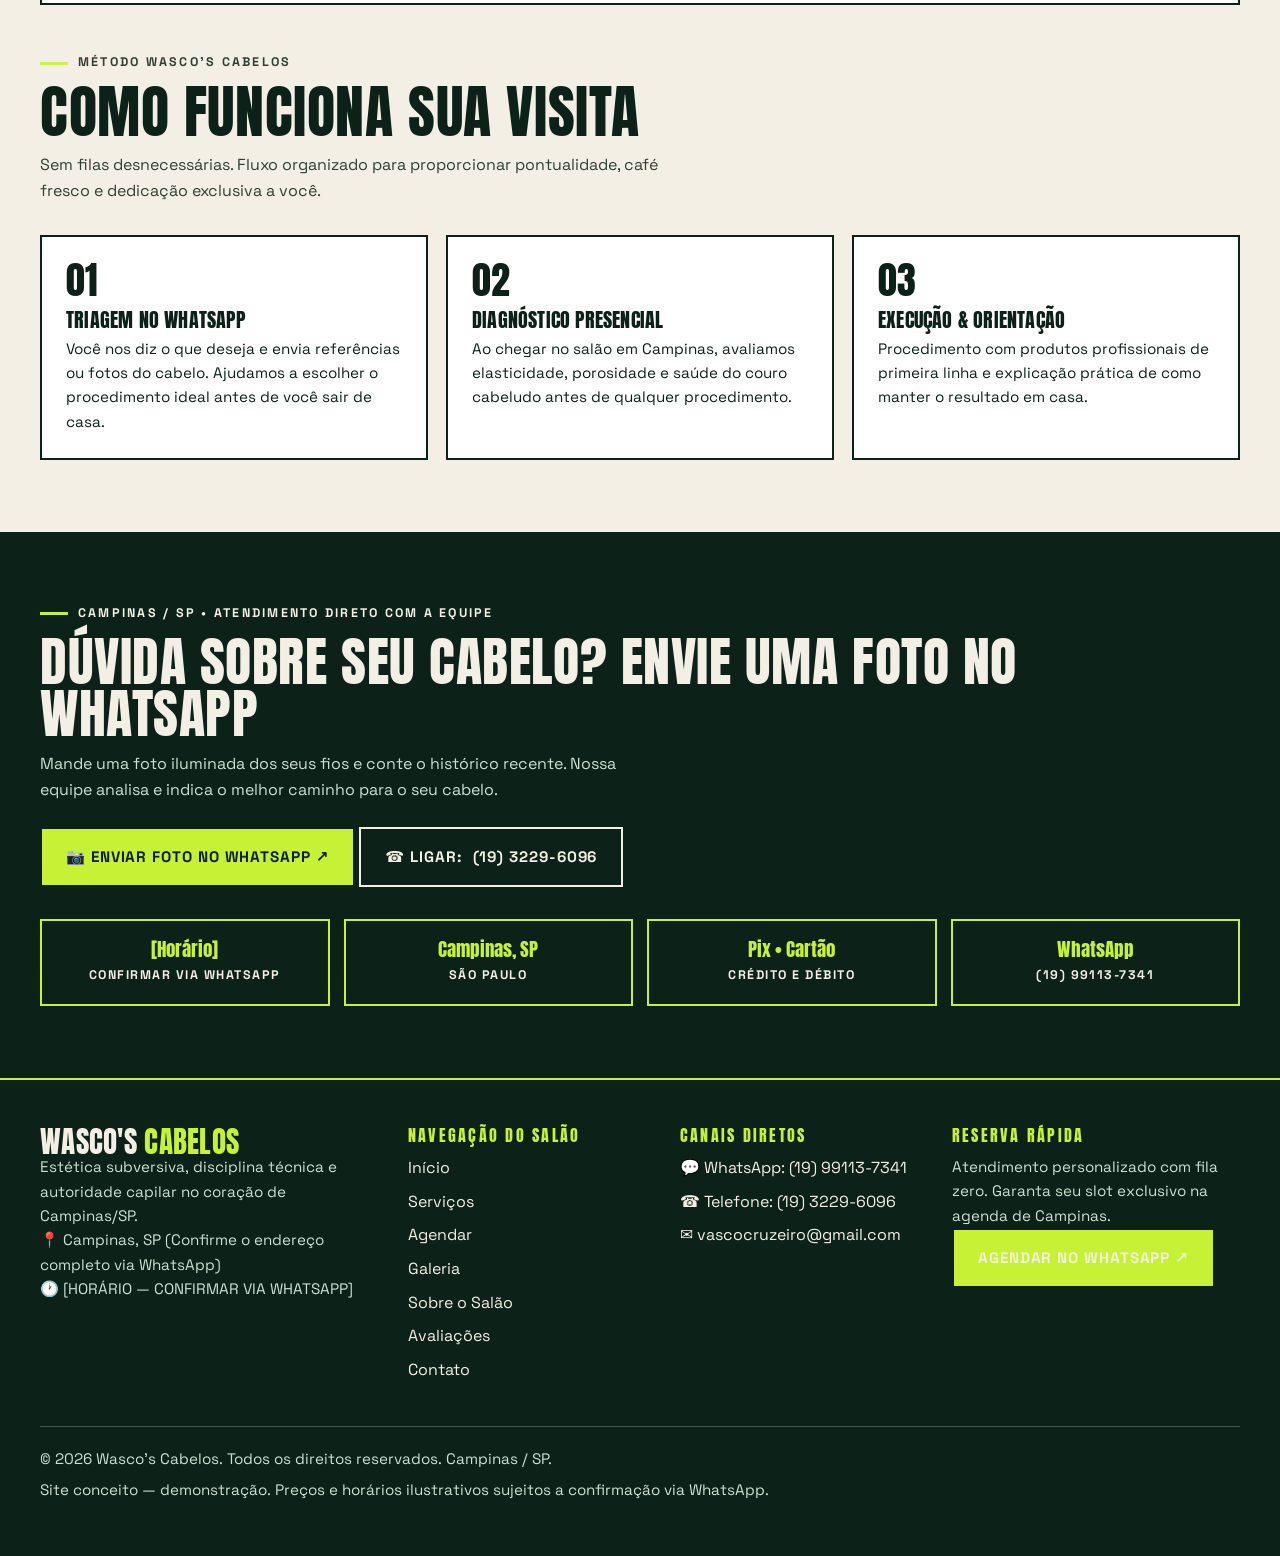
<file: servicos.html>
<!DOCTYPE html>
<html lang="pt-BR">
<head>
<meta charset="UTF-8">
<meta name="viewport" content="width=device-width, initial-scale=1.0">
<title>Serviços — Wasco's Cabelos | Cortes, Alisamento, Coloração e Manicure em Campinas/SP</title>
<meta name="description" content="Cardápio completo de serviços do Wasco's Cabelos em Campinas/SP: cortes, alisamentos, coloração, mechas, manicure e pedicure. Valores ilustrativos — confirme no WhatsApp (19) 99113-7341.">
<link rel="stylesheet" href="style.css">
</head>
<body>
<header class="site-header">
  <div class="wrap header-inner">
    <a class="logo" href="index.html">Wasco's <span>Cabelos</span></a>
    <a class="header-phone" href="tel:+551932296096"><span class="nb">(19) 3229-6096</span></a>
    <a class="btn header-cta" href="https://wa.me/5519991137341?text=Ol%C3%A1%2C%20equipe%20Wasco%27s%20Cabelos!%20Quero%20agendar%20um%20hor%C3%A1rio." target="_blank" rel="noopener">Agendar no WhatsApp ↗</a>
    <button class="nav-toggle" type="button" aria-expanded="false" aria-controls="main-nav">Menu ☰</button>
  </div>
  <nav class="main-nav" id="main-nav" aria-label="Navegação principal">
    <ul>
      <li><a href="index.html">Início</a></li>
      <li><a href="servicos.html" aria-current="page">Serviços</a></li>
      <li><a href="agendar.html">Agendar</a></li>
      <li><a href="galeria.html">Galeria</a></li>
      <li><a href="sobre.html">Sobre o Salão</a></li>
      <li><a href="avaliacoes.html">Avaliações</a></li>
      <li><a href="contato.html">Contato</a></li>
    </ul>
  </nav>
</header>

<main>
  <div class="ticker" aria-hidden="true">
    <div class="ticker-track">
      <span>✦ Campinas / SP • Atendimento VIP com agendamento</span><span>✦ Avaliação diagnóstica gratuita no WhatsApp</span><span>✦ Autoridade em corte, mechas &amp; químicas conscientes</span><span>✦ Tabela ilustrativa de procedimentos</span><span>✦ Campinas / SP • <span class="nb">(19) 99113-7341</span></span>
      <span>✦ Campinas / SP • Atendimento VIP com agendamento</span><span>✦ Avaliação diagnóstica gratuita no WhatsApp</span><span>✦ Autoridade em corte, mechas &amp; químicas conscientes</span><span>✦ Tabela ilustrativa de procedimentos</span><span>✦ Campinas / SP • <span class="nb">(19) 99113-7341</span></span>
    </div>
  </div>

  <!-- HERO -->
  <section class="hero">
    <div class="wrap">
      <p class="hero-kicker"><span>Tabela de procedimentos</span><span>Valores ilustrativos — confirme no WhatsApp</span></p>
      <h1><span class="w">Cardápio completo</span> <span class="w">de serviços</span> <span class="w hl">&amp; procedimentos</span></h1>
      <p class="lead">Atendimento transparente, focado em biologia capilar, precisão geométrica e acabamento editorial no coração de Campinas.</p>
      <div class="hero-actions">
        <a class="btn" href="https://wa.me/5519991137341?text=Ol%C3%A1%2C%20equipe%20Wasco%27s%20Cabelos!%20Quero%20consultar%20a%20agenda." target="_blank" rel="noopener">Consultar agenda via WhatsApp ↗</a>
        <a class="btn btn--outline" href="agendar.html">Agendar em 3 passos →</a>
      </div>
      <div class="notice notice--dark" style="margin-top:32px">
        <h3>Status da agenda — Disponível hoje</h3>
        <p><strong>Reserva imediata:</strong> envie mensagem com sua disponibilidade de dia e hora para confirmação da cadeira.</p>
      </div>
      <p style="margin-top:24px">
        <a href="#cortes" style="color:var(--lime)">01. Cortes &amp; Visagismo ↓</a> &nbsp;·&nbsp;
        <a href="#alisamentos" style="color:var(--lime)">02. Química &amp; Alisamentos ↓</a> &nbsp;·&nbsp;
        <a href="#coloracao" style="color:var(--lime)">03. Coloração &amp; Mechas ↓</a> &nbsp;·&nbsp;
        <a href="#manicure" style="color:var(--lime)">04. Manicure &amp; Pedicure ↓</a>
      </p>
    </div>
  </section>

  <section class="section--cream">
    <div class="wrap">

      <!-- 01 CORTES -->
      <div class="service-group" id="cortes">
        <div class="service-group-head">
          <p class="eyebrow">Seção 01 // Formato &amp; geometria</p>
          <h2>Cortes &amp; Visagismo</h2>
          <p>Estudo das proporções faciais, caimento natural e rotina do cliente. Lavagem especializada e modelagem final incluídas.</p>
        </div>
        <article class="service-row">
          <div>
            <span class="badge">Feminino</span>
            <h3>Corte feminino personalizado</h3>
            <p>Lavagem relaxante profunda com shampoo revitalizante, consulta de visagismo sob medida e finalização com escova ou modelagem natural.</p>
            <div class="service-meta"><span>Duração estimada: ~60 min</span><span>Inclui lavagem &amp; finalização</span></div>
          </div>
          <div class="row-side">
            <div class="price">R$ 65,00*</div>
            <p class="price-note">*valor ilustrativo — confirme via WhatsApp</p>
            <a class="btn row-cta" href="https://wa.me/5519991137341?text=Ol%C3%A1%2C%20equipe%20Wasco%27s%20Cabelos!%20Quero%20agendar%20um%20corte%20feminino." target="_blank" rel="noopener">Agendar no WhatsApp ↗</a>
          </div>
        </article>
        <article class="service-row">
          <div>
            <span class="badge">Masculino</span>
            <h3>Corte masculino / degradê &amp; tesoura</h3>
            <p>Técnica mista com máquina precisa e estruturação na tesoura. Alinhamento de contornos, nuca limpa, acabamento com navalha e finalização.</p>
            <div class="service-meta"><span>Duração estimada: ~45 min</span><span>Acabamento e finalização</span></div>
          </div>
          <div class="row-side">
            <div class="price">R$ 45,00*</div>
            <p class="price-note">*valor ilustrativo — confirme via WhatsApp</p>
            <a class="btn row-cta" href="https://wa.me/5519991137341?text=Ol%C3%A1%2C%20equipe%20Wasco%27s%20Cabelos!%20Quero%20agendar%20um%20corte%20masculino." target="_blank" rel="noopener">Agendar no WhatsApp ↗</a>
          </div>
        </article>
        <article class="service-row">
          <div>
            <span class="badge">Tratamento</span>
            <h3>Corte bordado &amp; tratamento de pontas duplas</h3>
            <p>Elimina pontas duplas e reduz o frizz sem mexer no comprimento total do fio. Ideal para quem quer manter o cabelo longo e saudável.</p>
            <div class="service-meta"><span>Duração estimada: ~50 min</span><span>Zero alteração no comprimento</span></div>
          </div>
          <div class="row-side">
            <div class="price">R$ 70,00*</div>
            <p class="price-note">*valor ilustrativo — confirme via WhatsApp</p>
            <a class="btn row-cta" href="https://wa.me/5519991137341?text=Ol%C3%A1%2C%20equipe%20Wasco%27s%20Cabelos!%20Quero%20agendar%20um%20corte%20bordado." target="_blank" rel="noopener">Agendar no WhatsApp ↗</a>
          </div>
        </article>
        <article class="service-row">
          <div>
            <span class="badge">Rápido</span>
            <h3>Franja &amp; acabamentos rápidos</h3>
            <p>Manutenção de franja (cortininha, reta, lateral ou desfiada), pezinho e contornos faciais entre os cortes principais.</p>
            <div class="service-meta"><span>Duração estimada: ~25 min</span><span>Encaixe rápido</span></div>
          </div>
          <div class="row-side">
            <div class="price">R$ 30,00*</div>
            <p class="price-note">*valor ilustrativo — confirme via WhatsApp</p>
            <a class="btn row-cta" href="https://wa.me/5519991137341?text=Ol%C3%A1%2C%20equipe%20Wasco%27s%20Cabelos!%20Quero%20agendar%20um%20acabamento%20de%20franja." target="_blank" rel="noopener">Agendar no WhatsApp ↗</a>
          </div>
        </article>
      </div>

      <!-- 02 ALISAMENTOS -->
      <div class="service-group" id="alisamentos">
        <div class="service-group-head">
          <p class="eyebrow">Seção 02 // Alinhamento &amp; controle térmico</p>
          <h2>Alisamentos &amp; Química Capilar</h2>
          <p>Formulações certificadas e livres de agentes agressivos proibidos. Teste de mecha prévio e diagnóstico do fio antes de qualquer química.</p>
        </div>
        <article class="service-row">
          <div>
            <span class="badge">Nutrição intensa</span>
            <h3>Selagem térmica nutritiva</h3>
            <p>Redução progressiva de volume com reposição de massa lipídica. Sela a cutícula, devolve a flexibilidade e o brilho natural dos fios.</p>
            <div class="service-meta"><span>Duração estimada: ~120 min</span></div>
          </div>
          <div class="row-side">
            <div class="price">R$ 130,00*</div>
            <p class="price-note">*valor ilustrativo — confirme via WhatsApp</p>
            <a class="btn row-cta" href="https://wa.me/5519991137341?text=Ol%C3%A1%2C%20equipe%20Wasco%27s%20Cabelos!%20Quero%20agendar%20uma%20selagem%20t%C3%A9rmica." target="_blank" rel="noopener">Agendar no WhatsApp ↗</a>
          </div>
        </article>
        <article class="service-row">
          <div>
            <span class="badge badge--coral">Mais pedido</span>
            <h3>Alisamento espelhado sem formol</h3>
            <p>Fórmula com blend de ácidos orgânicos e queratina hidrolisada. Liso impecável com movimento fluido e brilho espelhado.</p>
            <div class="service-meta"><span>Duração estimada: ~150 min</span></div>
          </div>
          <div class="row-side">
            <div class="price">R$ 180,00*</div>
            <p class="price-note">*valor ilustrativo — confirme via WhatsApp</p>
            <a class="btn row-cta" href="https://wa.me/5519991137341?text=Ol%C3%A1%2C%20equipe%20Wasco%27s%20Cabelos!%20Quero%20agendar%20um%20alisamento%20espelhado." target="_blank" rel="noopener">Agendar no WhatsApp ↗</a>
          </div>
        </article>
        <article class="service-row">
          <div>
            <span class="badge">Reconstrução</span>
            <h3>Botox capilar reconstrutor</h3>
            <p>Recuperação do córtex capilar envelhecido ou fragilizado. Encorpa a fibra capilar, preenche fissuras e devolve força e maciez.</p>
            <div class="service-meta"><span>Duração estimada: ~90 min</span></div>
          </div>
          <div class="row-side">
            <div class="price">R$ 110,00*</div>
            <p class="price-note">*valor ilustrativo — confirme via WhatsApp</p>
            <a class="btn row-cta" href="https://wa.me/5519991137341?text=Ol%C3%A1%2C%20equipe%20Wasco%27s%20Cabelos!%20Quero%20agendar%20um%20botox%20capilar." target="_blank" rel="noopener">Agendar no WhatsApp ↗</a>
          </div>
        </article>
        <article class="service-row">
          <div>
            <span class="badge">S.O.S. fios</span>
            <h3>Cronograma &amp; cauterização de danos</h3>
            <p>Terapia de choque para fios sensibilizados por descoloração ou calor excessivo. Selagem com aminoácidos e reconstrução profunda.</p>
            <div class="service-meta"><span>Duração estimada: ~80 min</span></div>
          </div>
          <div class="row-side">
            <div class="price">R$ 95,00*</div>
            <p class="price-note">*valor ilustrativo — confirme via WhatsApp</p>
            <a class="btn row-cta" href="https://wa.me/5519991137341?text=Ol%C3%A1%2C%20equipe%20Wasco%27s%20Cabelos!%20Quero%20agendar%20um%20cronograma%20capilar." target="_blank" rel="noopener">Agendar no WhatsApp ↗</a>
          </div>
        </article>
      </div>

      <!-- 03 COLORAÇÃO -->
      <div class="service-group" id="coloracao">
        <div class="service-group-head">
          <p class="eyebrow">Seção 03 // Arte da cor &amp; contraste</p>
          <h2>Coloração &amp; Mechas</h2>
          <p>Plex de proteção ativo em todo o processo químico. Tons personalizados que valorizam seu subtom de pele e o seu estilo.</p>
        </div>
        <article class="service-row">
          <div>
            <span class="badge badge--coral">Mais pedido</span>
            <h3>Morena iluminada (técnica sutil sem marcar raiz)</h3>
            <p>Tons de avelã, caramelo, mel ou doce de leite esfumados na perfeição. Transição sutil sem linhas de marcação na raiz.</p>
            <div class="service-meta"><span>Duração estimada: ~180 min</span><span>Inclui tonalização + matização</span></div>
          </div>
          <div class="row-side">
            <div class="price">R$ 220,00*</div>
            <p class="price-note">*valor ilustrativo — confirme via WhatsApp</p>
            <a class="btn row-cta" href="https://wa.me/5519991137341?text=Ol%C3%A1%2C%20equipe%20Wasco%27s%20Cabelos!%20Quero%20agendar%20uma%20morena%20iluminada." target="_blank" rel="noopener">Agendar no WhatsApp ↗</a>
          </div>
        </article>
        <article class="service-row">
          <div>
            <span class="badge">Loiros globais</span>
            <h3>Mechas finas &amp; balayage glow</h3>
            <p>Técnica personalizada com papel ou pintura livre para alcançar loiros areia, platinados ou dourados com saúde do fio preservada.</p>
            <div class="service-meta"><span>Duração estimada: ~210 min</span><span>Teste de mecha prévio</span></div>
          </div>
          <div class="row-side">
            <div class="price">R$ 260,00*</div>
            <p class="price-note">*valor ilustrativo — confirme via WhatsApp</p>
            <a class="btn row-cta" href="https://wa.me/5519991137341?text=Ol%C3%A1%2C%20equipe%20Wasco%27s%20Cabelos!%20Quero%20agendar%20mechas%20%2F%20balayage." target="_blank" rel="noopener">Agendar no WhatsApp ↗</a>
          </div>
        </article>
        <article class="service-row">
          <div>
            <span class="badge">Uniformização</span>
            <h3>Coloração global &amp; tonalização de brilho</h3>
            <p>Aplicação de raiz às pontas para transformação completa de tom, banhos de brilho espelhado ou acentuação da cor natural.</p>
            <div class="service-meta"><span>Duração estimada: ~90 min</span><span>Brilho tridimensional</span></div>
          </div>
          <div class="row-side">
            <div class="price">R$ 120,00*</div>
            <p class="price-note">*valor ilustrativo — confirme via WhatsApp</p>
            <a class="btn row-cta" href="https://wa.me/5519991137341?text=Ol%C3%A1%2C%20equipe%20Wasco%27s%20Cabelos!%20Quero%20agendar%20uma%20colora%C3%A7%C3%A3o%20global." target="_blank" rel="noopener">Agendar no WhatsApp ↗</a>
          </div>
        </article>
        <article class="service-row">
          <div>
            <span class="badge">Manutenção</span>
            <h3>Retoque de raiz &amp; camuflagem de brancos</h3>
            <p>Cobertura dos fios brancos com fixação prolongada ou reequilíbrio da cor natural, com acabamento uniforme e sem manchas.</p>
            <div class="service-meta"><span>Duração estimada: ~75 min</span><span>Pigmentação homogênea</span></div>
          </div>
          <div class="row-side">
            <div class="price">R$ 90,00*</div>
            <p class="price-note">*valor ilustrativo — confirme via WhatsApp</p>
            <a class="btn row-cta" href="https://wa.me/5519991137341?text=Ol%C3%A1%2C%20equipe%20Wasco%27s%20Cabelos!%20Quero%20agendar%20um%20retoque%20de%20raiz." target="_blank" rel="noopener">Agendar no WhatsApp ↗</a>
          </div>
        </article>
      </div>

      <!-- 04 MANICURE -->
      <div class="service-group" id="manicure">
        <div class="service-group-head">
          <p class="eyebrow">Seção 04 // Estética das unhas &amp; spa</p>
          <h2>Manicure &amp; Pedicure</h2>
          <p>Esterilização hospitalar de ferramentas em autoclave, materiais descartáveis individuais e catálogo completo de esmaltes.</p>
        </div>
        <article class="service-row">
          <div>
            <span class="badge">Mãos impecáveis</span>
            <h3>Manicure tradicional</h3>
            <p>Cutilagem profunda e contínua, lixamento técnico, hidratação de cutículas e esmaltação uniforme com acabamento de longa duração.</p>
            <div class="service-meta"><span>Duração estimada: ~45 min</span></div>
          </div>
          <div class="row-side">
            <div class="price">R$ 38,00*</div>
            <p class="price-note">*valor ilustrativo — confirme via WhatsApp</p>
            <a class="btn row-cta" href="https://wa.me/5519991137341?text=Ol%C3%A1%2C%20equipe%20Wasco%27s%20Cabelos!%20Quero%20agendar%20uma%20manicure." target="_blank" rel="noopener">Agendar no WhatsApp ↗</a>
          </div>
        </article>
        <article class="service-row">
          <div>
            <span class="badge">Pés renovados</span>
            <h3>Pedicure &amp; esfoliação</h3>
            <p>Higienização completa, remoção de calosidades superficiais, esfoliação com sais marinhos e massagem relaxante nos pés.</p>
            <div class="service-meta"><span>Duração estimada: ~50 min</span></div>
          </div>
          <div class="row-side">
            <div class="price">R$ 42,00*</div>
            <p class="price-note">*valor ilustrativo — confirme via WhatsApp</p>
            <a class="btn row-cta" href="https://wa.me/5519991137341?text=Ol%C3%A1%2C%20equipe%20Wasco%27s%20Cabelos!%20Quero%20agendar%20uma%20pedicure." target="_blank" rel="noopener">Agendar no WhatsApp ↗</a>
          </div>
        </article>
        <article class="service-row">
          <div>
            <span class="badge">Combo promocional</span>
            <h3>Combo pé + mão</h3>
            <p>O pacote clássico indispensável da semana. Procedimento sincronizado para máxima otimização do seu tempo no salão.</p>
            <div class="service-meta"><span>Duração estimada: ~90 min</span></div>
          </div>
          <div class="row-side">
            <div class="price">R$ 75,00*</div>
            <p class="price-note">*valor ilustrativo — confirme via WhatsApp</p>
            <a class="btn row-cta" href="https://wa.me/5519991137341?text=Ol%C3%A1%2C%20equipe%20Wasco%27s%20Cabelos!%20Quero%20agendar%20o%20combo%20p%C3%A9%20%2B%20m%C3%A3o." target="_blank" rel="noopener">Agendar no WhatsApp ↗</a>
          </div>
        </article>
        <article class="service-row">
          <div>
            <span class="badge">Longa duração</span>
            <h3>Esmaltação gel &amp; spa</h3>
            <p>Secagem na cabine LED com durabilidade prolongada sem lascar, combinada com banho de parafina e hidratação profunda das mãos.</p>
            <div class="service-meta"><span>Duração estimada: ~70 min</span></div>
          </div>
          <div class="row-side">
            <div class="price">R$ 85,00*</div>
            <p class="price-note">*valor ilustrativo — confirme via WhatsApp</p>
            <a class="btn row-cta" href="https://wa.me/5519991137341?text=Ol%C3%A1%2C%20equipe%20Wasco%27s%20Cabelos!%20Quero%20agendar%20uma%20esmalta%C3%A7%C3%A3o%20em%20gel." target="_blank" rel="noopener">Agendar no WhatsApp ↗</a>
          </div>
        </article>
      </div>

      <!-- PRICE POLICY -->
      <div class="notice">
        <h3>Política de preços &amp; transparência do salão</h3>
        <p><strong>Aviso de transparência:</strong> todos os preços e durações informados acima são estimativas e valores ilustrativos de referência. O valor final depende do comprimento, da densidade e do histórico químico do seu cabelo.</p>
        <p>Para receber um orçamento personalizado exato e sem surpresas antes da sua visita, mande fotos e vídeos do seu cabelo no WhatsApp <a href="https://wa.me/5519991137341" target="_blank" rel="noopener"><strong><span class="nb">(19) 99113-7341</span></strong></a> ou ligue para <a href="tel:+551932296096"><strong><span class="nb">(19) 3229-6096</span></strong></a>.</p>
      </div>

      <!-- VISIT FLOW -->
      <div class="section-head" style="margin-top:48px">
        <p class="eyebrow">Método Wasco's Cabelos</p>
        <h2>Como funciona sua visita</h2>
        <p>Sem filas desnecessárias. Fluxo organizado para proporcionar pontualidade, café fresco e dedicação exclusiva a você.</p>
      </div>
      <div class="steps">
        <article class="step">
          <div class="num">01</div>
          <h4>Triagem no WhatsApp</h4>
          <p>Você nos diz o que deseja e envia referências ou fotos do cabelo. Ajudamos a escolher o procedimento ideal antes de você sair de casa.</p>
        </article>
        <article class="step">
          <div class="num">02</div>
          <h4>Diagnóstico presencial</h4>
          <p>Ao chegar no salão em Campinas, avaliamos elasticidade, porosidade e saúde do couro cabeludo antes de qualquer procedimento.</p>
        </article>
        <article class="step">
          <div class="num">03</div>
          <h4>Execução &amp; orientação</h4>
          <p>Procedimento com produtos profissionais de primeira linha e explicação prática de como manter o resultado em casa.</p>
        </article>
      </div>
    </div>
  </section>

  <!-- CTA BAND -->
  <section class="section--dark">
    <div class="wrap">
      <p class="eyebrow">Campinas / SP • Atendimento direto com a equipe</p>
      <h2 style="font-size:clamp(2rem,6vw,3.4rem);margin:12px 0">Dúvida sobre seu cabelo? Envie uma foto no WhatsApp</h2>
      <p style="color:#cfe0d2;max-width:62ch;margin-bottom:24px">Mande uma foto iluminada dos seus fios e conte o histórico recente. Nossa equipe analisa e indica o melhor caminho para o seu cabelo.</p>
      <a class="btn" href="https://wa.me/5519991137341?text=Ol%C3%A1%2C%20equipe%20Wasco%27s%20Cabelos!%20Quero%20uma%20avalia%C3%A7%C3%A3o%20do%20meu%20cabelo." target="_blank" rel="noopener">📷 Enviar foto no WhatsApp ↗</a>
      <a class="btn btn--outline" href="tel:+551932296096">☎ Ligar: <span class="nb">(19) 3229-6096</span></a>
      <div class="stat-grid" style="margin-top:32px">
        <div class="stat"><div class="stat-big" style="font-size:1.2rem">[Horário]</div><div class="stat-label">Confirmar via WhatsApp</div></div>
        <div class="stat"><div class="stat-big" style="font-size:1.2rem">Campinas, SP</div><div class="stat-label">São Paulo</div></div>
        <div class="stat"><div class="stat-big" style="font-size:1.2rem">Pix • Cartão</div><div class="stat-label">Crédito e débito</div></div>
        <div class="stat"><div class="stat-big" style="font-size:1.2rem">WhatsApp</div><div class="stat-label"><span class="nb">(19) 99113-7341</span></div></div>
      </div>
    </div>
  </section>
</main>

<footer class="site-footer">
  <div class="wrap footer-grid">
    <div>
      <h2 class="logo-foot">Wasco's <span class="lime">Cabelos</span></h2>
      <p>Estética subversiva, disciplina técnica e autoridade capilar no coração de Campinas/SP.</p>
      <p>📍 Campinas, SP (Confirme o endereço completo via WhatsApp)</p>
      <p>🕐 [HORÁRIO — CONFIRMAR VIA WHATSAPP]</p>
    </div>
    <div>
      <h3>Navegação do salão</h3>
      <ul>
        <li><a href="index.html">Início</a></li>
        <li><a href="servicos.html">Serviços</a></li>
        <li><a href="agendar.html">Agendar</a></li>
        <li><a href="galeria.html">Galeria</a></li>
        <li><a href="sobre.html">Sobre o Salão</a></li>
        <li><a href="avaliacoes.html">Avaliações</a></li>
        <li><a href="contato.html">Contato</a></li>
      </ul>
    </div>
    <div>
      <h3>Canais diretos</h3>
      <ul>
        <li>💬 WhatsApp: <a href="https://wa.me/5519991137341" target="_blank" rel="noopener"><span class="nb">(19) 99113-7341</span></a></li>
        <li>☎ Telefone: <a href="tel:+551932296096"><span class="nb">(19) 3229-6096</span></a></li>
        <li>✉ <a href="mailto:vascocruzeiro@gmail.com">vascocruzeiro@gmail.com</a></li>
      </ul>
    </div>
    <div>
      <h3>Reserva rápida</h3>
      <p>Atendimento personalizado com fila zero. Garanta seu slot exclusivo na agenda de Campinas.</p>
      <a class="btn" href="https://wa.me/5519991137341?text=Ol%C3%A1%2C%20equipe%20Wasco%27s%20Cabelos!%20Quero%20agendar%20um%20hor%C3%A1rio." target="_blank" rel="noopener">Agendar no WhatsApp ↗</a>
    </div>
  </div>
  <div class="wrap footer-bottom">
    <p>© 2026 Wasco's Cabelos. Todos os direitos reservados. Campinas / SP.</p>
    <p>Site conceito — demonstração. Preços e horários ilustrativos sujeitos a confirmação via WhatsApp.</p>
  </div>
</footer>

<a class="sticky-wa" href="https://wa.me/5519991137341?text=Ol%C3%A1%2C%20equipe%20Wasco%27s%20Cabelos!%20Quero%20agendar%20um%20hor%C3%A1rio." target="_blank" rel="noopener"><span class="wa-dot"></span> Agendar via WhatsApp 💬</a>
<script src="app.js"></script>
</body>
</html>
</file>
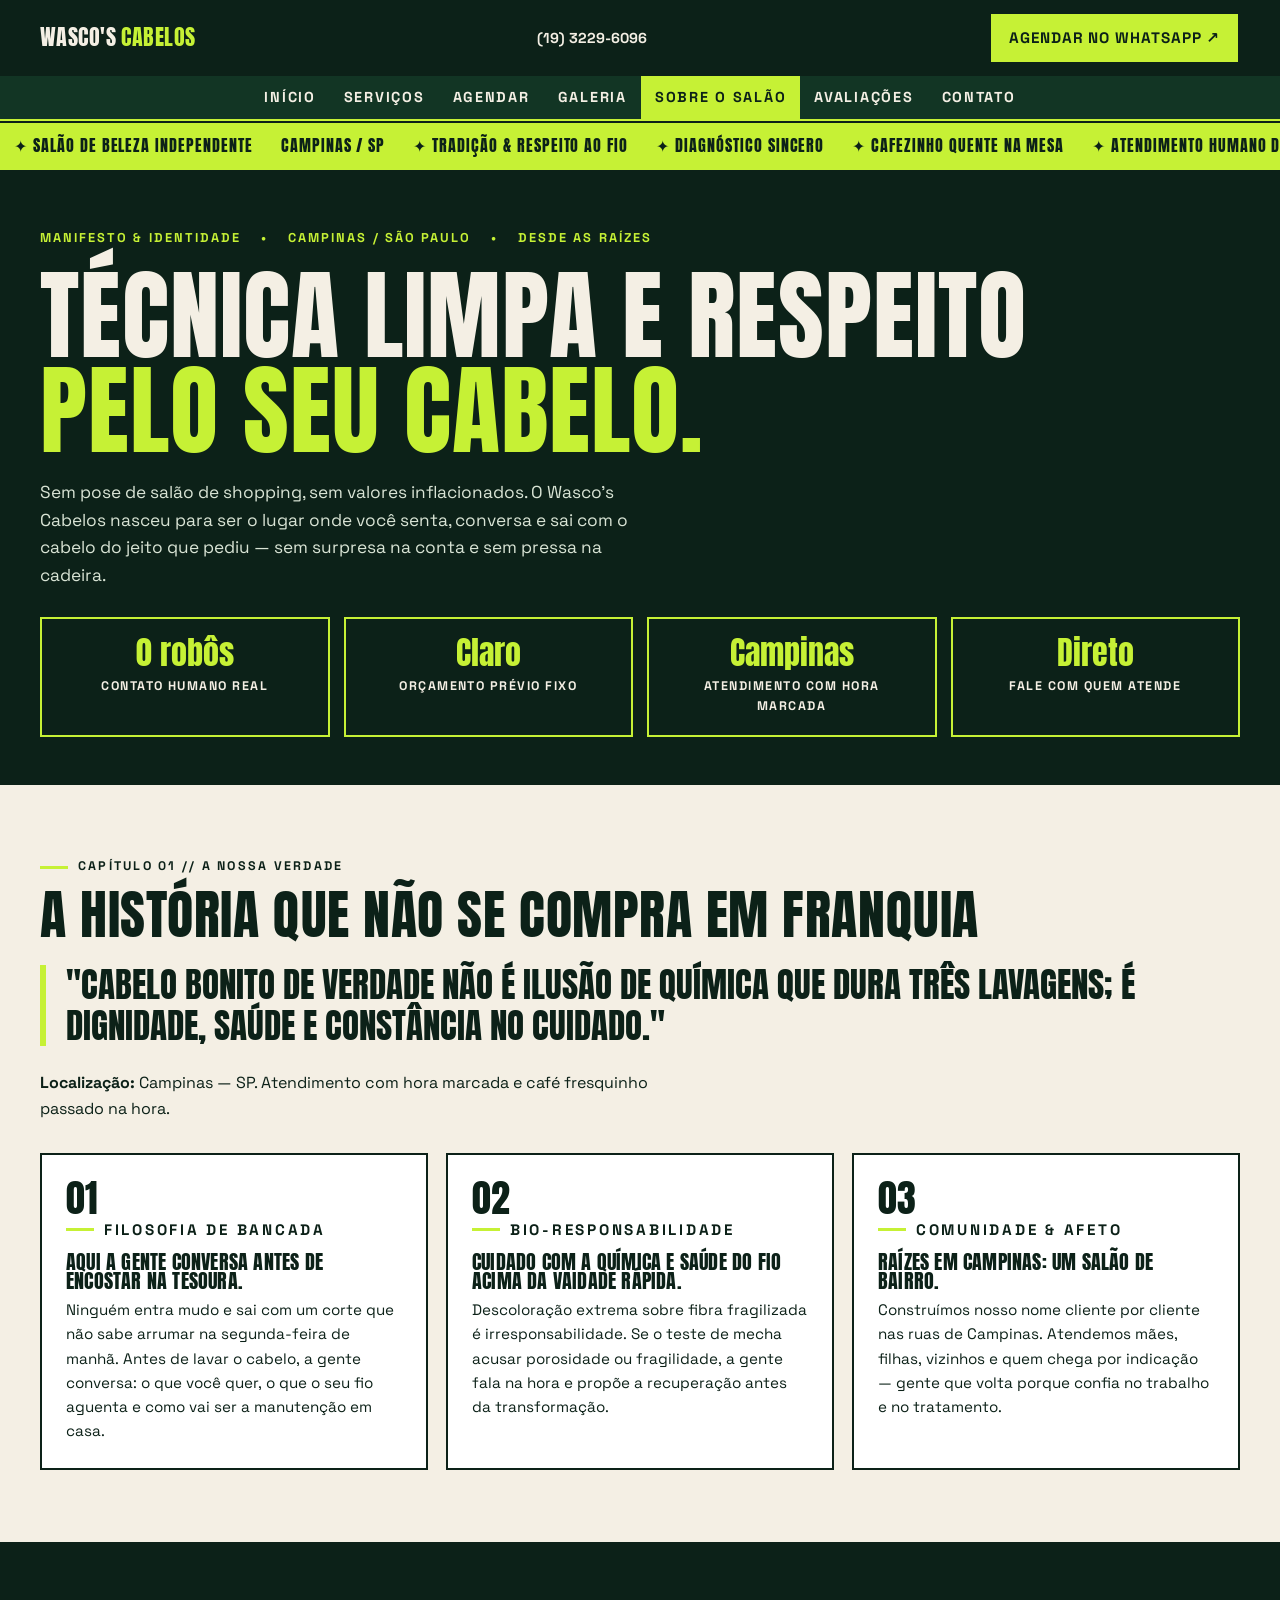
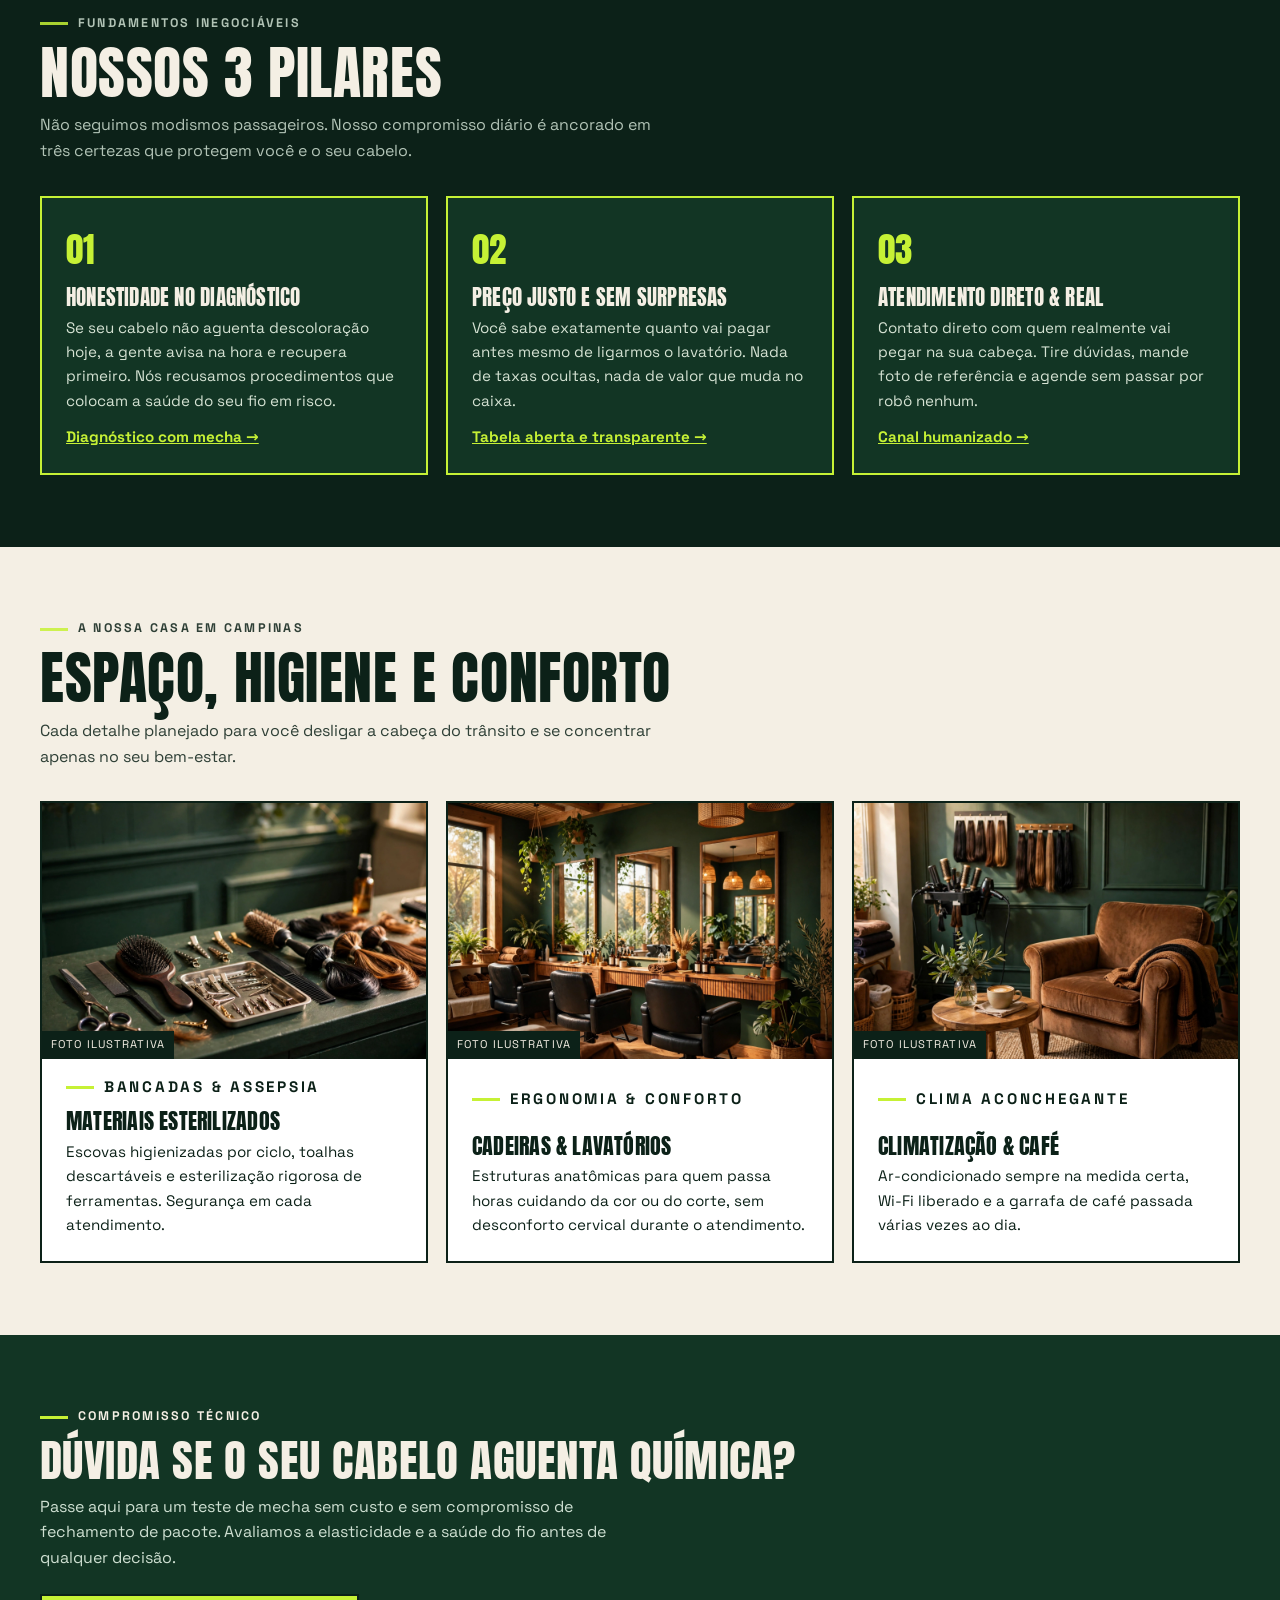
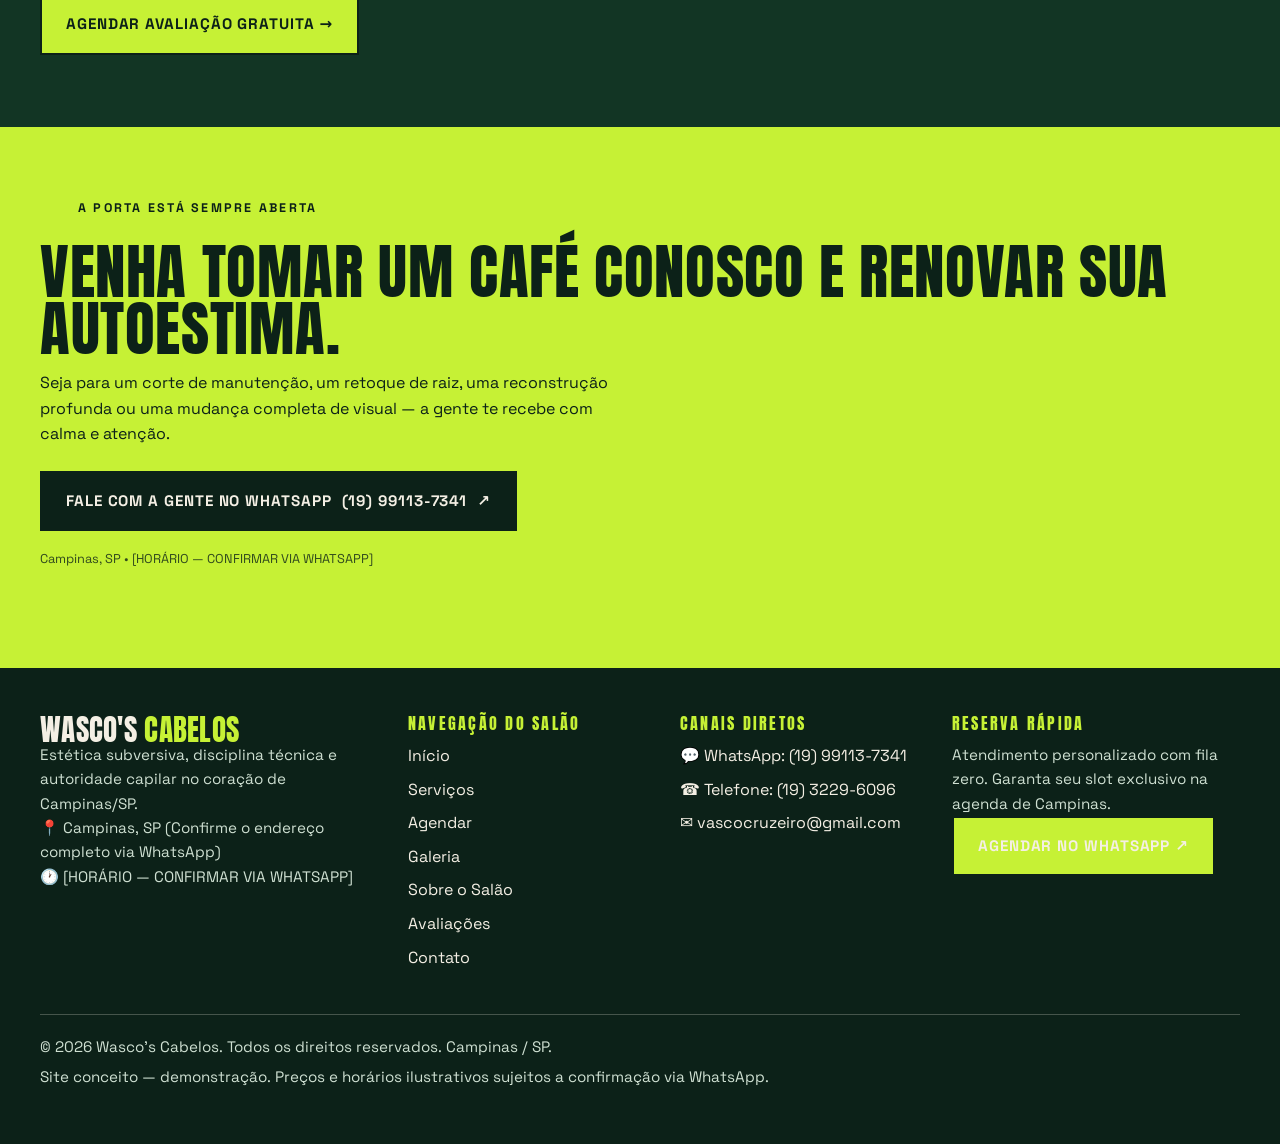
<file: sobre.html>
<!DOCTYPE html>
<html lang="pt-BR">
<head>
<meta charset="UTF-8">
<meta name="viewport" content="width=device-width, initial-scale=1.0">
<title>Sobre o Salão — Wasco's Cabelos | Técnica limpa e respeito pelo seu cabelo | Campinas/SP</title>
<meta name="description" content="Conheça o Wasco's Cabelos em Campinas/SP: honestidade no diagnóstico, preço justo e atendimento direto. Espaço climatizado, materiais esterilizados e café fresco.">
<link rel="stylesheet" href="style.css">
</head>
<body>
<header class="site-header">
  <div class="wrap header-inner">
    <a class="logo" href="index.html">Wasco's <span>Cabelos</span></a>
    <a class="header-phone" href="tel:+551932296096"><span class="nb">(19) 3229-6096</span></a>
    <a class="btn header-cta" href="https://wa.me/5519991137341?text=Ol%C3%A1%2C%20equipe%20Wasco%27s%20Cabelos!%20Quero%20agendar%20um%20hor%C3%A1rio." target="_blank" rel="noopener">Agendar no WhatsApp ↗</a>
    <button class="nav-toggle" type="button" aria-expanded="false" aria-controls="main-nav">Menu ☰</button>
  </div>
  <nav class="main-nav" id="main-nav" aria-label="Navegação principal">
    <ul>
      <li><a href="index.html">Início</a></li>
      <li><a href="servicos.html">Serviços</a></li>
      <li><a href="agendar.html">Agendar</a></li>
      <li><a href="galeria.html">Galeria</a></li>
      <li><a href="sobre.html" aria-current="page">Sobre o Salão</a></li>
      <li><a href="avaliacoes.html">Avaliações</a></li>
      <li><a href="contato.html">Contato</a></li>
    </ul>
  </nav>
</header>

<main>
  <div class="ticker" aria-hidden="true">
    <div class="ticker-track">
      <span>✦ Salão de beleza independente</span><span>Campinas / SP</span><span>✦ Tradição &amp; respeito ao fio</span><span>✦ Diagnóstico sincero</span><span>✦ Cafezinho quente na mesa</span><span>✦ Atendimento humano direto</span>
      <span>✦ Salão de beleza independente</span><span>Campinas / SP</span><span>✦ Tradição &amp; respeito ao fio</span><span>✦ Diagnóstico sincero</span><span>✦ Cafezinho quente na mesa</span><span>✦ Atendimento humano direto</span>
    </div>
  </div>

  <!-- HERO / MANIFESTO -->
  <section class="hero">
    <div class="wrap">
      <p class="hero-kicker"><span>Manifesto &amp; identidade</span><span>•</span><span>Campinas / São Paulo</span><span>•</span><span>Desde as raízes</span></p>
      <h1><span class="w">Técnica limpa</span> <span class="w">e respeito</span> <span class="w hl">pelo seu cabelo.</span></h1>
      <p class="lead">Sem pose de salão de shopping, sem valores inflacionados. O Wasco's Cabelos nasceu para ser o lugar onde você senta, conversa e sai com o cabelo do jeito que pediu — sem surpresa na conta e sem pressa na cadeira.</p>
      <div class="stat-grid">
        <div class="stat"><div class="stat-big">0 robôs</div><div class="stat-label">Contato humano real</div></div>
        <div class="stat"><div class="stat-big">Claro</div><div class="stat-label">Orçamento prévio fixo</div></div>
        <div class="stat"><div class="stat-big">Campinas</div><div class="stat-label">Atendimento com hora marcada</div></div>
        <div class="stat"><div class="stat-big">Direto</div><div class="stat-label">Fale com quem atende</div></div>
      </div>
    </div>
  </section>

  <!-- CHAPTER 01 -->
  <section class="section--cream">
    <div class="wrap">
      <p class="eyebrow">Capítulo 01 // A nossa verdade</p>
      <h2 style="font-size:clamp(2rem,6vw,3.4rem);margin:12px 0 24px">A história que não se compra em franquia</h2>
      <blockquote class="big-quote">"Cabelo bonito de verdade não é ilusão de química que dura três lavagens; é dignidade, saúde e constância no cuidado."</blockquote>
      <p style="max-width:64ch"><strong>Localização:</strong> Campinas — SP. Atendimento com hora marcada e café fresquinho passado na hora.</p>
      <div class="steps" style="margin-top:32px">
        <article class="step">
          <div class="num">01</div>
          <p class="eyebrow">Filosofia de bancada</p>
          <h3>Aqui a gente conversa antes de encostar na tesoura.</h3>
          <p>Ninguém entra mudo e sai com um corte que não sabe arrumar na segunda-feira de manhã. Antes de lavar o cabelo, a gente conversa: o que você quer, o que o seu fio aguenta e como vai ser a manutenção em casa.</p>
        </article>
        <article class="step">
          <div class="num">02</div>
          <p class="eyebrow">Bio-responsabilidade</p>
          <h3>Cuidado com a química e saúde do fio acima da vaidade rápida.</h3>
          <p>Descoloração extrema sobre fibra fragilizada é irresponsabilidade. Se o teste de mecha acusar porosidade ou fragilidade, a gente fala na hora e propõe a recuperação antes da transformação.</p>
        </article>
        <article class="step">
          <div class="num">03</div>
          <p class="eyebrow">Comunidade &amp; afeto</p>
          <h3>Raízes em Campinas: um salão de bairro.</h3>
          <p>Construímos nosso nome cliente por cliente nas ruas de Campinas. Atendemos mães, filhas, vizinhos e quem chega por indicação — gente que volta porque confia no trabalho e no tratamento.</p>
        </article>
      </div>
    </div>
  </section>

  <!-- PILLARS -->
  <section class="section--dark">
    <div class="wrap">
      <div class="section-head">
        <p class="eyebrow">Fundamentos inegociáveis</p>
        <h2>Nossos 3 pilares</h2>
        <p>Não seguimos modismos passageiros. Nosso compromisso diário é ancorado em três certezas que protegem você e o seu cabelo.</p>
      </div>
      <div class="service-grid">
        <article class="pillar" style="background:var(--green-2);color:var(--cream);border-color:var(--lime)">
          <div class="num" style="font-family:var(--font-display);font-size:2.2rem;color:var(--lime)">01</div>
          <h3>Honestidade no diagnóstico</h3>
          <p style="color:#d5e2d3">Se seu cabelo não aguenta descoloração hoje, a gente avisa na hora e recupera primeiro. Nós recusamos procedimentos que colocam a saúde do seu fio em risco.</p>
          <p style="margin-top:12px"><a href="agendar.html" style="color:var(--lime)"><strong>Diagnóstico com mecha →</strong></a></p>
        </article>
        <article class="pillar" style="background:var(--green-2);color:var(--cream);border-color:var(--lime)">
          <div class="num" style="font-family:var(--font-display);font-size:2.2rem;color:var(--lime)">02</div>
          <h3>Preço justo e sem surpresas</h3>
          <p style="color:#d5e2d3">Você sabe exatamente quanto vai pagar antes mesmo de ligarmos o lavatório. Nada de taxas ocultas, nada de valor que muda no caixa.</p>
          <p style="margin-top:12px"><a href="servicos.html" style="color:var(--lime)"><strong>Tabela aberta e transparente →</strong></a></p>
        </article>
        <article class="pillar" style="background:var(--green-2);color:var(--cream);border-color:var(--lime)">
          <div class="num" style="font-family:var(--font-display);font-size:2.2rem;color:var(--lime)">03</div>
          <h3>Atendimento direto &amp; real</h3>
          <p style="color:#d5e2d3">Contato direto com quem realmente vai pegar na sua cabeça. Tire dúvidas, mande foto de referência e agende sem passar por robô nenhum.</p>
          <p style="margin-top:12px"><a href="contato.html" style="color:var(--lime)"><strong>Canal humanizado →</strong></a></p>
        </article>
      </div>
    </div>
  </section>

  <!-- SPACE / COMFORT -->
  <section class="section--cream">
    <div class="wrap">
      <div class="section-head">
        <p class="eyebrow">A nossa casa em Campinas</p>
        <h2>Espaço, higiene e conforto</h2>
        <p>Cada detalhe planejado para você desligar a cabeça do trânsito e se concentrar apenas no seu bem-estar.</p>
      </div>
      <div class="service-grid">
        <article class="service-card">
          <figure style="margin:-24px -24px 0;position:relative"><img src="assets/img/sobre-bancada.webp" alt="Bancadas higienizadas e materiais esterilizados" loading="lazy" width="900" height="600" style="aspect-ratio:3/2;object-fit:cover;width:100%"><figcaption style="position:absolute;left:0;bottom:0;background:var(--green);color:var(--cream);font-size:0.7rem;letter-spacing:0.1em;text-transform:uppercase;padding:5px 9px">Foto ilustrativa</figcaption></figure>
          <p class="eyebrow" style="margin-top:16px">Bancadas &amp; assepsia</p>
          <h3>Materiais esterilizados</h3>
          <p>Escovas higienizadas por ciclo, toalhas descartáveis e esterilização rigorosa de ferramentas. Segurança em cada atendimento.</p>
        </article>
        <article class="service-card">
          <figure style="margin:-24px -24px 0;position:relative"><img src="assets/img/sobre-espaco.webp" alt="Cadeiras confortáveis e lavatório relaxante" loading="lazy" width="900" height="600" style="aspect-ratio:3/2;object-fit:cover;width:100%"><figcaption style="position:absolute;left:0;bottom:0;background:var(--green);color:var(--cream);font-size:0.7rem;letter-spacing:0.1em;text-transform:uppercase;padding:5px 9px">Foto ilustrativa</figcaption></figure>
          <p class="eyebrow" style="margin-top:16px">Ergonomia &amp; conforto</p>
          <h3>Cadeiras &amp; lavatórios</h3>
          <p>Estruturas anatômicas para quem passa horas cuidando da cor ou do corte, sem desconforto cervical durante o atendimento.</p>
        </article>
        <article class="service-card">
          <figure style="margin:-24px -24px 0;position:relative"><img src="assets/img/avaliacoes-fundo.webp" alt="Ambiente climatizado e cafezinho fresco" loading="lazy" width="900" height="600" style="aspect-ratio:3/2;object-fit:cover;width:100%"><figcaption style="position:absolute;left:0;bottom:0;background:var(--green);color:var(--cream);font-size:0.7rem;letter-spacing:0.1em;text-transform:uppercase;padding:5px 9px">Foto ilustrativa</figcaption></figure>
          <p class="eyebrow" style="margin-top:16px">Clima aconchegante</p>
          <h3>Climatização &amp; café</h3>
          <p>Ar-condicionado sempre na medida certa, Wi-Fi liberado e a garrafa de café passada várias vezes ao dia.</p>
        </article>
      </div>
    </div>
  </section>

  <!-- TECHNICAL BAND -->
  <section class="section--green2">
    <div class="wrap">
      <p class="eyebrow">Compromisso técnico</p>
      <h2 style="font-size:clamp(1.8rem,5vw,2.8rem);margin:12px 0">Dúvida se o seu cabelo aguenta química?</h2>
      <p style="color:#cfe0d2;max-width:62ch;margin-bottom:24px">Passe aqui para um teste de mecha sem custo e sem compromisso de fechamento de pacote. Avaliamos a elasticidade e a saúde do fio antes de qualquer decisão.</p>
      <a class="btn" href="agendar.html">Agendar avaliação gratuita →</a>
    </div>
  </section>

  <!-- FINAL CTA -->
  <section class="cta-banner">
    <div class="wrap">
      <p class="eyebrow">A porta está sempre aberta</p>
      <h2>Venha tomar um café conosco e renovar sua autoestima.</h2>
      <p>Seja para um corte de manutenção, um retoque de raiz, uma reconstrução profunda ou uma mudança completa de visual — a gente te recebe com calma e atenção.</p>
      <a class="btn btn--dark" href="https://wa.me/5519991137341?text=Ol%C3%A1%2C%20equipe%20Wasco%27s%20Cabelos!%20Quero%20conhecer%20o%20sal%C3%A3o." target="_blank" rel="noopener">Fale com a gente no WhatsApp <span class="nb">(19) 99113-7341</span> ↗</a>
      <p class="fine">Campinas, SP • [HORÁRIO — CONFIRMAR VIA WHATSAPP]</p>
    </div>
  </section>
</main>

<footer class="site-footer">
  <div class="wrap footer-grid">
    <div>
      <h2 class="logo-foot">Wasco's <span class="lime">Cabelos</span></h2>
      <p>Estética subversiva, disciplina técnica e autoridade capilar no coração de Campinas/SP.</p>
      <p>📍 Campinas, SP (Confirme o endereço completo via WhatsApp)</p>
      <p>🕐 [HORÁRIO — CONFIRMAR VIA WHATSAPP]</p>
    </div>
    <div>
      <h3>Navegação do salão</h3>
      <ul>
        <li><a href="index.html">Início</a></li>
        <li><a href="servicos.html">Serviços</a></li>
        <li><a href="agendar.html">Agendar</a></li>
        <li><a href="galeria.html">Galeria</a></li>
        <li><a href="sobre.html">Sobre o Salão</a></li>
        <li><a href="avaliacoes.html">Avaliações</a></li>
        <li><a href="contato.html">Contato</a></li>
      </ul>
    </div>
    <div>
      <h3>Canais diretos</h3>
      <ul>
        <li>💬 WhatsApp: <a href="https://wa.me/5519991137341" target="_blank" rel="noopener"><span class="nb">(19) 99113-7341</span></a></li>
        <li>☎ Telefone: <a href="tel:+551932296096"><span class="nb">(19) 3229-6096</span></a></li>
        <li>✉ <a href="mailto:vascocruzeiro@gmail.com">vascocruzeiro@gmail.com</a></li>
      </ul>
    </div>
    <div>
      <h3>Reserva rápida</h3>
      <p>Atendimento personalizado com fila zero. Garanta seu slot exclusivo na agenda de Campinas.</p>
      <a class="btn" href="https://wa.me/5519991137341?text=Ol%C3%A1%2C%20equipe%20Wasco%27s%20Cabelos!%20Quero%20agendar%20um%20hor%C3%A1rio." target="_blank" rel="noopener">Agendar no WhatsApp ↗</a>
    </div>
  </div>
  <div class="wrap footer-bottom">
    <p>© 2026 Wasco's Cabelos. Todos os direitos reservados. Campinas / SP.</p>
    <p>Site conceito — demonstração. Preços e horários ilustrativos sujeitos a confirmação via WhatsApp.</p>
  </div>
</footer>

<a class="sticky-wa" href="https://wa.me/5519991137341?text=Ol%C3%A1%2C%20equipe%20Wasco%27s%20Cabelos!%20Quero%20agendar%20um%20hor%C3%A1rio." target="_blank" rel="noopener"><span class="wa-dot"></span> Agendar via WhatsApp 💬</a>
<script src="app.js"></script>
</body>
</html>
</file>
<file: style.css>
/* Wasco's Cabelos — "Verde Mata / Lime Impact" — style.css
   Business name is ONE swappable constant (see app.js: BUSINESS).
   Fonts self-hosted in assets/fonts/ — zero external requests at runtime. */

@font-face {
  font-family: "Anton";
  font-style: normal;
  font-weight: 400;
  font-display: swap;
  src: url("assets/fonts/anton-latin-ext.woff2") format("woff2");
  unicode-range: U+0100-02BA, U+02BD-02C5, U+02C7-02CC, U+02CE-02D7, U+02DD-02FF, U+0304, U+0308, U+0329, U+1D00-1DBF, U+1E00-1E9F, U+1EF2-1EFF, U+2020, U+20A0-20AB, U+20AD-20C0, U+2113, U+2C60-2C7F, U+A720-A7FF;
}
@font-face {
  font-family: "Anton";
  font-style: normal;
  font-weight: 400;
  font-display: swap;
  src: url("assets/fonts/anton-latin.woff2") format("woff2");
  unicode-range: U+0000-00FF, U+0131, U+0152-0153, U+02BB-02BC, U+02C6, U+02DA, U+02DC, U+0304, U+0308, U+0329, U+2000-206F, U+20AC, U+2122, U+2191, U+2193, U+2212, U+2215, U+FEFF, U+FFFD;
}
@font-face {
  font-family: "Space Grotesk";
  font-style: normal;
  font-weight: 300 700;
  font-display: swap;
  src: url("assets/fonts/spacegrotesk-latin-ext.woff2") format("woff2");
  unicode-range: U+0100-02BA, U+02BD-02C5, U+02C7-02CC, U+02CE-02D7, U+02DD-02FF, U+0304, U+0308, U+0329, U+1D00-1DBF, U+1E00-1E9F, U+1EF2-1EFF, U+2020, U+20A0-20AB, U+20AD-20C0, U+2113, U+2C60-2C7F, U+A720-A7FF;
}
@font-face {
  font-family: "Space Grotesk";
  font-style: normal;
  font-weight: 300 700;
  font-display: swap;
  src: url("assets/fonts/spacegrotesk-latin.woff2") format("woff2");
  unicode-range: U+0000-00FF, U+0131, U+0152-0153, U+02BB-02BC, U+02C6, U+02DA, U+02DC, U+0304, U+0308, U+0329, U+2000-206F, U+20AC, U+2122, U+2191, U+2193, U+2212, U+2215, U+FEFF, U+FFFD;
}

:root {
  --green: #0c2118;
  --green-2: #123524;
  --green-3: #1b4a33;
  --lime: #c6f135;
  --lime-dark: #9dbf22;
  --cream: #f4efe4;
  --coral: #ff6b6b;
  --ink: #0c2118;
  --muted-dark: #5c6f64;
  --muted-light: #a9bfae;
  --border: 2px solid var(--green);
  --font-display: "Anton", "Arial Black", sans-serif;
  --font-body: "Space Grotesk", "Segoe UI", system-ui, sans-serif;
}

* { box-sizing: border-box; margin: 0; padding: 0; }
html { scroll-behavior: smooth; }
body {
  font-family: var(--font-body);
  background: var(--cream);
  color: var(--ink);
  line-height: 1.6;
  font-size: 16px;
  overflow-x: hidden;
}
img { max-width: 100%; display: block; height: auto; }
a { color: inherit; }
h1, h2, h3, h4, .display {
  font-family: var(--font-display);
  font-weight: 400;
  text-transform: uppercase;
  line-height: 0.95;
  letter-spacing: 0.01em;
}
.wrap { width: min(1200px, 100% - 40px); margin-inline: auto; }
section { padding: 56px 0; }
.eyebrow {
  font-size: 0.78rem; font-weight: 700; letter-spacing: 0.18em;
  text-transform: uppercase; display: flex; align-items: center; gap: 10px;
}
.eyebrow::before { content: ""; width: 28px; height: 3px; background: var(--lime); flex: none; }
.section-num {
  font-family: var(--font-display); font-size: clamp(3rem, 10vw, 5.5rem);
  line-height: 1; color: transparent; -webkit-text-stroke: 2px var(--lime); opacity: 0.9;
}
.section-num.on-cream { -webkit-text-stroke: 2px var(--green); opacity: 0.25; }
.lime { color: var(--lime); }
.coral { color: var(--coral); }

/* ---------- Buttons ---------- */
.btn {
  display: inline-flex; align-items: center; justify-content: center; gap: 10px;
  font-family: var(--font-body); font-weight: 700; font-size: 0.85rem;
  letter-spacing: 0.06em; text-transform: uppercase; text-decoration: none;
  padding: 14px 18px; border: 2px solid var(--green); cursor: pointer;
  background: var(--lime); color: var(--green);
  transition: transform 180ms cubic-bezier(0.16, 1, 0.3, 1), box-shadow 180ms cubic-bezier(0.16, 1, 0.3, 1);
}
.btn:hover { transform: translate(-2px, -2px); box-shadow: 5px 5px 0 var(--green); }
.btn:active { transform: translate(0, 0); box-shadow: none; }
.btn--dark { background: var(--green); color: var(--cream); border-color: var(--green); }
.btn--dark:hover { box-shadow: 5px 5px 0 var(--lime); }
.btn--cream { background: var(--cream); color: var(--green); border-color: var(--cream); }
.btn--outline { background: transparent; color: var(--cream); border-color: var(--cream); }
.btn--outline:hover { box-shadow: 5px 5px 0 var(--lime); }
.btn--outline-dark { background: transparent; color: var(--green); border-color: var(--green); }
.btn--outline-dark:hover { box-shadow: 5px 5px 0 var(--green); }
.btn--block { width: 100%; text-align: center; }
.nb { white-space: nowrap; }
.btn[disabled] { opacity: 0.45; cursor: not-allowed; transform: none; box-shadow: none; }

/* ---------- Header ---------- */
.site-header {
  position: sticky; top: 0; z-index: 100;
  background: var(--green); color: var(--cream);
  border-bottom: 2px solid var(--lime);
}
.header-inner {
  display: flex; align-items: center; justify-content: space-between; gap: 16px;
  padding-top: 12px; padding-bottom: 12px;
}
.logo {
  font-family: var(--font-display); font-size: 1.35rem; text-transform: uppercase;
  text-decoration: none; color: var(--cream); line-height: 1; letter-spacing: 0.02em;
  white-space: nowrap;
}
.logo span { color: var(--lime); }
.header-phone { display: none; font-weight: 700; font-size: 0.9rem; color: var(--cream); text-decoration: none; }
.header-cta { display: none; }
.nav-toggle {
  background: transparent; border: 2px solid var(--lime); color: var(--lime);
  font-family: var(--font-body); font-weight: 700; font-size: 0.85rem; letter-spacing: 0.1em;
  padding: 10px 14px; cursor: pointer; text-transform: uppercase;
}
.main-nav {
  display: none; background: var(--green-2); border-top: 1px solid rgba(198, 241, 53, 0.35);
}
.main-nav.open { display: block; }
.main-nav ul { list-style: none; display: flex; flex-direction: column; }
.main-nav a {
  display: block; padding: 14px 20px; color: var(--cream); text-decoration: none;
  font-weight: 700; font-size: 0.9rem; letter-spacing: 0.12em; text-transform: uppercase;
  border-bottom: 1px solid rgba(244, 239, 228, 0.12);
}
.main-nav a:hover { color: var(--lime); }
.main-nav a[aria-current="page"] { color: var(--green); background: var(--lime); }

/* ---------- Marquee / ticker ---------- */
.ticker {
  background: var(--lime); color: var(--green); overflow: hidden;
  border-top: 2px solid var(--green); border-bottom: 2px solid var(--green);
  padding: 10px 0; white-space: nowrap;
}
.ticker-track { display: inline-flex; gap: 0; animation: marquee 28s linear infinite; will-change: transform; }
.ticker span {
  font-family: var(--font-display); font-size: 1rem; letter-spacing: 0.06em;
  text-transform: uppercase; padding: 0 14px;
}
@keyframes marquee { from { transform: translateX(0); } to { transform: translateX(-50%); } }
@media (prefers-reduced-motion: reduce) { .ticker-track { animation: none; } }

/* ---------- Hero ---------- */
.hero { background: var(--green); color: var(--cream); padding: 56px 0 48px; }
.hero-kicker { display: flex; flex-wrap: wrap; gap: 8px 20px; font-size: 0.8rem; font-weight: 700; letter-spacing: 0.16em; text-transform: uppercase; color: var(--lime); margin-bottom: 20px; }
.hero h1 { font-size: clamp(2.6rem, 11vw, 6.2rem); }
.hero h1 .hl { color: var(--lime); }
.hero p.lead { font-size: 1.08rem; max-width: 56ch; margin: 22px 0 28px; color: #d9e4d5; }
.hero-actions { display: flex; flex-direction: column; gap: 12px; align-items: stretch; }
.hero-media { margin-top: 36px; border: 2px solid var(--lime); position: relative; }
.hero-media img { width: 100%; height: 100%; object-fit: cover; aspect-ratio: 4 / 3; }
.hero-media figcaption {
  position: absolute; left: 0; bottom: 0; background: var(--green); color: var(--cream);
  font-size: 0.72rem; letter-spacing: 0.1em; text-transform: uppercase; padding: 6px 10px;
}
.badge {
  display: inline-block; font-size: 0.72rem; font-weight: 700; letter-spacing: 0.14em;
  text-transform: uppercase; padding: 5px 10px; background: var(--lime); color: var(--green);
}
.badge--coral { background: var(--coral); color: #fff; }
.badge--outline { background: transparent; border: 1.5px solid currentColor; }

/* ---------- Sections ---------- */
.section--dark { background: var(--green); color: var(--cream); }
.section--green2 { background: var(--green-2); color: var(--cream); }
.section--cream { background: var(--cream); color: var(--ink); }
.section-head { margin-bottom: 32px; }
.section-head h2 { font-size: clamp(2rem, 7vw, 3.6rem); margin: 12px 0; }
.section-head p { max-width: 62ch; color: inherit; opacity: 0.85; }
.section--dark .section-head p, .section--green2 .section-head p { color: #cfe0d2; }

/* Info tiles */
.tiles { display: grid; gap: 16px; }
.tile {
  border: var(--border); padding: 22px; background: var(--cream);
}
.tile--dark { background: var(--green-2); color: var(--cream); border-color: var(--lime); }
.tile h3 { font-size: 1.15rem; margin: 10px 0 6px; }
.tile .tile-icon { font-size: 1.6rem; }
.tile p { font-size: 0.95rem; }
.tile .tile-strong { font-weight: 700; font-size: 1.05rem; }

/* Category tiles */
.cat-grid { display: grid; gap: 14px; }
.cat-tile {
  display: flex; align-items: center; justify-content: space-between; gap: 12px;
  border: var(--border); padding: 20px; text-decoration: none; background: var(--cream);
  transition: background 180ms cubic-bezier(0.16, 1, 0.3, 1), color 180ms;
}
.cat-tile h3 { font-size: 1.25rem; }
.cat-tile:hover { background: var(--lime); }
.cat-tile .arrow { font-family: var(--font-display); font-size: 1.4rem; }

/* Service cards / price list */
.service-grid { display: grid; gap: 18px; }
.service-card {
  border: var(--border); background: #fff; padding: 24px; display: flex; flex-direction: column;
}
.service-card h3 { font-size: 1.35rem; margin: 12px 0 8px; }
.service-card p { font-size: 0.95rem; flex: 1; }
.service-card .badges { display: flex; flex-wrap: wrap; gap: 8px; }
.price-row { display: flex; align-items: baseline; justify-content: space-between; gap: 12px; margin: 18px 0 6px; border-top: 2px dotted var(--green); padding-top: 14px; }
.price-row .from { font-size: 0.75rem; font-weight: 700; letter-spacing: 0.14em; text-transform: uppercase; }
.price-row .price { font-family: var(--font-display); font-size: 1.9rem; color: var(--green); }
.price-note { font-size: 0.8rem; color: var(--muted-dark); }
.service-card .btn { margin-top: 16px; }
.service-meta { display: flex; flex-wrap: wrap; gap: 8px 18px; font-size: 0.85rem; font-weight: 600; margin-top: 10px; }
.service-meta span { border: 1.5px solid var(--green); padding: 3px 9px; font-size: 0.78rem; letter-spacing: 0.06em; text-transform: uppercase; }

/* Service group (Serviços page) */
.service-group { margin-bottom: 48px; }
.service-group-head { border-bottom: 3px solid var(--green); padding-bottom: 14px; margin-bottom: 8px; }
.service-group-head h2 { font-size: clamp(1.7rem, 5vw, 2.6rem); }
.service-group-head p { margin-top: 8px; max-width: 64ch; }
.service-row {
  display: grid; gap: 6px; padding: 22px 0; border-bottom: 2px solid var(--green);
}
.service-row h3 { font-size: 1.25rem; }
.service-row p { font-size: 0.95rem; max-width: 62ch; }
.service-row .price { font-family: var(--font-display); font-size: 1.7rem; }
.service-row .row-cta { margin-top: 10px; }

/* Gallery */
.filter-bar { display: flex; flex-wrap: wrap; gap: 10px; margin: 24px 0 8px; }
.chip {
  font-family: var(--font-body); font-weight: 700; font-size: 0.85rem; letter-spacing: 0.08em;
  text-transform: uppercase; padding: 10px 16px; cursor: pointer;
  background: transparent; color: var(--cream); border: 2px solid var(--cream);
  transition: background 180ms, color 180ms;
}
.chip:hover { border-color: var(--lime); color: var(--lime); }
.chip[aria-pressed="true"] { background: var(--lime); color: var(--green); border-color: var(--lime); }
.result-count { font-size: 0.9rem; font-weight: 700; letter-spacing: 0.1em; text-transform: uppercase; color: var(--lime); margin: 12px 0 20px; }
.work-grid { display: grid; gap: 18px; }
.work-card { border: 2px solid var(--lime); background: var(--green-2); overflow: hidden; }
.work-card figure { position: relative; }
.work-card img { width: 100%; aspect-ratio: 4 / 5; object-fit: cover; }
.work-card figcaption {
  position: absolute; left: 0; bottom: 0; background: var(--green); color: var(--cream);
  font-size: 0.7rem; letter-spacing: 0.1em; text-transform: uppercase; padding: 5px 9px;
}
.work-body { padding: 20px; }
.work-body .work-cat { display: flex; flex-wrap: wrap; gap: 8px; margin-bottom: 10px; }
.work-body h3 { font-size: 1.3rem; margin-bottom: 8px; }
.work-body p { font-size: 0.95rem; color: #d5e2d3; }
.work-body .work-feat { margin-top: 12px; font-size: 0.8rem; font-weight: 700; letter-spacing: 0.12em; color: var(--lime); text-transform: uppercase; }
.work-body .btn { margin-top: 16px; }
.work-card[hidden] { display: none; }

/* Trust / reasons */
.reasons { display: grid; gap: 18px; counter-reset: reason; }
.reason { border: var(--border); padding: 24px; background: var(--green-2); color: var(--cream); }
.reason .num { font-family: var(--font-display); font-size: 2.4rem; color: var(--lime); line-height: 1; }
.reason h3 { font-size: 1.25rem; margin: 10px 0 8px; }
.reason p { font-size: 0.95rem; color: #d5e2d3; }
.stat-grid { display: grid; grid-template-columns: 1fr 1fr; gap: 14px; margin-top: 28px; }
.stat { border: 2px solid var(--lime); padding: 18px; text-align: center; min-width: 0; overflow-wrap: anywhere; }
.stat .stat-big { font-family: var(--font-display); font-size: 2rem; color: var(--lime); line-height: 1; overflow-wrap: anywhere; word-break: break-word; }
.stat .stat-label { font-size: 0.78rem; font-weight: 700; letter-spacing: 0.12em; text-transform: uppercase; margin-top: 8px; }

/* CTA banner */
.cta-banner { background: var(--lime); color: var(--green); text-align: left; }
.cta-banner h2 { font-size: clamp(2rem, 7vw, 3.8rem); margin: 12px 0; }
.cta-banner p { max-width: 60ch; margin-bottom: 24px; }
.cta-banner .fine { font-size: 0.8rem; margin-top: 18px; opacity: 0.8; }

/* Quote */
blockquote.big-quote {
  font-family: var(--font-display); font-size: clamp(1.4rem, 4.5vw, 2.2rem);
  line-height: 1.15; text-transform: uppercase; border-left: 6px solid var(--lime);
  padding-left: 20px; margin: 24px 0;
}

/* Steps / method */
.steps { display: grid; gap: 18px; }
.step { border: var(--border); padding: 24px; background: #fff; }
.step .num { font-family: var(--font-display); font-size: 2.4rem; color: var(--green); line-height: 1; }
.step h3, .step h4 { font-size: 1.25rem; margin: 10px 0 8px; }
.step p { font-size: 0.95rem; }

/* Pillar cards */
.pillar { border: var(--border); padding: 24px; background: #fff; }
.pillar h3 { font-size: 1.3rem; margin: 10px 0 8px; }
.pillar p { font-size: 0.95rem; }

/* Forms */
.form-panel { background: var(--green-2); color: var(--cream); border: 2px solid var(--lime); padding: 24px; }
.form-panel h2, .form-panel h3 { margin: 10px 0 8px; }
.field { margin-bottom: 18px; }
.field label { display: block; font-size: 0.8rem; font-weight: 700; letter-spacing: 0.12em; text-transform: uppercase; margin-bottom: 8px; }
.field label .req { color: var(--coral); }
.field input, .field select, .field textarea {
  width: 100%; font-family: var(--font-body); font-size: 1rem; padding: 13px 14px;
  background: var(--green); color: var(--cream); border: 2px solid rgba(244, 239, 228, 0.5);
  border-radius: 0;
}
.field input:focus, .field select:focus, .field textarea:focus { outline: 3px solid var(--lime); border-color: var(--lime); }
.field input::placeholder, .field textarea::placeholder { color: #8fa895; }
.field .hint { font-size: 0.8rem; color: var(--muted-light); margin-top: 6px; }
.field .error { display: none; font-size: 0.85rem; color: var(--coral); font-weight: 700; margin-top: 6px; }
.field.invalid input, .field.invalid select, .field.invalid textarea { border-color: var(--coral); }
.field.invalid .error { display: block; }
.field input[type="date"] { color-scheme: dark; }
.radio-group, .check-group { display: flex; flex-wrap: wrap; gap: 10px; }
.radio-pill { position: relative; }
.radio-pill input { position: absolute; opacity: 0; pointer-events: none; }
.radio-pill label {
  display: inline-block; padding: 12px 16px; border: 2px solid var(--cream); cursor: pointer;
  font-size: 0.88rem; font-weight: 700; letter-spacing: 0.06em; text-transform: uppercase; margin: 0;
}
.radio-pill input:checked + label { background: var(--lime); color: var(--green); border-color: var(--lime); }
.radio-pill input:focus-visible + label { outline: 3px solid var(--lime); outline-offset: 2px; }
.radio-pill label:hover { border-color: var(--lime); color: var(--lime); }
.radio-pill input:checked + label:hover { color: var(--green); }

/* Service toggle buttons (Agendar step 01) */
.svc-toggle {
  display: block; width: 100%; text-align: left; cursor: pointer;
  background: var(--green); color: var(--cream); border: 2px solid rgba(244, 239, 228, 0.5);
  padding: 16px; font-family: var(--font-body); transition: border-color 180ms, background 180ms;
}
.svc-toggle:hover { border-color: var(--lime); }
.svc-toggle[aria-pressed="true"] { background: var(--lime); color: var(--green); border-color: var(--lime); }
.svc-toggle .svc-name { display: block; font-family: var(--font-display); font-size: 1.1rem; text-transform: uppercase; }
.svc-toggle .svc-desc { display: block; font-size: 0.88rem; opacity: 0.85; margin-top: 4px; }
.svc-toggle .svc-check { float: right; font-weight: 700; visibility: hidden; }
.svc-toggle[aria-pressed="true"] .svc-check { visibility: visible; }

/* WhatsApp preview bubble */
.wa-preview {
  background: var(--green); border: 2px solid var(--lime); padding: 0; overflow: hidden;
  color: var(--cream);
}
.wa-preview-head {
  background: var(--green-2); color: var(--lime); padding: 14px 16px; font-size: 0.8rem; font-weight: 700;
  letter-spacing: 0.12em; text-transform: uppercase; border-bottom: 1px solid rgba(244, 239, 228, 0.25);
}
.wa-bubble {
  background: #dcf8c6; color: #0c2118; margin: 18px 16px; padding: 14px 16px;
  border-radius: 10px 10px 0 10px; font-size: 0.95rem; white-space: pre-line; line-height: 1.55;
}
.wa-bubble .wa-time { display: block; text-align: right; font-size: 0.72rem; color: #5c6f64; margin-top: 6px; }
.wa-preview .btn { margin: 0 16px 18px; }

/* FAQ accordion */
.faq-item { border: 2px solid var(--cream); margin-bottom: 12px; background: var(--green-2); }
.faq-item summary {
  cursor: pointer; list-style: none; padding: 18px 20px; display: flex; justify-content: space-between;
  align-items: center; gap: 16px; font-family: var(--font-display); font-size: 1.05rem;
  text-transform: uppercase; letter-spacing: 0.02em;
}
.faq-item summary::-webkit-details-marker { display: none; }
.faq-item summary .plus { color: var(--lime); font-size: 1.5rem; flex: none; transition: transform 180ms; }
.faq-item[open ] summary .plus { transform: rotate(45deg); }
.faq-item .faq-body { padding: 0 20px 20px; font-size: 0.95rem; color: #d5e2d3; }

/* Channel cards */
.channel-grid { display: grid; gap: 16px; }
.channel-card { border: var(--border); background: #fff; padding: 24px; }
.channel-card h3 { font-size: 1.3rem; margin: 10px 0 6px; }
.channel-card p { font-size: 0.95rem; }
.channel-card .big-link { font-family: var(--font-display); font-size: 1.35rem; text-decoration: none; display: block; margin: 8px 0; word-break: break-all; }
.channel-card .big-link:hover { color: var(--lime-dark); }
.channel-card .btn { margin-top: 14px; }

/* Empty state (Avaliações) */
.empty-state {
  border: 3px dashed var(--green); padding: 40px 24px; text-align: center; background: #fff;
}
.empty-state .empty-icon { font-size: 3rem; }
.empty-state h3 { font-size: clamp(1.5rem, 5vw, 2.2rem); margin: 14px 0 10px; }
.empty-state p { max-width: 52ch; margin: 0 auto 22px; }
.empty-state .btn { margin: 4px; }

/* Notice / policy boxes */
.notice {
  border: 2px solid var(--green); background: #fff; padding: 20px 22px; margin: 24px 0;
}
.notice--dark { background: var(--green-2); color: var(--cream); border-color: var(--lime); }
.notice h3 { font-size: 1.15rem; margin-bottom: 8px; }
.notice p { font-size: 0.95rem; }

/* Photo strip */
.strip-grid { display: grid; grid-template-columns: 1fr 1fr; gap: 12px; }
.strip-grid figure { position: relative; }
.strip-grid img { width: 100%; aspect-ratio: 1 / 1; object-fit: cover; }
.strip-grid figcaption {
  position: absolute; left: 0; bottom: 0; background: var(--green); color: var(--cream);
  font-size: 0.68rem; letter-spacing: 0.08em; text-transform: uppercase; padding: 5px 8px;
}

/* Footer */
.site-footer { background: var(--green); color: var(--cream); padding: 48px 0 110px; border-top: 2px solid var(--lime); }
.footer-grid { display: grid; gap: 32px; }
.site-footer h2.logo-foot { font-size: 1.8rem; }
.site-footer h3 { font-size: 1rem; letter-spacing: 0.14em; color: var(--lime); margin-bottom: 12px; }
.site-footer ul { list-style: none; }
.site-footer li { margin-bottom: 8px; }
.site-footer a { color: var(--cream); text-decoration: none; }
.site-footer a:hover { color: var(--lime); }
.site-footer p { color: #cfe0d2; font-size: 0.95rem; }
.footer-bottom { border-top: 1px solid rgba(244, 239, 228, 0.25); margin-top: 36px; padding-top: 20px; font-size: 0.85rem; color: #a9bfae; }
.footer-bottom p { margin-bottom: 6px; }

/* Sticky bottom WhatsApp bar */
.sticky-wa {
  position: fixed; left: 0; right: 0; bottom: 0; z-index: 90;
  background: var(--lime); border-top: 2px solid var(--green); padding: 10px 16px;
  display: flex; align-items: center; justify-content: center; gap: 10px;
  text-decoration: none; color: var(--green);
  font-weight: 700; font-size: 0.95rem; letter-spacing: 0.06em; text-transform: uppercase;
}
.sticky-wa .wa-dot { width: 12px; height: 12px; background: var(--green); border-radius: 50%; flex: none; }

/* Success message */
.form-success {
  display: none; border: 2px solid var(--lime); background: var(--green); color: var(--cream);
  padding: 20px; margin-top: 16px;
}
.form-success.show { display: block; }
.form-success h3 { color: var(--lime); margin-bottom: 6px; }

/* Hero entrance animation (staggered words) */
@keyframes rise-in { from { opacity: 0; transform: translateY(14px); } to { opacity: 1; transform: translateY(0); } }
.hero h1 .w { display: inline-block; animation: rise-in 500ms cubic-bezier(0.16, 1, 0.3, 1) both; }
.hero h1 .w:nth-child(2) { animation-delay: 60ms; }
.hero h1 .w:nth-child(3) { animation-delay: 120ms; }
.hero h1 .w:nth-child(4) { animation-delay: 180ms; }
.hero h1 .w:nth-child(5) { animation-delay: 240ms; }
.hero h1 .w:nth-child(6) { animation-delay: 300ms; }
.hero h1 .w:nth-child(7) { animation-delay: 360ms; }
.hero h1 .w:nth-child(8) { animation-delay: 420ms; }
@media (prefers-reduced-motion: reduce) { .hero h1 .w { animation: none; } }

/* ---------- Tablet / desktop ---------- */
@media (min-width: 768px) {
  section { padding: 72px 0; }
  .btn { font-size: 0.95rem; padding: 16px 24px; }
  .header-phone { display: block; }
  .header-cta { display: inline-flex; padding: 12px 18px; }
  .nav-toggle { display: none; }
  .main-nav { display: block; border-top: none; }
  .main-nav ul { flex-direction: row; flex-wrap: wrap; justify-content: center; }
  .main-nav a { border-bottom: none; padding: 10px 14px; }
  .hero-actions { flex-direction: row; }
  .hero-grid { display: grid; grid-template-columns: 1.15fr 0.85fr; gap: 40px; align-items: center; }
  .hero-media { margin-top: 0; }
  .tiles { grid-template-columns: repeat(3, 1fr); }
  .cat-grid { grid-template-columns: repeat(2, 1fr); }
  .service-grid { grid-template-columns: repeat(3, 1fr); }
  .service-row { grid-template-columns: 1fr auto; align-items: start; }
  .service-row .row-side { text-align: right; }
  .work-grid { grid-template-columns: repeat(2, 1fr); }
  .reasons { grid-template-columns: repeat(3, 1fr); }
  .stat-grid { grid-template-columns: repeat(4, 1fr); }
  .steps { grid-template-columns: repeat(3, 1fr); }
  .channel-grid { grid-template-columns: repeat(3, 1fr); }
  .footer-grid { grid-template-columns: 1.4fr 1fr 1fr 1.2fr; }
  .site-footer { padding-bottom: 48px; }
  .sticky-wa { display: none; }
  .booking-grid { display: grid; grid-template-columns: 1.1fr 0.9fr; gap: 28px; align-items: start; }
  .strip-grid { grid-template-columns: repeat(4, 1fr); }
  .form-two-col { display: grid; grid-template-columns: 1fr 1fr; gap: 0 18px; }
}
@media (min-width: 1100px) {
  .work-grid { grid-template-columns: repeat(4, 1fr); }
  .cat-grid { grid-template-columns: repeat(4, 1fr); }
}
</file>
